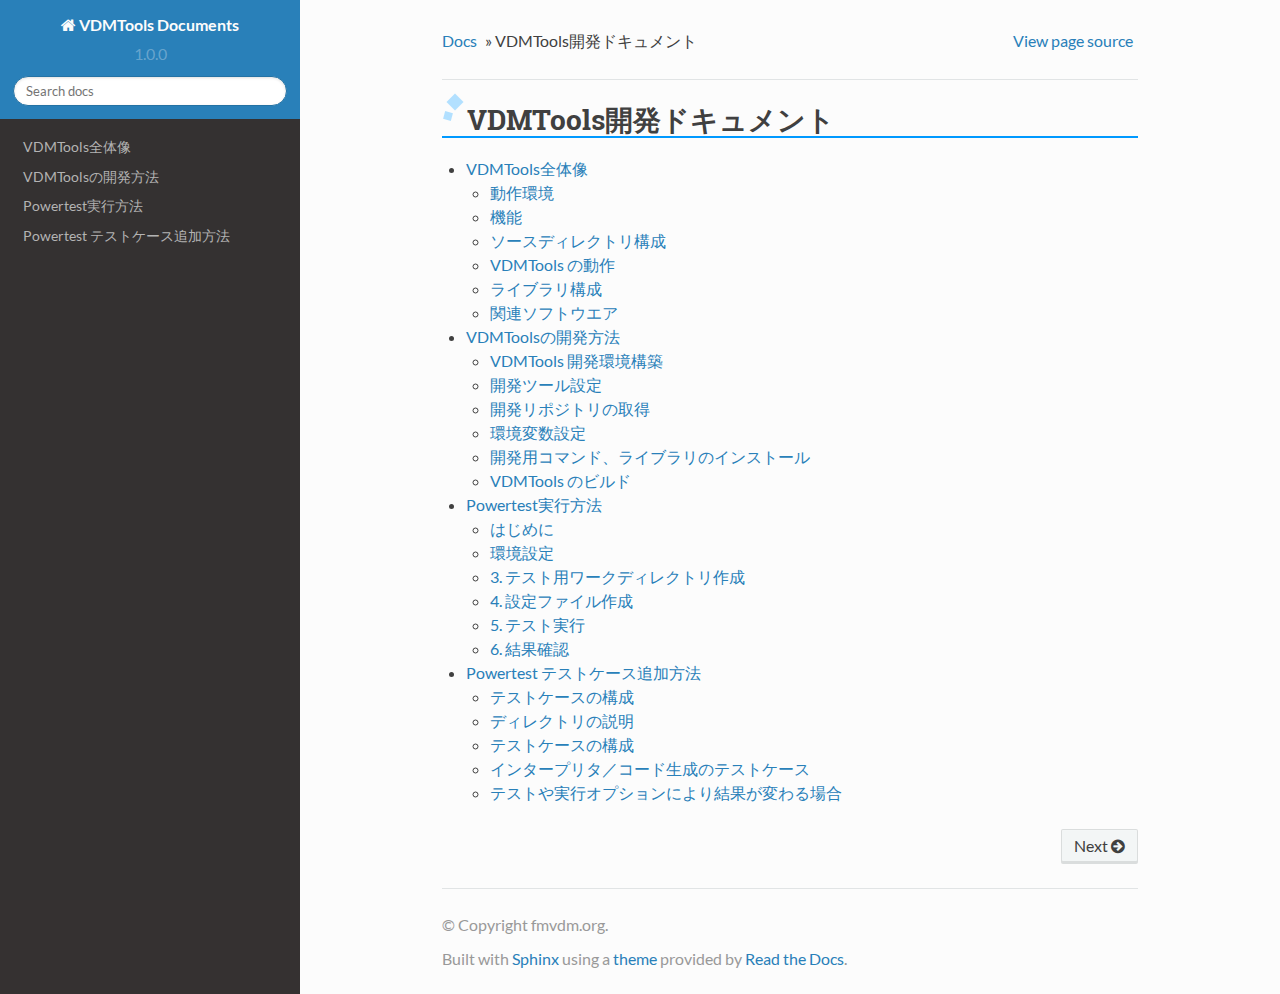
<file: index.html>
<!DOCTYPE html>
<!--[if IE 8]><html class="no-js lt-ie9" lang="en" > <![endif]-->
<!--[if gt IE 8]><!--> <html class="no-js" lang="en" > <!--<![endif]-->
<head>
  <meta charset="utf-8">
  
  <meta name="viewport" content="width=device-width, initial-scale=1.0">
  
  <title>VDMTools開発ドキュメント &mdash; VDMTools Documents 1.0.0 ドキュメント</title>
  

  
  
    <link rel="shortcut icon" href="_static/favicon.ico"/>
  

  

  
  
    

  

  
  
    <link rel="stylesheet" href="_static/css/theme.css" type="text/css" />
  

  
    <link rel="stylesheet" href="_static/custom.css" type="text/css" />
  

  
        <link rel="index" title="索引"
              href="genindex.html"/>
        <link rel="search" title="検索" href="search.html"/>
    <link rel="top" title="VDMTools Documents 1.0.0 ドキュメント" href="#"/>
        <link rel="next" title="VDMTools全体像" href="aboutVDMTools.html"/> 

  
  <script src="_static/js/modernizr.min.js"></script>

</head>

<body class="wy-body-for-nav" role="document">

  <div class="wy-grid-for-nav">

    
    <nav data-toggle="wy-nav-shift" class="wy-nav-side">
      <div class="wy-side-scroll">
        <div class="wy-side-nav-search">
          

          
            <a href="#" class="icon icon-home"> VDMTools Documents
          

          
          </a>

          
            
            
              <div class="version">
                1.0.0
              </div>
            
          

          
<div role="search">
  <form id="rtd-search-form" class="wy-form" action="search.html" method="get">
    <input type="text" name="q" placeholder="Search docs" />
    <input type="hidden" name="check_keywords" value="yes" />
    <input type="hidden" name="area" value="default" />
  </form>
</div>

          
        </div>

        <div class="wy-menu wy-menu-vertical" data-spy="affix" role="navigation" aria-label="main navigation">
          
            
            
                <ul>
<li class="toctree-l1"><a class="reference internal" href="aboutVDMTools.html">VDMTools全体像</a></li>
<li class="toctree-l1"><a class="reference internal" href="VDMToolsDev.html">VDMToolsの開発方法</a></li>
<li class="toctree-l1"><a class="reference internal" href="powertest.html">Powertest実行方法</a></li>
<li class="toctree-l1"><a class="reference internal" href="addPowertestCase.html">Powertest テストケース追加方法</a></li>
</ul>

            
          
        </div>
      </div>
    </nav>

    <section data-toggle="wy-nav-shift" class="wy-nav-content-wrap">

      
      <nav class="wy-nav-top" role="navigation" aria-label="top navigation">
        <i data-toggle="wy-nav-top" class="fa fa-bars"></i>
        <a href="#">VDMTools Documents</a>
      </nav>


      
      <div class="wy-nav-content">
        <div class="rst-content">
          

 



<div role="navigation" aria-label="breadcrumbs navigation">
  <ul class="wy-breadcrumbs">
    <li><a href="#">Docs</a> &raquo;</li>
      
    <li>VDMTools開発ドキュメント</li>
      <li class="wy-breadcrumbs-aside">
        
          
            <a href="_sources/index.txt" rel="nofollow"> View page source</a>
          
        
      </li>
  </ul>
  <hr/>
</div>
          <div role="main" class="document" itemscope="itemscope" itemtype="http://schema.org/Article">
           <div itemprop="articleBody">
            
  <div class="section" id="vdmtools">
<h1>VDMTools開発ドキュメント<a class="headerlink" href="#vdmtools" title="このヘッドラインへのパーマリンク">¶</a></h1>
<div class="toctree-wrapper compound">
<ul>
<li class="toctree-l1"><a class="reference internal" href="aboutVDMTools.html">VDMTools全体像</a><ul>
<li class="toctree-l2"><a class="reference internal" href="aboutVDMTools.html#id1">動作環境</a></li>
<li class="toctree-l2"><a class="reference internal" href="aboutVDMTools.html#id2">機能</a></li>
<li class="toctree-l2"><a class="reference internal" href="aboutVDMTools.html#id3">ソースディレクトリ構成</a></li>
<li class="toctree-l2"><a class="reference internal" href="aboutVDMTools.html#id4">VDMTools の動作</a></li>
<li class="toctree-l2"><a class="reference internal" href="aboutVDMTools.html#id10">ライブラリ構成</a></li>
<li class="toctree-l2"><a class="reference internal" href="aboutVDMTools.html#id11">関連ソフトウエア</a></li>
</ul>
</li>
<li class="toctree-l1"><a class="reference internal" href="VDMToolsDev.html">VDMToolsの開発方法</a><ul>
<li class="toctree-l2"><a class="reference internal" href="VDMToolsDev.html#id2">VDMTools 開発環境構築</a></li>
<li class="toctree-l2"><a class="reference internal" href="VDMToolsDev.html#id3">開発ツール設定</a></li>
<li class="toctree-l2"><a class="reference internal" href="VDMToolsDev.html#id4">開発リポジトリの取得</a></li>
<li class="toctree-l2"><a class="reference internal" href="VDMToolsDev.html#id6">環境変数設定</a></li>
<li class="toctree-l2"><a class="reference internal" href="VDMToolsDev.html#id7">開発用コマンド、ライブラリのインストール</a></li>
<li class="toctree-l2"><a class="reference internal" href="VDMToolsDev.html#id11">VDMTools のビルド</a></li>
</ul>
</li>
<li class="toctree-l1"><a class="reference internal" href="powertest.html">Powertest実行方法</a><ul>
<li class="toctree-l2"><a class="reference internal" href="powertest.html#id1">はじめに</a></li>
<li class="toctree-l2"><a class="reference internal" href="powertest.html#id2">環境設定</a></li>
<li class="toctree-l2"><a class="reference internal" href="powertest.html#id3">3. テスト用ワークディレクトリ作成</a></li>
<li class="toctree-l2"><a class="reference internal" href="powertest.html#id4">4. 設定ファイル作成</a></li>
<li class="toctree-l2"><a class="reference internal" href="powertest.html#id5">5. テスト実行</a></li>
<li class="toctree-l2"><a class="reference internal" href="powertest.html#id6">6. 結果確認</a></li>
</ul>
</li>
<li class="toctree-l1"><a class="reference internal" href="addPowertestCase.html">Powertest テストケース追加方法</a><ul>
<li class="toctree-l2"><a class="reference internal" href="addPowertestCase.html#id1">テストケースの構成</a></li>
<li class="toctree-l2"><a class="reference internal" href="addPowertestCase.html#id2">ディレクトリの説明</a></li>
<li class="toctree-l2"><a class="reference internal" href="addPowertestCase.html#id3">テストケースの構成</a></li>
<li class="toctree-l2"><a class="reference internal" href="addPowertestCase.html#id4">インタープリタ／コード生成のテストケース</a></li>
<li class="toctree-l2"><a class="reference internal" href="addPowertestCase.html#id6">テストや実行オプションにより結果が変わる場合</a></li>
</ul>
</li>
</ul>
</div>
</div>


           </div>
          </div>
          <footer>
  
    <div class="rst-footer-buttons" role="navigation" aria-label="footer navigation">
      
        <a href="aboutVDMTools.html" class="btn btn-neutral float-right" title="VDMTools全体像" accesskey="n">Next <span class="fa fa-arrow-circle-right"></span></a>
      
      
    </div>
  

  <hr/>

  <div role="contentinfo">
    <p>
        &copy; Copyright fmvdm.org.

    </p>
  </div>
  Built with <a href="http://sphinx-doc.org/">Sphinx</a> using a <a href="https://github.com/snide/sphinx_rtd_theme">theme</a> provided by <a href="https://readthedocs.org">Read the Docs</a>. 

</footer>

        </div>
      </div>

    </section>

  </div>
  


  

    <script type="text/javascript">
        var DOCUMENTATION_OPTIONS = {
            URL_ROOT:'./',
            VERSION:'1.0.0',
            COLLAPSE_INDEX:false,
            FILE_SUFFIX:'.html',
            HAS_SOURCE:  true
        };
    </script>
      <script type="text/javascript" src="_static/jquery.js"></script>
      <script type="text/javascript" src="_static/underscore.js"></script>
      <script type="text/javascript" src="_static/doctools.js"></script>
      <script type="text/javascript" src="_static/translations.js"></script>

  

  
  
    <script type="text/javascript" src="_static/js/theme.js"></script>
  

  
  
  <script type="text/javascript">
      jQuery(function () {
          SphinxRtdTheme.StickyNav.enable();
      });
  </script>
   

</body>
</html>
</file>
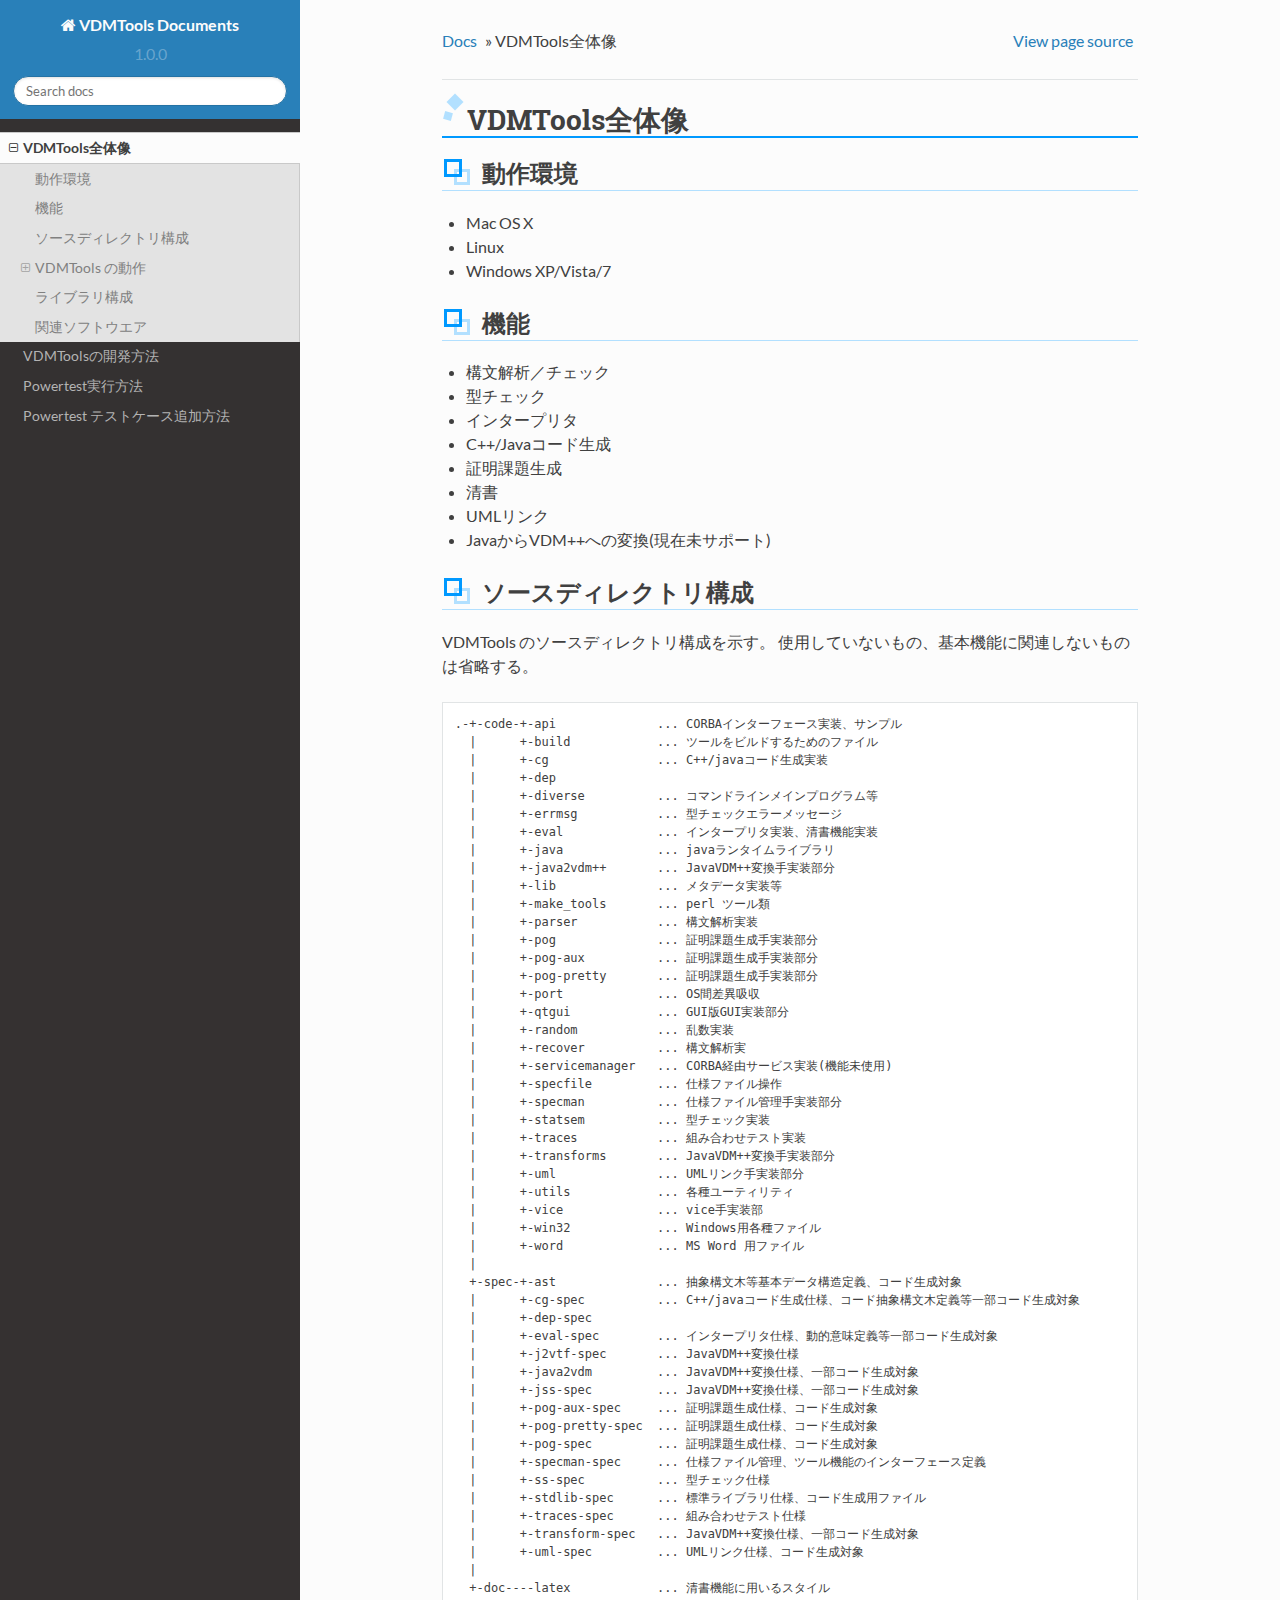
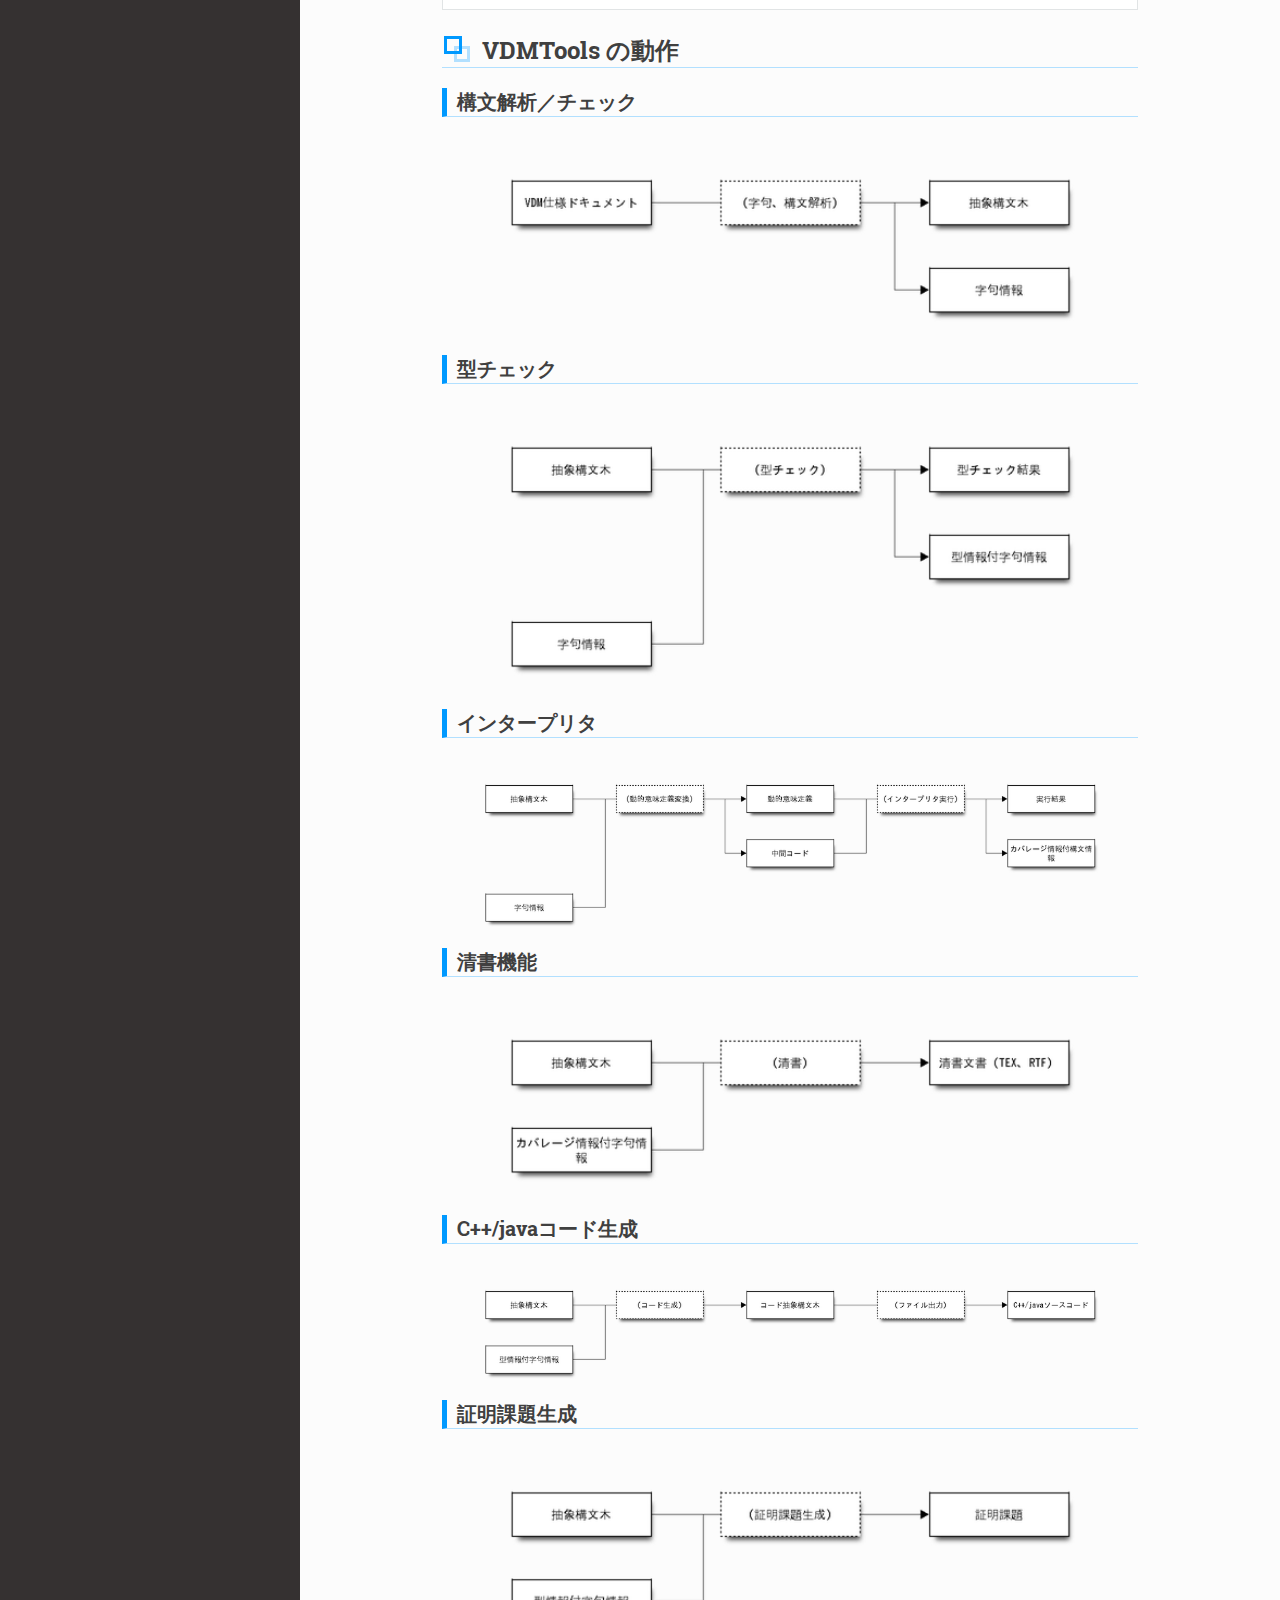
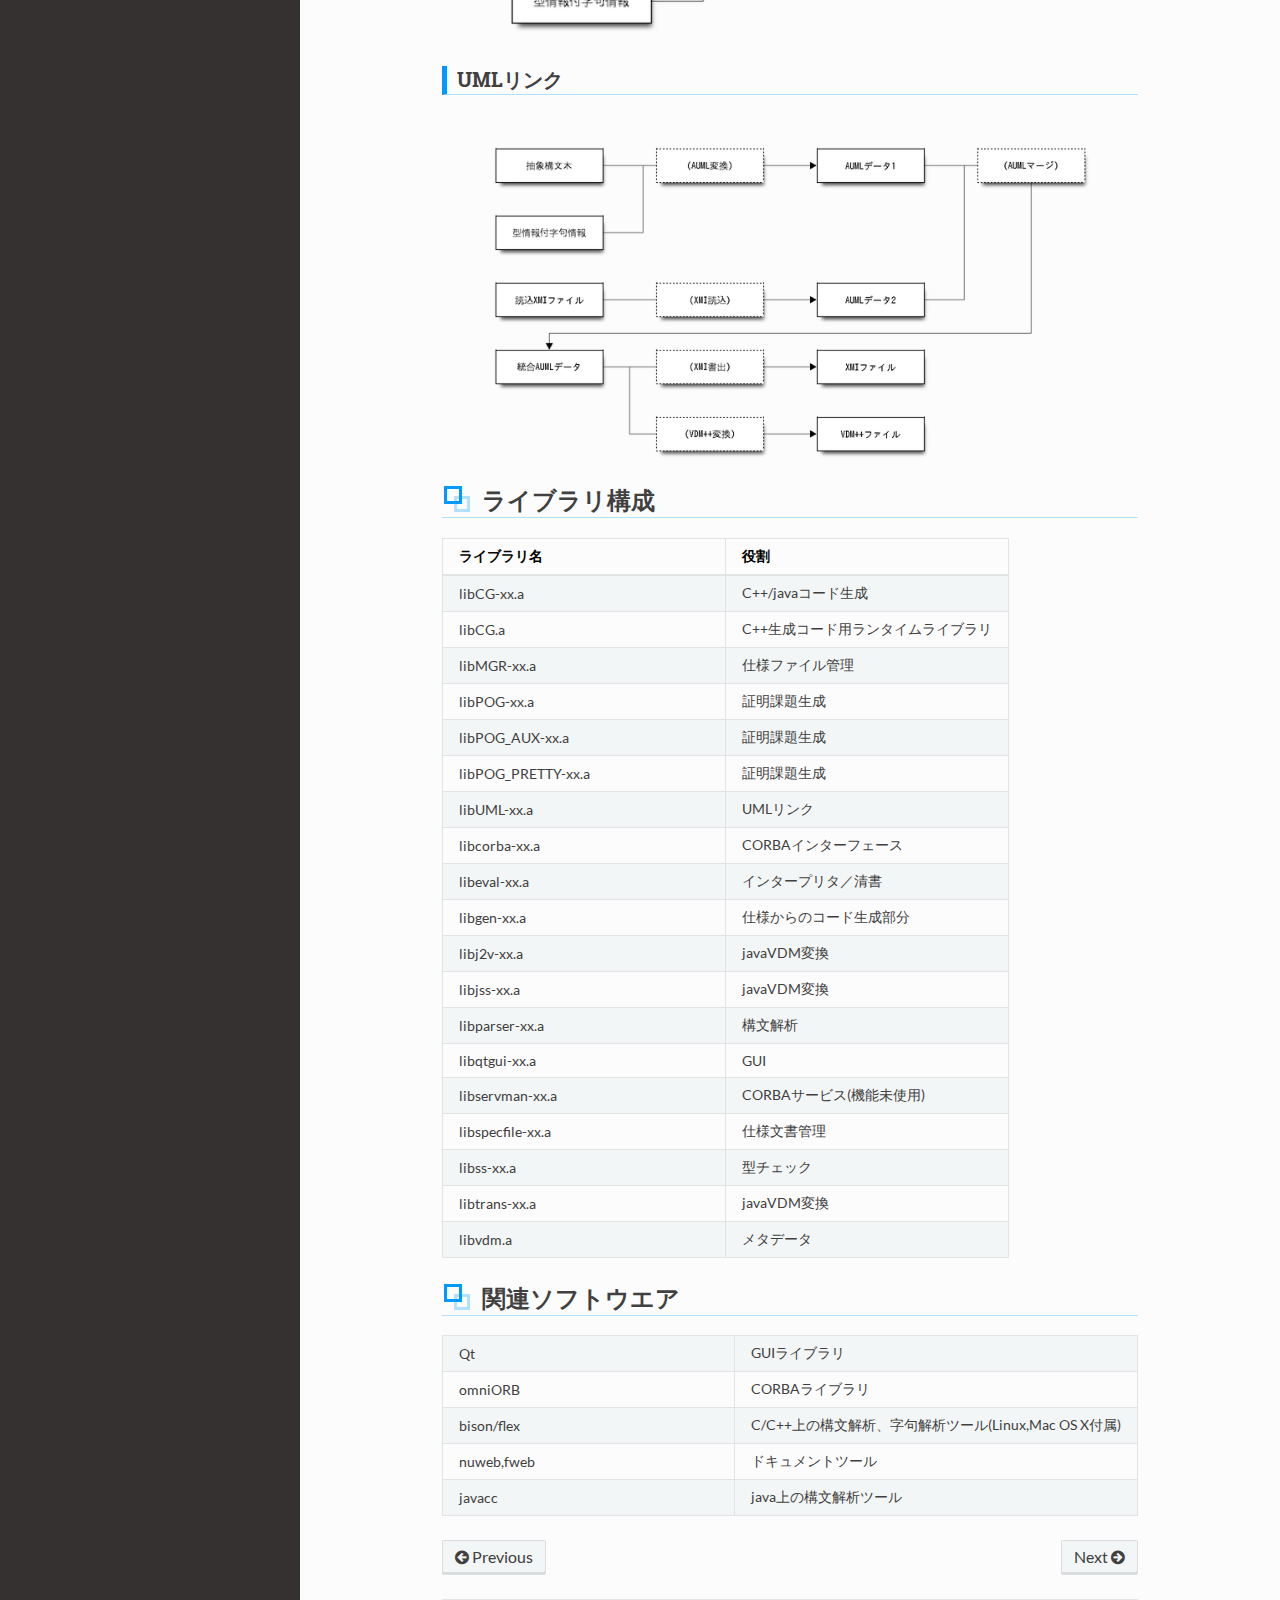
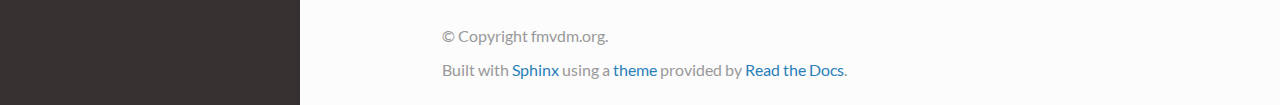
<file: aboutVDMTools.html>
<!DOCTYPE html>
<!--[if IE 8]><html class="no-js lt-ie9" lang="en" > <![endif]-->
<!--[if gt IE 8]><!--> <html class="no-js" lang="en" > <!--<![endif]-->
<head>
  <meta charset="utf-8">
  
  <meta name="viewport" content="width=device-width, initial-scale=1.0">
  
  <title>VDMTools全体像 &mdash; VDMTools Documents 1.0.0 ドキュメント</title>
  

  
  
    <link rel="shortcut icon" href="_static/favicon.ico"/>
  

  

  
  
    

  

  
  
    <link rel="stylesheet" href="_static/css/theme.css" type="text/css" />
  

  
    <link rel="stylesheet" href="_static/custom.css" type="text/css" />
  

  
        <link rel="index" title="索引"
              href="genindex.html"/>
        <link rel="search" title="検索" href="search.html"/>
    <link rel="top" title="VDMTools Documents 1.0.0 ドキュメント" href="index.html"/>
        <link rel="next" title="VDMToolsの開発方法" href="VDMToolsDev.html"/>
        <link rel="prev" title="VDMTools開発ドキュメント" href="index.html"/> 

  
  <script src="_static/js/modernizr.min.js"></script>

</head>

<body class="wy-body-for-nav" role="document">

  <div class="wy-grid-for-nav">

    
    <nav data-toggle="wy-nav-shift" class="wy-nav-side">
      <div class="wy-side-scroll">
        <div class="wy-side-nav-search">
          

          
            <a href="index.html" class="icon icon-home"> VDMTools Documents
          

          
          </a>

          
            
            
              <div class="version">
                1.0.0
              </div>
            
          

          
<div role="search">
  <form id="rtd-search-form" class="wy-form" action="search.html" method="get">
    <input type="text" name="q" placeholder="Search docs" />
    <input type="hidden" name="check_keywords" value="yes" />
    <input type="hidden" name="area" value="default" />
  </form>
</div>

          
        </div>

        <div class="wy-menu wy-menu-vertical" data-spy="affix" role="navigation" aria-label="main navigation">
          
            
            
                <ul class="current">
<li class="toctree-l1 current"><a class="current reference internal" href="#">VDMTools全体像</a><ul>
<li class="toctree-l2"><a class="reference internal" href="#id1">動作環境</a></li>
<li class="toctree-l2"><a class="reference internal" href="#id2">機能</a></li>
<li class="toctree-l2"><a class="reference internal" href="#id3">ソースディレクトリ構成</a></li>
<li class="toctree-l2"><a class="reference internal" href="#id4">VDMTools の動作</a><ul>
<li class="toctree-l3"><a class="reference internal" href="#id5">構文解析／チェック</a></li>
<li class="toctree-l3"><a class="reference internal" href="#id6">型チェック</a></li>
<li class="toctree-l3"><a class="reference internal" href="#id7">インタープリタ</a></li>
<li class="toctree-l3"><a class="reference internal" href="#id8">清書機能</a></li>
<li class="toctree-l3"><a class="reference internal" href="#c-java">C++/javaコード生成</a></li>
<li class="toctree-l3"><a class="reference internal" href="#id9">証明課題生成</a></li>
<li class="toctree-l3"><a class="reference internal" href="#uml">UMLリンク</a></li>
</ul>
</li>
<li class="toctree-l2"><a class="reference internal" href="#id10">ライブラリ構成</a></li>
<li class="toctree-l2"><a class="reference internal" href="#id11">関連ソフトウエア</a></li>
</ul>
</li>
<li class="toctree-l1"><a class="reference internal" href="VDMToolsDev.html">VDMToolsの開発方法</a></li>
<li class="toctree-l1"><a class="reference internal" href="powertest.html">Powertest実行方法</a></li>
<li class="toctree-l1"><a class="reference internal" href="addPowertestCase.html">Powertest テストケース追加方法</a></li>
</ul>

            
          
        </div>
      </div>
    </nav>

    <section data-toggle="wy-nav-shift" class="wy-nav-content-wrap">

      
      <nav class="wy-nav-top" role="navigation" aria-label="top navigation">
        <i data-toggle="wy-nav-top" class="fa fa-bars"></i>
        <a href="index.html">VDMTools Documents</a>
      </nav>


      
      <div class="wy-nav-content">
        <div class="rst-content">
          

 



<div role="navigation" aria-label="breadcrumbs navigation">
  <ul class="wy-breadcrumbs">
    <li><a href="index.html">Docs</a> &raquo;</li>
      
    <li>VDMTools全体像</li>
      <li class="wy-breadcrumbs-aside">
        
          
            <a href="_sources/aboutVDMTools.txt" rel="nofollow"> View page source</a>
          
        
      </li>
  </ul>
  <hr/>
</div>
          <div role="main" class="document" itemscope="itemscope" itemtype="http://schema.org/Article">
           <div itemprop="articleBody">
            
  <div class="section" id="vdmtools">
<h1>VDMTools全体像<a class="headerlink" href="#vdmtools" title="このヘッドラインへのパーマリンク">¶</a></h1>
<div class="section" id="id1">
<h2>動作環境<a class="headerlink" href="#id1" title="このヘッドラインへのパーマリンク">¶</a></h2>
<ul class="simple">
<li>Mac OS X</li>
<li>Linux</li>
<li>Windows XP/Vista/7</li>
</ul>
</div>
<div class="section" id="id2">
<h2>機能<a class="headerlink" href="#id2" title="このヘッドラインへのパーマリンク">¶</a></h2>
<ul class="simple">
<li>構文解析／チェック</li>
<li>型チェック</li>
<li>インタープリタ</li>
<li>C++/Javaコード生成</li>
<li>証明課題生成</li>
<li>清書</li>
<li>UMLリンク</li>
<li>JavaからVDM++への変換(現在未サポート)</li>
</ul>
</div>
<div class="section" id="id3">
<h2>ソースディレクトリ構成<a class="headerlink" href="#id3" title="このヘッドラインへのパーマリンク">¶</a></h2>
<p>VDMTools のソースディレクトリ構成を示す。
使用していないもの、基本機能に関連しないものは省略する。</p>
<div class="highlight-none"><div class="highlight"><pre><span></span>.-+-code-+-api              ... CORBAインターフェース実装、サンプル
  |      +-build            ... ツールをビルドするためのファイル
  |      +-cg               ... C++/javaコード生成実装
  |      +-dep
  |      +-diverse          ... コマンドラインメインプログラム等
  |      +-errmsg           ... 型チェックエラーメッセージ
  |      +-eval             ... インタープリタ実装、清書機能実装
  |      +-java             ... javaランタイムライブラリ
  |      +-java2vdm++       ... JavaVDM++変換手実装部分
  |      +-lib              ... メタデータ実装等
  |      +-make_tools       ... perl ツール類
  |      +-parser           ... 構文解析実装
  |      +-pog              ... 証明課題生成手実装部分
  |      +-pog-aux          ... 証明課題生成手実装部分
  |      +-pog-pretty       ... 証明課題生成手実装部分
  |      +-port             ... OS間差異吸収
  |      +-qtgui            ... GUI版GUI実装部分
  |      +-random           ... 乱数実装
  |      +-recover          ... 構文解析実
  |      +-servicemanager   ... CORBA経由サービス実装(機能未使用)
  |      +-specfile         ... 仕様ファイル操作
  |      +-specman          ... 仕様ファイル管理手実装部分
  |      +-statsem          ... 型チェック実装
  |      +-traces           ... 組み合わせテスト実装
  |      +-transforms       ... JavaVDM++変換手実装部分
  |      +-uml              ... UMLリンク手実装部分
  |      +-utils            ... 各種ユーティリティ
  |      +-vice             ... vice手実装部
  |      +-win32            ... Windows用各種ファイル
  |      +-word             ... MS Word 用ファイル
  |
  +-spec-+-ast              ... 抽象構文木等基本データ構造定義、コード生成対象
  |      +-cg-spec          ... C++/javaコード生成仕様、コード抽象構文木定義等一部コード生成対象
  |      +-dep-spec
  |      +-eval-spec        ... インタープリタ仕様、動的意味定義等一部コード生成対象
  |      +-j2vtf-spec       ... JavaVDM++変換仕様
  |      +-java2vdm         ... JavaVDM++変換仕様、一部コード生成対象
  |      +-jss-spec         ... JavaVDM++変換仕様、一部コード生成対象
  |      +-pog-aux-spec     ... 証明課題生成仕様、コード生成対象
  |      +-pog-pretty-spec  ... 証明課題生成仕様、コード生成対象
  |      +-pog-spec         ... 証明課題生成仕様、コード生成対象
  |      +-specman-spec     ... 仕様ファイル管理、ツール機能のインターフェース定義
  |      +-ss-spec          ... 型チェック仕様
  |      +-stdlib-spec      ... 標準ライブラリ仕様、コード生成用ファイル
  |      +-traces-spec      ... 組み合わせテスト仕様
  |      +-transform-spec   ... JavaVDM++変換仕様、一部コード生成対象
  |      +-uml-spec         ... UMLリンク仕様、コード生成対象
  |
  +-doc----latex            ... 清書機能に用いるスタイル
</pre></div>
</div>
</div>
<div class="section" id="id4">
<h2>VDMTools の動作<a class="headerlink" href="#id4" title="このヘッドラインへのパーマリンク">¶</a></h2>
<div class="section" id="id5">
<h3>構文解析／チェック<a class="headerlink" href="#id5" title="このヘッドラインへのパーマリンク">¶</a></h3>
<div><a class="reference internal image-reference" href="_images/blockdiag-9cd8a687d16c1cf1093a017c91f6846929f09faf.png"><img height="250.0" src="_images/blockdiag-9cd8a687d16c1cf1093a017c91f6846929f09faf.png" width="800.0" /></a></div></div>
<div class="section" id="id6">
<h3>型チェック<a class="headerlink" href="#id6" title="このヘッドラインへのパーマリンク">¶</a></h3>
<div><a class="reference internal image-reference" href="_images/blockdiag-f4cb483293157058f41ccede8ee59910185e0f1a.png"><img height="350.0" src="_images/blockdiag-f4cb483293157058f41ccede8ee59910185e0f1a.png" width="800.0" /></a></div></div>
<div class="section" id="id7">
<h3>インタープリタ<a class="headerlink" href="#id7" title="このヘッドラインへのパーマリンク">¶</a></h3>
<div><a class="reference internal image-reference" href="_images/blockdiag-aa6f3382576976a1347946326d5d059c34110c66.png"><img height="218.75" src="_images/blockdiag-aa6f3382576976a1347946326d5d059c34110c66.png" width="800.0" /></a></div></div>
<div class="section" id="id8">
<h3>清書機能<a class="headerlink" href="#id8" title="このヘッドラインへのパーマリンク">¶</a></h3>
<div><a class="reference internal image-reference" href="_images/blockdiag-d1ce64b08a6a2d936627faf2d74a7a529711d59c.png"><img height="250.0" src="_images/blockdiag-d1ce64b08a6a2d936627faf2d74a7a529711d59c.png" width="800.0" /></a></div></div>
<div class="section" id="c-java">
<h3>C++/javaコード生成<a class="headerlink" href="#c-java" title="このヘッドラインへのパーマリンク">¶</a></h3>
<div><a class="reference internal image-reference" href="_images/blockdiag-6b9a9f177e1b55ae21a9db794b627f8388027059.png"><img height="156.25" src="_images/blockdiag-6b9a9f177e1b55ae21a9db794b627f8388027059.png" width="800.0" /></a></div></div>
<div class="section" id="id9">
<h3>証明課題生成<a class="headerlink" href="#id9" title="このヘッドラインへのパーマリンク">¶</a></h3>
<div><a class="reference internal image-reference" href="_images/blockdiag-2fe26b07254d5a9d02b836b25b0a90fa5d454b86.png"><img height="250.0" src="_images/blockdiag-2fe26b07254d5a9d02b836b25b0a90fa5d454b86.png" width="800.0" /></a></div></div>
<div class="section" id="uml">
<h3>UMLリンク<a class="headerlink" href="#uml" title="このヘッドラインへのパーマリンク">¶</a></h3>
<div><a class="reference internal image-reference" href="_images/blockdiag-a1eeb55a19fd86a439dfcdd80d0c8e93a13be175.png"><img height="423.0769230769231" src="_images/blockdiag-a1eeb55a19fd86a439dfcdd80d0c8e93a13be175.png" width="800.0" /></a></div></div>
</div>
<div class="section" id="id10">
<h2>ライブラリ構成<a class="headerlink" href="#id10" title="このヘッドラインへのパーマリンク">¶</a></h2>
<table border="1" class="docutils">
<colgroup>
<col width="50%" />
<col width="50%" />
</colgroup>
<thead valign="bottom">
<tr class="row-odd"><th class="head">ライブラリ名</th>
<th class="head">役割</th>
</tr>
</thead>
<tbody valign="top">
<tr class="row-even"><td>libCG-xx.a</td>
<td>C++/javaコード生成</td>
</tr>
<tr class="row-odd"><td>libCG.a</td>
<td>C++生成コード用ランタイムライブラリ</td>
</tr>
<tr class="row-even"><td>libMGR-xx.a</td>
<td>仕様ファイル管理</td>
</tr>
<tr class="row-odd"><td>libPOG-xx.a</td>
<td>証明課題生成</td>
</tr>
<tr class="row-even"><td>libPOG_AUX-xx.a</td>
<td>証明課題生成</td>
</tr>
<tr class="row-odd"><td>libPOG_PRETTY-xx.a</td>
<td>証明課題生成</td>
</tr>
<tr class="row-even"><td>libUML-xx.a</td>
<td>UMLリンク</td>
</tr>
<tr class="row-odd"><td>libcorba-xx.a</td>
<td>CORBAインターフェース</td>
</tr>
<tr class="row-even"><td>libeval-xx.a</td>
<td>インタープリタ／清書</td>
</tr>
<tr class="row-odd"><td>libgen-xx.a</td>
<td>仕様からのコード生成部分</td>
</tr>
<tr class="row-even"><td>libj2v-xx.a</td>
<td>javaVDM変換</td>
</tr>
<tr class="row-odd"><td>libjss-xx.a</td>
<td>javaVDM変換</td>
</tr>
<tr class="row-even"><td>libparser-xx.a</td>
<td>構文解析</td>
</tr>
<tr class="row-odd"><td>libqtgui-xx.a</td>
<td>GUI</td>
</tr>
<tr class="row-even"><td>libservman-xx.a</td>
<td>CORBAサービス(機能未使用)</td>
</tr>
<tr class="row-odd"><td>libspecfile-xx.a</td>
<td>仕様文書管理</td>
</tr>
<tr class="row-even"><td>libss-xx.a</td>
<td>型チェック</td>
</tr>
<tr class="row-odd"><td>libtrans-xx.a</td>
<td>javaVDM変換</td>
</tr>
<tr class="row-even"><td>libvdm.a</td>
<td>メタデータ</td>
</tr>
</tbody>
</table>
</div>
<div class="section" id="id11">
<h2>関連ソフトウエア<a class="headerlink" href="#id11" title="このヘッドラインへのパーマリンク">¶</a></h2>
<table border="1" class="docutils">
<colgroup>
<col width="50%" />
<col width="50%" />
</colgroup>
<tbody valign="top">
<tr class="row-odd"><td>Qt</td>
<td>GUIライブラリ</td>
</tr>
<tr class="row-even"><td>omniORB</td>
<td>CORBAライブラリ</td>
</tr>
<tr class="row-odd"><td>bison/flex</td>
<td>C/C++上の構文解析、字句解析ツール(Linux,Mac OS X付属)</td>
</tr>
<tr class="row-even"><td>nuweb,fweb</td>
<td>ドキュメントツール</td>
</tr>
<tr class="row-odd"><td>javacc</td>
<td>java上の構文解析ツール</td>
</tr>
</tbody>
</table>
</div>
</div>


           </div>
          </div>
          <footer>
  
    <div class="rst-footer-buttons" role="navigation" aria-label="footer navigation">
      
        <a href="VDMToolsDev.html" class="btn btn-neutral float-right" title="VDMToolsの開発方法" accesskey="n">Next <span class="fa fa-arrow-circle-right"></span></a>
      
      
        <a href="index.html" class="btn btn-neutral" title="VDMTools開発ドキュメント" accesskey="p"><span class="fa fa-arrow-circle-left"></span> Previous</a>
      
    </div>
  

  <hr/>

  <div role="contentinfo">
    <p>
        &copy; Copyright fmvdm.org.

    </p>
  </div>
  Built with <a href="http://sphinx-doc.org/">Sphinx</a> using a <a href="https://github.com/snide/sphinx_rtd_theme">theme</a> provided by <a href="https://readthedocs.org">Read the Docs</a>. 

</footer>

        </div>
      </div>

    </section>

  </div>
  


  

    <script type="text/javascript">
        var DOCUMENTATION_OPTIONS = {
            URL_ROOT:'./',
            VERSION:'1.0.0',
            COLLAPSE_INDEX:false,
            FILE_SUFFIX:'.html',
            HAS_SOURCE:  true
        };
    </script>
      <script type="text/javascript" src="_static/jquery.js"></script>
      <script type="text/javascript" src="_static/underscore.js"></script>
      <script type="text/javascript" src="_static/doctools.js"></script>
      <script type="text/javascript" src="_static/translations.js"></script>

  

  
  
    <script type="text/javascript" src="_static/js/theme.js"></script>
  

  
  
  <script type="text/javascript">
      jQuery(function () {
          SphinxRtdTheme.StickyNav.enable();
      });
  </script>
   

</body>
</html>
</file>
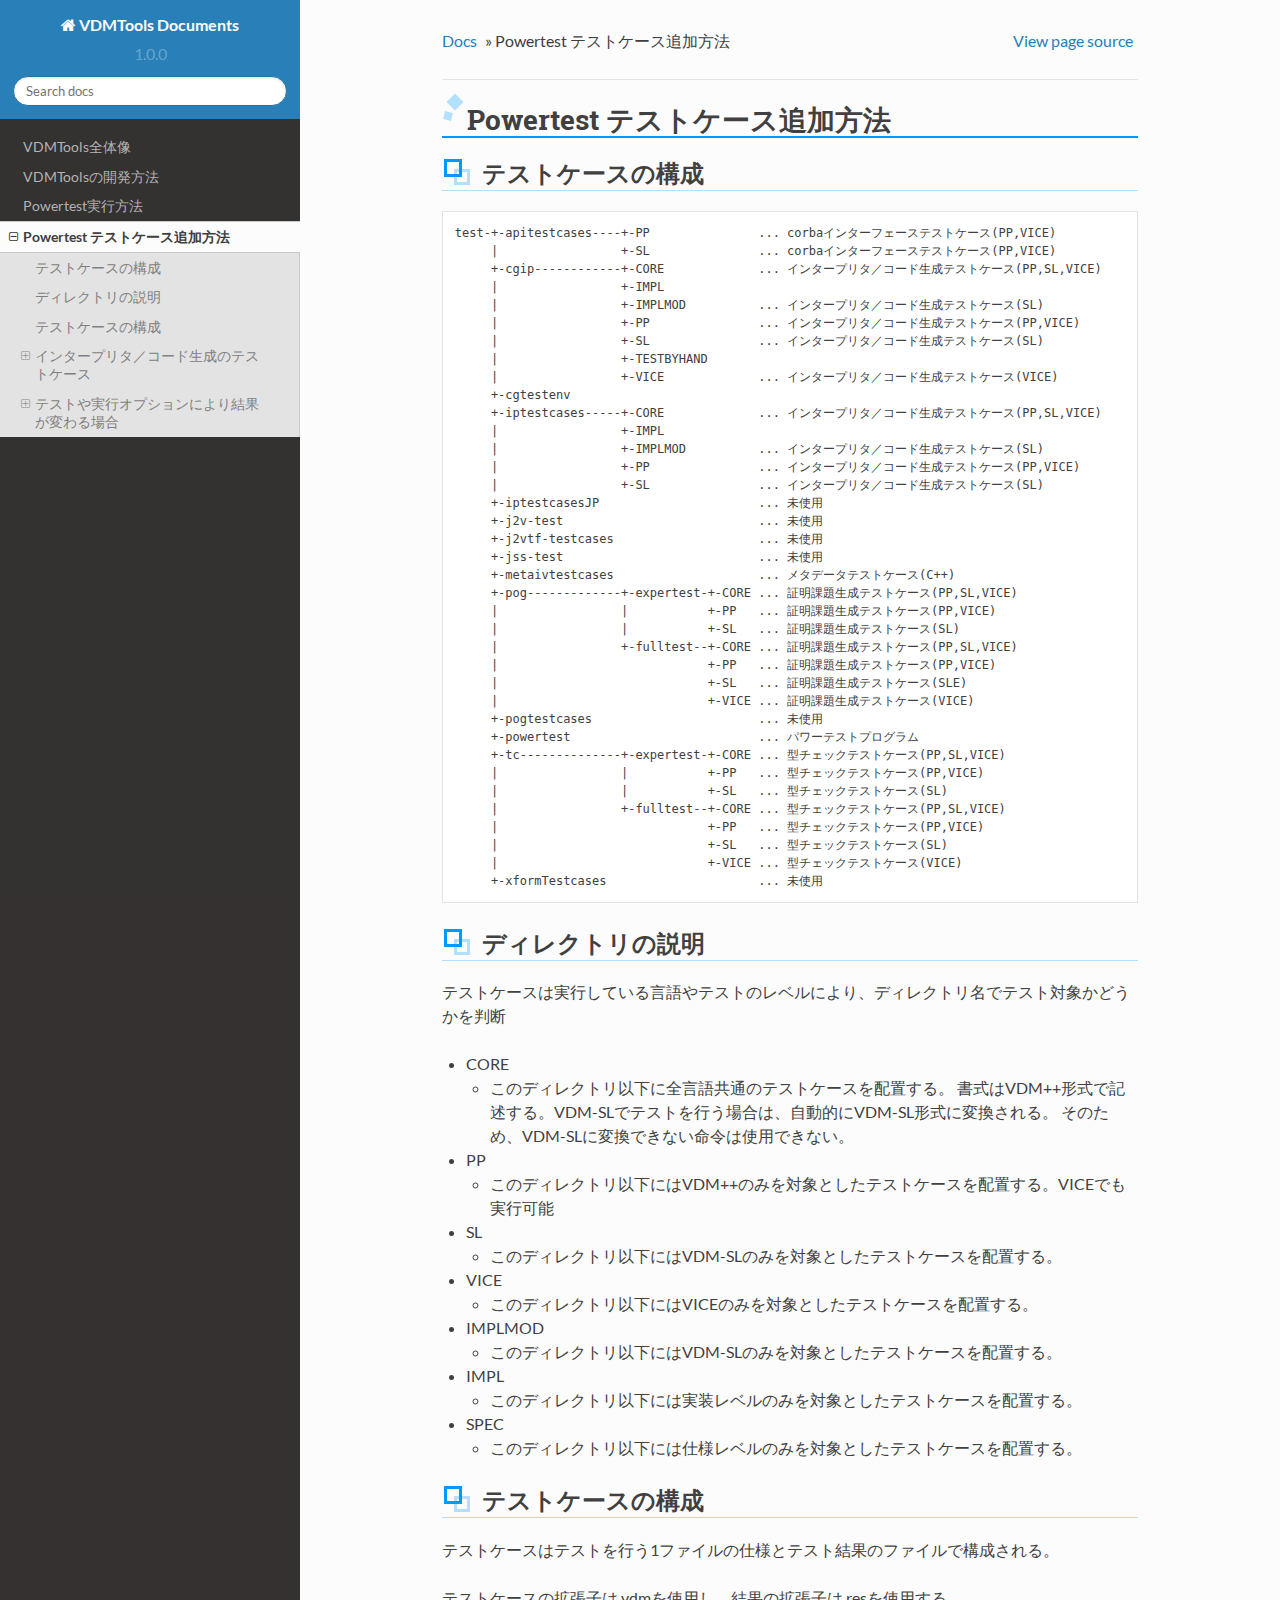
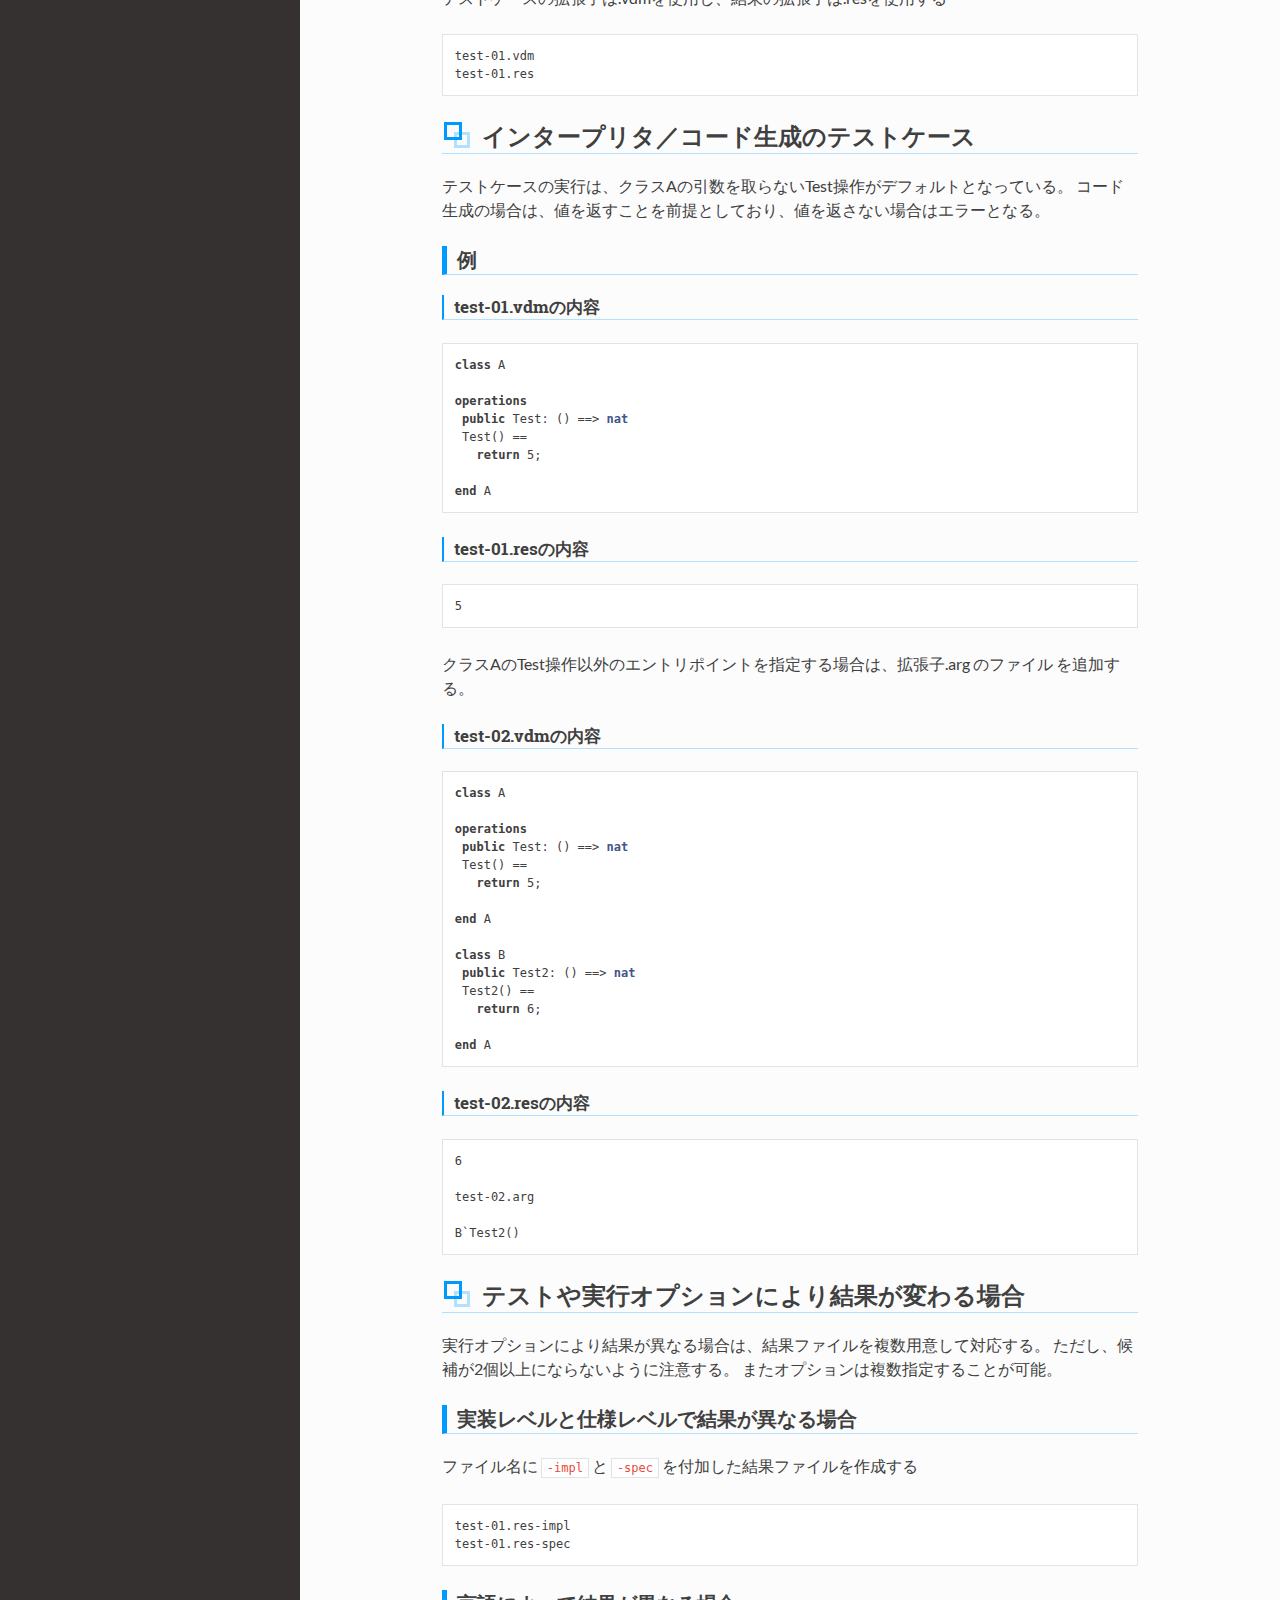
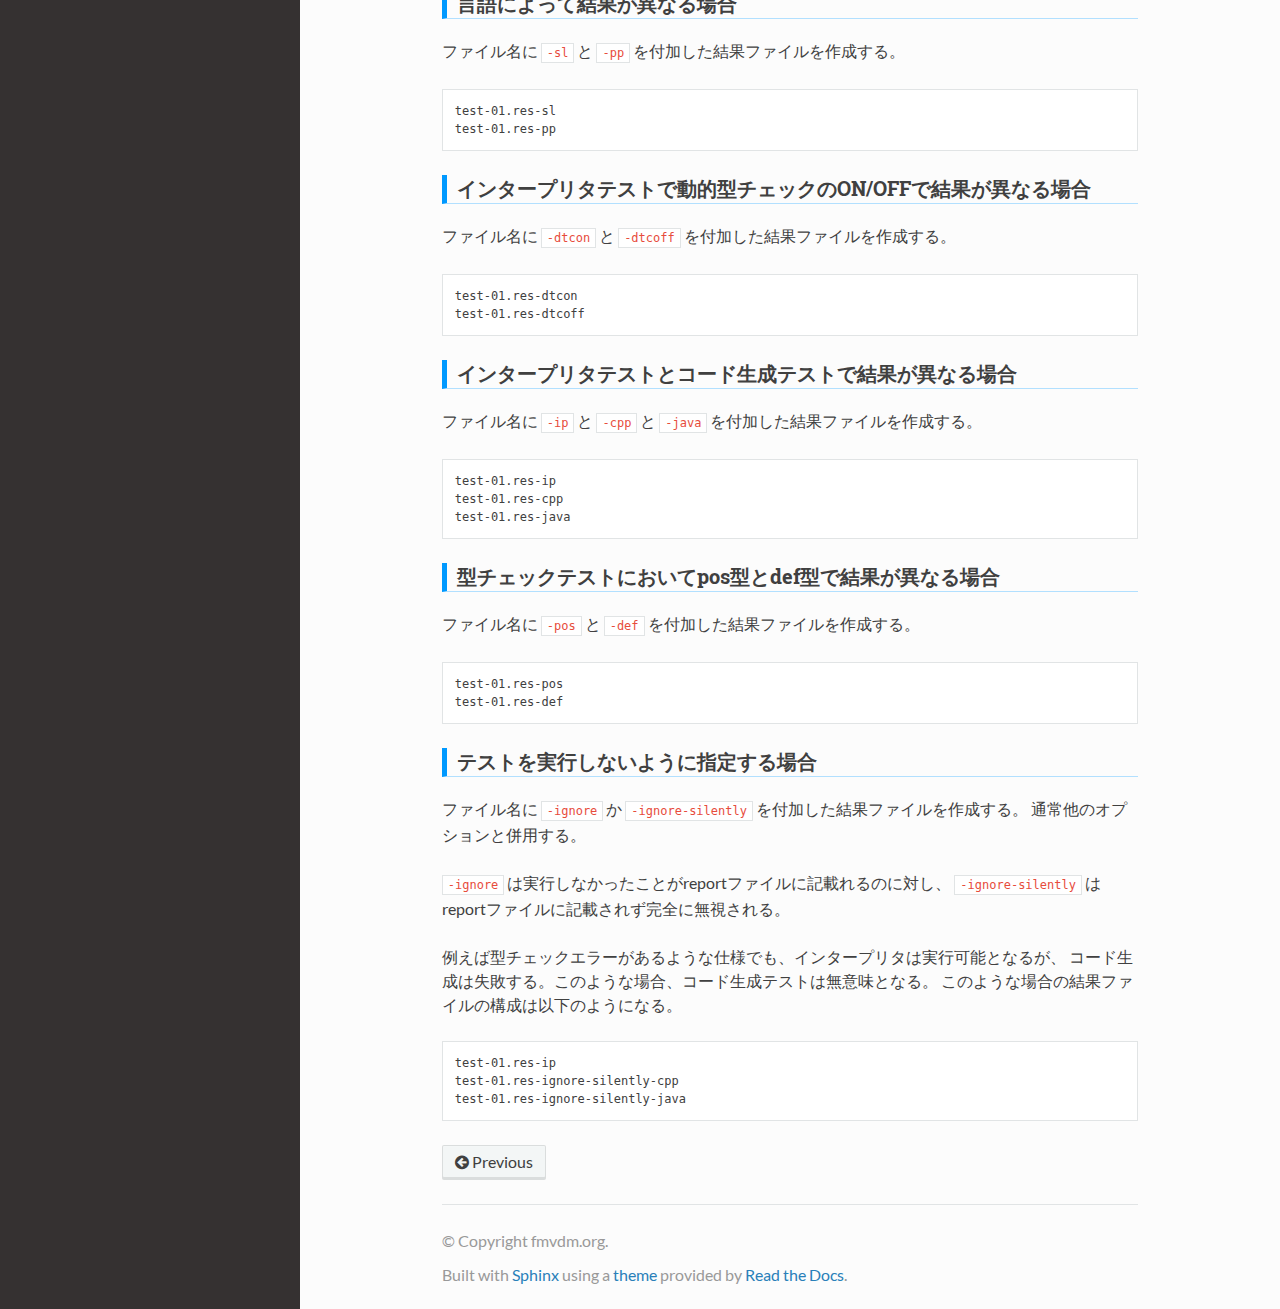
<file: addPowertestCase.html>
<!DOCTYPE html>
<!--[if IE 8]><html class="no-js lt-ie9" lang="en" > <![endif]-->
<!--[if gt IE 8]><!--> <html class="no-js" lang="en" > <!--<![endif]-->
<head>
  <meta charset="utf-8">
  
  <meta name="viewport" content="width=device-width, initial-scale=1.0">
  
  <title>Powertest テストケース追加方法 &mdash; VDMTools Documents 1.0.0 ドキュメント</title>
  

  
  
    <link rel="shortcut icon" href="_static/favicon.ico"/>
  

  

  
  
    

  

  
  
    <link rel="stylesheet" href="_static/css/theme.css" type="text/css" />
  

  
    <link rel="stylesheet" href="_static/custom.css" type="text/css" />
  

  
        <link rel="index" title="索引"
              href="genindex.html"/>
        <link rel="search" title="検索" href="search.html"/>
    <link rel="top" title="VDMTools Documents 1.0.0 ドキュメント" href="index.html"/>
        <link rel="prev" title="Powertest実行方法" href="powertest.html"/> 

  
  <script src="_static/js/modernizr.min.js"></script>

</head>

<body class="wy-body-for-nav" role="document">

  <div class="wy-grid-for-nav">

    
    <nav data-toggle="wy-nav-shift" class="wy-nav-side">
      <div class="wy-side-scroll">
        <div class="wy-side-nav-search">
          

          
            <a href="index.html" class="icon icon-home"> VDMTools Documents
          

          
          </a>

          
            
            
              <div class="version">
                1.0.0
              </div>
            
          

          
<div role="search">
  <form id="rtd-search-form" class="wy-form" action="search.html" method="get">
    <input type="text" name="q" placeholder="Search docs" />
    <input type="hidden" name="check_keywords" value="yes" />
    <input type="hidden" name="area" value="default" />
  </form>
</div>

          
        </div>

        <div class="wy-menu wy-menu-vertical" data-spy="affix" role="navigation" aria-label="main navigation">
          
            
            
                <ul class="current">
<li class="toctree-l1"><a class="reference internal" href="aboutVDMTools.html">VDMTools全体像</a></li>
<li class="toctree-l1"><a class="reference internal" href="VDMToolsDev.html">VDMToolsの開発方法</a></li>
<li class="toctree-l1"><a class="reference internal" href="powertest.html">Powertest実行方法</a></li>
<li class="toctree-l1 current"><a class="current reference internal" href="#">Powertest テストケース追加方法</a><ul>
<li class="toctree-l2"><a class="reference internal" href="#id1">テストケースの構成</a></li>
<li class="toctree-l2"><a class="reference internal" href="#id2">ディレクトリの説明</a></li>
<li class="toctree-l2"><a class="reference internal" href="#id3">テストケースの構成</a></li>
<li class="toctree-l2"><a class="reference internal" href="#id4">インタープリタ／コード生成のテストケース</a><ul>
<li class="toctree-l3"><a class="reference internal" href="#id5">例</a><ul>
<li class="toctree-l4"><a class="reference internal" href="#test-01-vdm">test-01.vdmの内容</a></li>
<li class="toctree-l4"><a class="reference internal" href="#test-01-res">test-01.resの内容</a></li>
<li class="toctree-l4"><a class="reference internal" href="#test-02-vdm">test-02.vdmの内容</a></li>
<li class="toctree-l4"><a class="reference internal" href="#test-02-res">test-02.resの内容</a></li>
</ul>
</li>
</ul>
</li>
<li class="toctree-l2"><a class="reference internal" href="#id6">テストや実行オプションにより結果が変わる場合</a><ul>
<li class="toctree-l3"><a class="reference internal" href="#id7">実装レベルと仕様レベルで結果が異なる場合</a></li>
<li class="toctree-l3"><a class="reference internal" href="#id8">言語によって結果が異なる場合</a></li>
<li class="toctree-l3"><a class="reference internal" href="#on-off">インタープリタテストで動的型チェックのON/OFFで結果が異なる場合</a></li>
<li class="toctree-l3"><a class="reference internal" href="#id9">インタープリタテストとコード生成テストで結果が異なる場合</a></li>
<li class="toctree-l3"><a class="reference internal" href="#posdef">型チェックテストにおいてpos型とdef型で結果が異なる場合</a></li>
<li class="toctree-l3"><a class="reference internal" href="#id10">テストを実行しないように指定する場合</a></li>
</ul>
</li>
</ul>
</li>
</ul>

            
          
        </div>
      </div>
    </nav>

    <section data-toggle="wy-nav-shift" class="wy-nav-content-wrap">

      
      <nav class="wy-nav-top" role="navigation" aria-label="top navigation">
        <i data-toggle="wy-nav-top" class="fa fa-bars"></i>
        <a href="index.html">VDMTools Documents</a>
      </nav>


      
      <div class="wy-nav-content">
        <div class="rst-content">
          

 



<div role="navigation" aria-label="breadcrumbs navigation">
  <ul class="wy-breadcrumbs">
    <li><a href="index.html">Docs</a> &raquo;</li>
      
    <li>Powertest テストケース追加方法</li>
      <li class="wy-breadcrumbs-aside">
        
          
            <a href="_sources/addPowertestCase.txt" rel="nofollow"> View page source</a>
          
        
      </li>
  </ul>
  <hr/>
</div>
          <div role="main" class="document" itemscope="itemscope" itemtype="http://schema.org/Article">
           <div itemprop="articleBody">
            
  <div class="section" id="powertest">
<h1>Powertest テストケース追加方法<a class="headerlink" href="#powertest" title="このヘッドラインへのパーマリンク">¶</a></h1>
<div class="section" id="id1">
<h2>テストケースの構成<a class="headerlink" href="#id1" title="このヘッドラインへのパーマリンク">¶</a></h2>
<div class="highlight-none"><div class="highlight"><pre><span></span>test-+-apitestcases----+-PP               ... corbaインターフェーステストケース(PP,VICE)
     |                 +-SL               ... corbaインターフェーステストケース(PP,VICE)
     +-cgip------------+-CORE             ... インタープリタ／コード生成テストケース(PP,SL,VICE)
     |                 +-IMPL
     |                 +-IMPLMOD          ... インタープリタ／コード生成テストケース(SL)
     |                 +-PP               ... インタープリタ／コード生成テストケース(PP,VICE)
     |                 +-SL               ... インタープリタ／コード生成テストケース(SL)
     |                 +-TESTBYHAND
     |                 +-VICE             ... インタープリタ／コード生成テストケース(VICE)
     +-cgtestenv
     +-iptestcases-----+-CORE             ... インタープリタ／コード生成テストケース(PP,SL,VICE)
     |                 +-IMPL
     |                 +-IMPLMOD          ... インタープリタ／コード生成テストケース(SL)
     |                 +-PP               ... インタープリタ／コード生成テストケース(PP,VICE)
     |                 +-SL               ... インタープリタ／コード生成テストケース(SL)
     +-iptestcasesJP                      ... 未使用
     +-j2v-test                           ... 未使用
     +-j2vtf-testcases                    ... 未使用
     +-jss-test                           ... 未使用
     +-metaivtestcases                    ... メタデータテストケース(C++)
     +-pog-------------+-expertest-+-CORE ... 証明課題生成テストケース(PP,SL,VICE)
     |                 |           +-PP   ... 証明課題生成テストケース(PP,VICE)
     |                 |           +-SL   ... 証明課題生成テストケース(SL)
     |                 +-fulltest--+-CORE ... 証明課題生成テストケース(PP,SL,VICE)
     |                             +-PP   ... 証明課題生成テストケース(PP,VICE)
     |                             +-SL   ... 証明課題生成テストケース(SLE)
     |                             +-VICE ... 証明課題生成テストケース(VICE)
     +-pogtestcases                       ... 未使用
     +-powertest                          ... パワーテストプログラム
     +-tc--------------+-expertest-+-CORE ... 型チェックテストケース(PP,SL,VICE)
     |                 |           +-PP   ... 型チェックテストケース(PP,VICE)
     |                 |           +-SL   ... 型チェックテストケース(SL)
     |                 +-fulltest--+-CORE ... 型チェックテストケース(PP,SL,VICE)
     |                             +-PP   ... 型チェックテストケース(PP,VICE)
     |                             +-SL   ... 型チェックテストケース(SL)
     |                             +-VICE ... 型チェックテストケース(VICE)
     +-xformTestcases                     ... 未使用
</pre></div>
</div>
</div>
<div class="section" id="id2">
<h2>ディレクトリの説明<a class="headerlink" href="#id2" title="このヘッドラインへのパーマリンク">¶</a></h2>
<p>テストケースは実行している言語やテストのレベルにより、ディレクトリ名でテスト対象かどうかを判断</p>
<ul class="simple">
<li>CORE<ul>
<li>このディレクトリ以下に全言語共通のテストケースを配置する。
書式はVDM++形式で記述する。VDM-SLでテストを行う場合は、自動的にVDM-SL形式に変換される。
そのため、VDM-SLに変換できない命令は使用できない。</li>
</ul>
</li>
<li>PP<ul>
<li>このディレクトリ以下にはVDM++のみを対象としたテストケースを配置する。VICEでも実行可能</li>
</ul>
</li>
<li>SL<ul>
<li>このディレクトリ以下にはVDM-SLのみを対象としたテストケースを配置する。</li>
</ul>
</li>
<li>VICE<ul>
<li>このディレクトリ以下にはVICEのみを対象としたテストケースを配置する。</li>
</ul>
</li>
<li>IMPLMOD<ul>
<li>このディレクトリ以下にはVDM-SLのみを対象としたテストケースを配置する。</li>
</ul>
</li>
<li>IMPL<ul>
<li>このディレクトリ以下には実装レベルのみを対象としたテストケースを配置する。</li>
</ul>
</li>
<li>SPEC<ul>
<li>このディレクトリ以下には仕様レベルのみを対象としたテストケースを配置する。</li>
</ul>
</li>
</ul>
</div>
<div class="section" id="id3">
<h2>テストケースの構成<a class="headerlink" href="#id3" title="このヘッドラインへのパーマリンク">¶</a></h2>
<p>テストケースはテストを行う1ファイルの仕様とテスト結果のファイルで構成される。</p>
<p>テストケースの拡張子は.vdmを使用し、結果の拡張子は.resを使用する</p>
<div class="highlight-none"><div class="highlight"><pre><span></span>test-01.vdm
test-01.res
</pre></div>
</div>
</div>
<div class="section" id="id4">
<h2>インタープリタ／コード生成のテストケース<a class="headerlink" href="#id4" title="このヘッドラインへのパーマリンク">¶</a></h2>
<p>テストケースの実行は、クラスAの引数を取らないTest操作がデフォルトとなっている。
コード生成の場合は、値を返すことを前提としており、値を返さない場合はエラーとなる。</p>
<div class="section" id="id5">
<h3>例<a class="headerlink" href="#id5" title="このヘッドラインへのパーマリンク">¶</a></h3>
<div class="section" id="test-01-vdm">
<h4>test-01.vdmの内容<a class="headerlink" href="#test-01-vdm" title="このヘッドラインへのパーマリンク">¶</a></h4>
<div class="highlight-vdm"><div class="highlight"><pre><span></span><span class="k">class</span> A

<span class="k">operations</span>
 <span class="kd">public</span> Test: () ==&gt; <span class="kt">nat</span>
 Test() ==
   <span class="k">return</span> 5;

<span class="k">end</span> A
</pre></div>
</div>
</div>
<div class="section" id="test-01-res">
<h4>test-01.resの内容<a class="headerlink" href="#test-01-res" title="このヘッドラインへのパーマリンク">¶</a></h4>
<div class="highlight-none"><div class="highlight"><pre><span></span>5
</pre></div>
</div>
<p>クラスAのTest操作以外のエントリポイントを指定する場合は、拡張子.arg のファイル
を追加する。</p>
</div>
<div class="section" id="test-02-vdm">
<h4>test-02.vdmの内容<a class="headerlink" href="#test-02-vdm" title="このヘッドラインへのパーマリンク">¶</a></h4>
<div class="highlight-vdm"><div class="highlight"><pre><span></span><span class="k">class</span> A

<span class="k">operations</span>
 <span class="kd">public</span> Test: () ==&gt; <span class="kt">nat</span>
 Test() ==
   <span class="k">return</span> 5;

<span class="k">end</span> A

<span class="k">class</span> B
 <span class="kd">public</span> Test2: () ==&gt; <span class="kt">nat</span>
 Test2() ==
   <span class="k">return</span> 6;

<span class="k">end</span> A
</pre></div>
</div>
</div>
<div class="section" id="test-02-res">
<h4>test-02.resの内容<a class="headerlink" href="#test-02-res" title="このヘッドラインへのパーマリンク">¶</a></h4>
<div class="highlight-none"><div class="highlight"><pre><span></span>6

test-02.arg

B`Test2()
</pre></div>
</div>
</div>
</div>
</div>
<div class="section" id="id6">
<h2>テストや実行オプションにより結果が変わる場合<a class="headerlink" href="#id6" title="このヘッドラインへのパーマリンク">¶</a></h2>
<p>実行オプションにより結果が異なる場合は、結果ファイルを複数用意して対応する。
ただし、候補が2個以上にならないように注意する。
またオプションは複数指定することが可能。</p>
<div class="section" id="id7">
<h3>実装レベルと仕様レベルで結果が異なる場合<a class="headerlink" href="#id7" title="このヘッドラインへのパーマリンク">¶</a></h3>
<p>ファイル名に <code class="docutils literal"><span class="pre">-impl</span></code> と <code class="docutils literal"><span class="pre">-spec</span></code> を付加した結果ファイルを作成する</p>
<div class="highlight-none"><div class="highlight"><pre><span></span>test-01.res-impl
test-01.res-spec
</pre></div>
</div>
</div>
<div class="section" id="id8">
<h3>言語によって結果が異なる場合<a class="headerlink" href="#id8" title="このヘッドラインへのパーマリンク">¶</a></h3>
<p>ファイル名に <code class="docutils literal"><span class="pre">-sl</span></code> と <code class="docutils literal"><span class="pre">-pp</span></code> を付加した結果ファイルを作成する。</p>
<div class="highlight-none"><div class="highlight"><pre><span></span>test-01.res-sl
test-01.res-pp
</pre></div>
</div>
</div>
<div class="section" id="on-off">
<h3>インタープリタテストで動的型チェックのON/OFFで結果が異なる場合<a class="headerlink" href="#on-off" title="このヘッドラインへのパーマリンク">¶</a></h3>
<p>ファイル名に <code class="docutils literal"><span class="pre">-dtcon</span></code> と <code class="docutils literal"><span class="pre">-dtcoff</span></code> を付加した結果ファイルを作成する。</p>
<div class="highlight-none"><div class="highlight"><pre><span></span>test-01.res-dtcon
test-01.res-dtcoff
</pre></div>
</div>
</div>
<div class="section" id="id9">
<h3>インタープリタテストとコード生成テストで結果が異なる場合<a class="headerlink" href="#id9" title="このヘッドラインへのパーマリンク">¶</a></h3>
<p>ファイル名に <code class="docutils literal"><span class="pre">-ip</span></code> と <code class="docutils literal"><span class="pre">-cpp</span></code> と <code class="docutils literal"><span class="pre">-java</span></code> を付加した結果ファイルを作成する。</p>
<div class="highlight-none"><div class="highlight"><pre><span></span>test-01.res-ip
test-01.res-cpp
test-01.res-java
</pre></div>
</div>
</div>
<div class="section" id="posdef">
<h3>型チェックテストにおいてpos型とdef型で結果が異なる場合<a class="headerlink" href="#posdef" title="このヘッドラインへのパーマリンク">¶</a></h3>
<p>ファイル名に <code class="docutils literal"><span class="pre">-pos</span></code> と <code class="docutils literal"><span class="pre">-def</span></code> を付加した結果ファイルを作成する。</p>
<div class="highlight-none"><div class="highlight"><pre><span></span>test-01.res-pos
test-01.res-def
</pre></div>
</div>
</div>
<div class="section" id="id10">
<h3>テストを実行しないように指定する場合<a class="headerlink" href="#id10" title="このヘッドラインへのパーマリンク">¶</a></h3>
<p>ファイル名に <code class="docutils literal"><span class="pre">-ignore</span></code> か <code class="docutils literal"><span class="pre">-ignore-silently</span></code> を付加した結果ファイルを作成する。
通常他のオプションと併用する。</p>
<p><code class="docutils literal"><span class="pre">-ignore</span></code> は実行しなかったことがreportファイルに記載れるのに対し、
<code class="docutils literal"><span class="pre">-ignore-silently</span></code> はreportファイルに記載されず完全に無視される。</p>
<p>例えば型チェックエラーがあるような仕様でも、インタープリタは実行可能となるが、
コード生成は失敗する。このような場合、コード生成テストは無意味となる。
このような場合の結果ファイルの構成は以下のようになる。</p>
<div class="highlight-none"><div class="highlight"><pre><span></span>test-01.res-ip
test-01.res-ignore-silently-cpp
test-01.res-ignore-silently-java
</pre></div>
</div>
</div>
</div>
</div>


           </div>
          </div>
          <footer>
  
    <div class="rst-footer-buttons" role="navigation" aria-label="footer navigation">
      
      
        <a href="powertest.html" class="btn btn-neutral" title="Powertest実行方法" accesskey="p"><span class="fa fa-arrow-circle-left"></span> Previous</a>
      
    </div>
  

  <hr/>

  <div role="contentinfo">
    <p>
        &copy; Copyright fmvdm.org.

    </p>
  </div>
  Built with <a href="http://sphinx-doc.org/">Sphinx</a> using a <a href="https://github.com/snide/sphinx_rtd_theme">theme</a> provided by <a href="https://readthedocs.org">Read the Docs</a>. 

</footer>

        </div>
      </div>

    </section>

  </div>
  


  

    <script type="text/javascript">
        var DOCUMENTATION_OPTIONS = {
            URL_ROOT:'./',
            VERSION:'1.0.0',
            COLLAPSE_INDEX:false,
            FILE_SUFFIX:'.html',
            HAS_SOURCE:  true
        };
    </script>
      <script type="text/javascript" src="_static/jquery.js"></script>
      <script type="text/javascript" src="_static/underscore.js"></script>
      <script type="text/javascript" src="_static/doctools.js"></script>
      <script type="text/javascript" src="_static/translations.js"></script>

  

  
  
    <script type="text/javascript" src="_static/js/theme.js"></script>
  

  
  
  <script type="text/javascript">
      jQuery(function () {
          SphinxRtdTheme.StickyNav.enable();
      });
  </script>
   

</body>
</html>
</file>
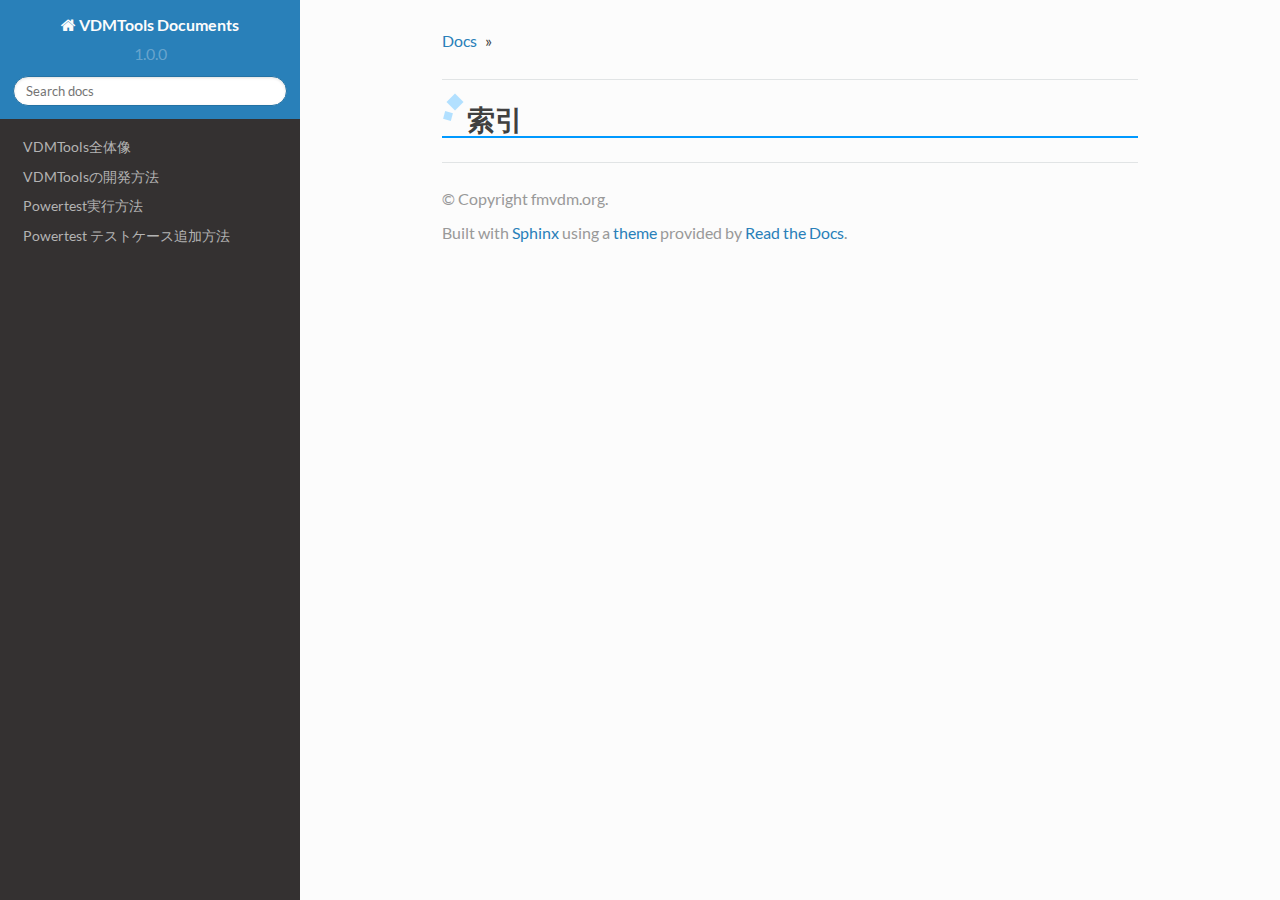
<file: genindex.html>
<!DOCTYPE html>
<!--[if IE 8]><html class="no-js lt-ie9" lang="en" > <![endif]-->
<!--[if gt IE 8]><!--> <html class="no-js" lang="en" > <!--<![endif]-->
<head>
  <meta charset="utf-8">
  
  <meta name="viewport" content="width=device-width, initial-scale=1.0">
  
  <title>索引 &mdash; VDMTools Documents 1.0.0 ドキュメント</title>
  

  
  
    <link rel="shortcut icon" href="_static/favicon.ico"/>
  

  

  
  
    

  

  
  
    <link rel="stylesheet" href="_static/css/theme.css" type="text/css" />
  

  
    <link rel="stylesheet" href="_static/custom.css" type="text/css" />
  

  
        <link rel="index" title="索引"
              href="#"/>
        <link rel="search" title="検索" href="search.html"/>
    <link rel="top" title="VDMTools Documents 1.0.0 ドキュメント" href="index.html"/> 

  
  <script src="_static/js/modernizr.min.js"></script>

</head>

<body class="wy-body-for-nav" role="document">

  <div class="wy-grid-for-nav">

    
    <nav data-toggle="wy-nav-shift" class="wy-nav-side">
      <div class="wy-side-scroll">
        <div class="wy-side-nav-search">
          

          
            <a href="index.html" class="icon icon-home"> VDMTools Documents
          

          
          </a>

          
            
            
              <div class="version">
                1.0.0
              </div>
            
          

          
<div role="search">
  <form id="rtd-search-form" class="wy-form" action="search.html" method="get">
    <input type="text" name="q" placeholder="Search docs" />
    <input type="hidden" name="check_keywords" value="yes" />
    <input type="hidden" name="area" value="default" />
  </form>
</div>

          
        </div>

        <div class="wy-menu wy-menu-vertical" data-spy="affix" role="navigation" aria-label="main navigation">
          
            
            
                <ul>
<li class="toctree-l1"><a class="reference internal" href="aboutVDMTools.html">VDMTools全体像</a></li>
<li class="toctree-l1"><a class="reference internal" href="VDMToolsDev.html">VDMToolsの開発方法</a></li>
<li class="toctree-l1"><a class="reference internal" href="powertest.html">Powertest実行方法</a></li>
<li class="toctree-l1"><a class="reference internal" href="addPowertestCase.html">Powertest テストケース追加方法</a></li>
</ul>

            
          
        </div>
      </div>
    </nav>

    <section data-toggle="wy-nav-shift" class="wy-nav-content-wrap">

      
      <nav class="wy-nav-top" role="navigation" aria-label="top navigation">
        <i data-toggle="wy-nav-top" class="fa fa-bars"></i>
        <a href="index.html">VDMTools Documents</a>
      </nav>


      
      <div class="wy-nav-content">
        <div class="rst-content">
          





<div role="navigation" aria-label="breadcrumbs navigation">
  <ul class="wy-breadcrumbs">
    <li><a href="index.html">Docs</a> &raquo;</li>
      
    <li></li>
      <li class="wy-breadcrumbs-aside">
        
          
        
      </li>
  </ul>
  <hr/>
</div>
          <div role="main" class="document" itemscope="itemscope" itemtype="http://schema.org/Article">
           <div itemprop="articleBody">
            

<h1 id="index">索引</h1>

<div class="genindex-jumpbox">
 
</div>


           </div>
          </div>
          <footer>
  

  <hr/>

  <div role="contentinfo">
    <p>
        &copy; Copyright fmvdm.org.

    </p>
  </div>
  Built with <a href="http://sphinx-doc.org/">Sphinx</a> using a <a href="https://github.com/snide/sphinx_rtd_theme">theme</a> provided by <a href="https://readthedocs.org">Read the Docs</a>. 

</footer>

        </div>
      </div>

    </section>

  </div>
  


  

    <script type="text/javascript">
        var DOCUMENTATION_OPTIONS = {
            URL_ROOT:'./',
            VERSION:'1.0.0',
            COLLAPSE_INDEX:false,
            FILE_SUFFIX:'.html',
            HAS_SOURCE:  true
        };
    </script>
      <script type="text/javascript" src="_static/jquery.js"></script>
      <script type="text/javascript" src="_static/underscore.js"></script>
      <script type="text/javascript" src="_static/doctools.js"></script>
      <script type="text/javascript" src="_static/translations.js"></script>

  

  
  
    <script type="text/javascript" src="_static/js/theme.js"></script>
  

  
  
  <script type="text/javascript">
      jQuery(function () {
          SphinxRtdTheme.StickyNav.enable();
      });
  </script>
   

</body>
</html>
</file>
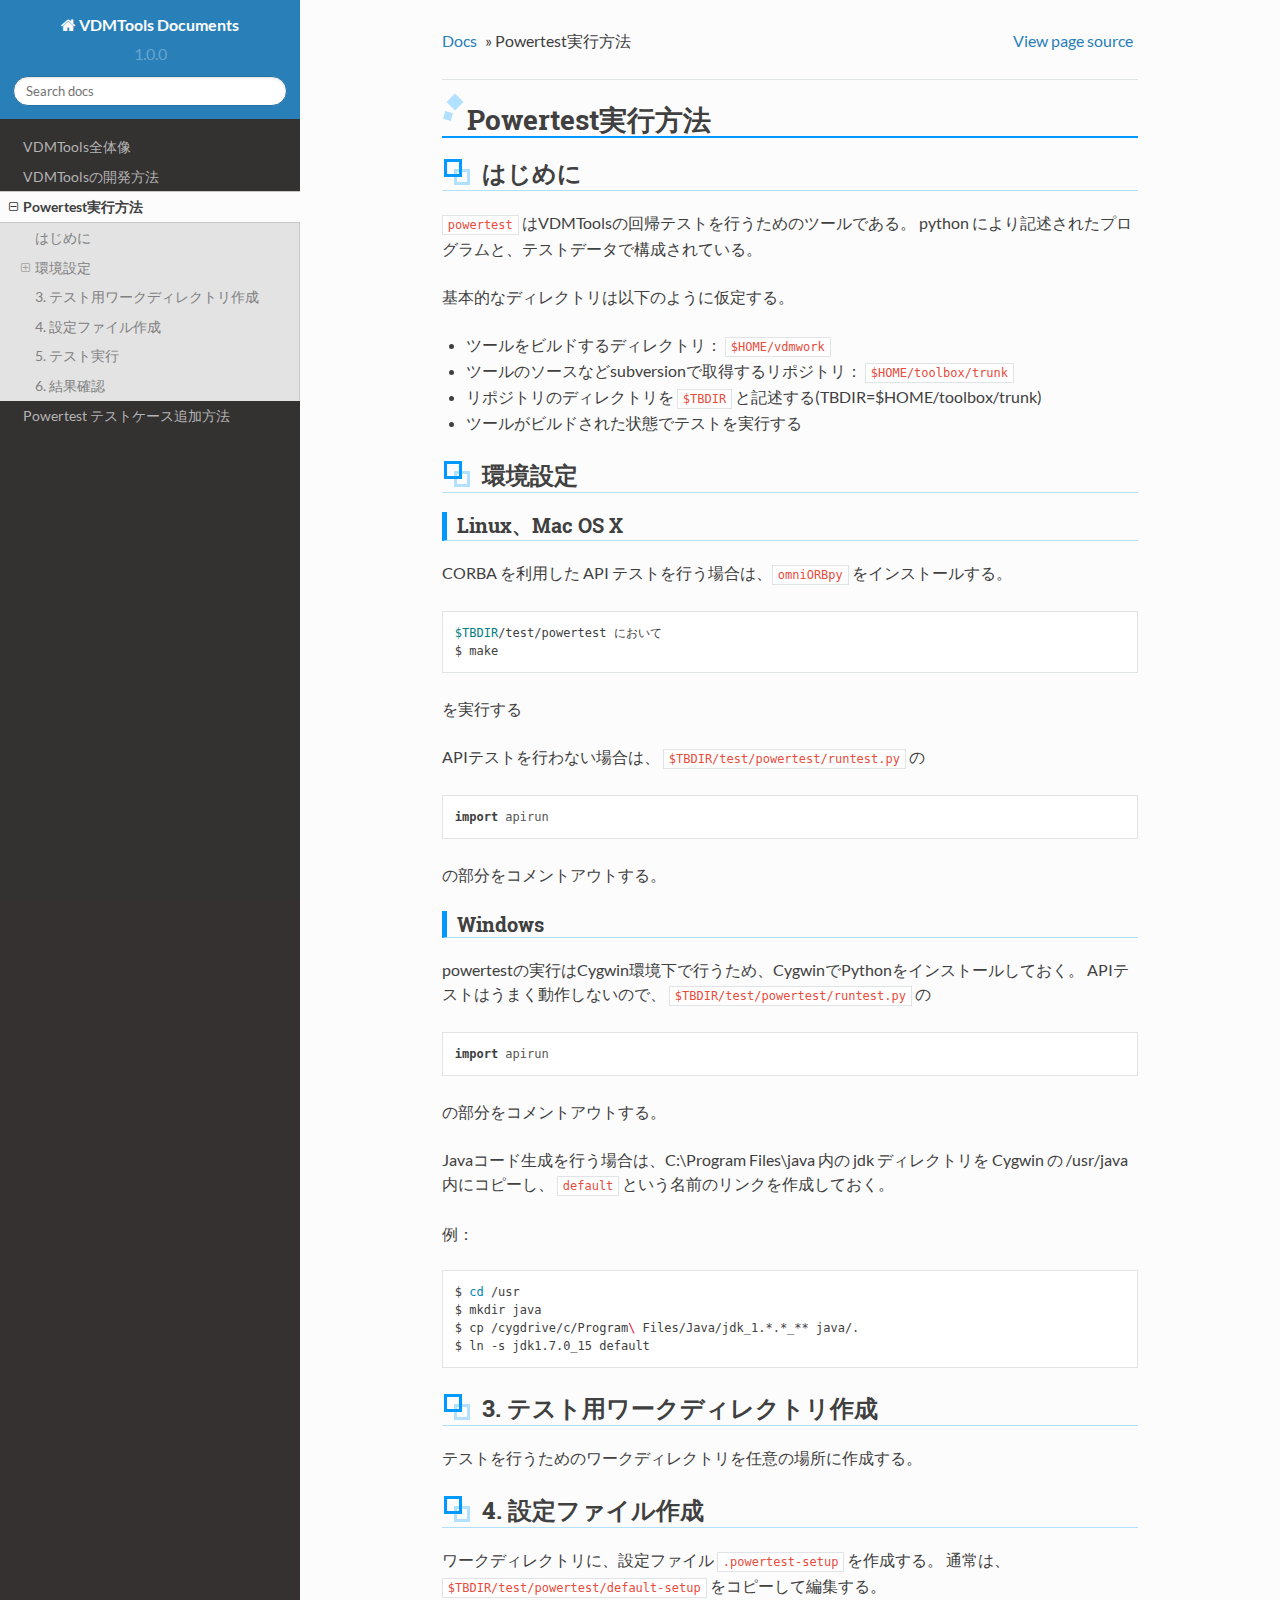
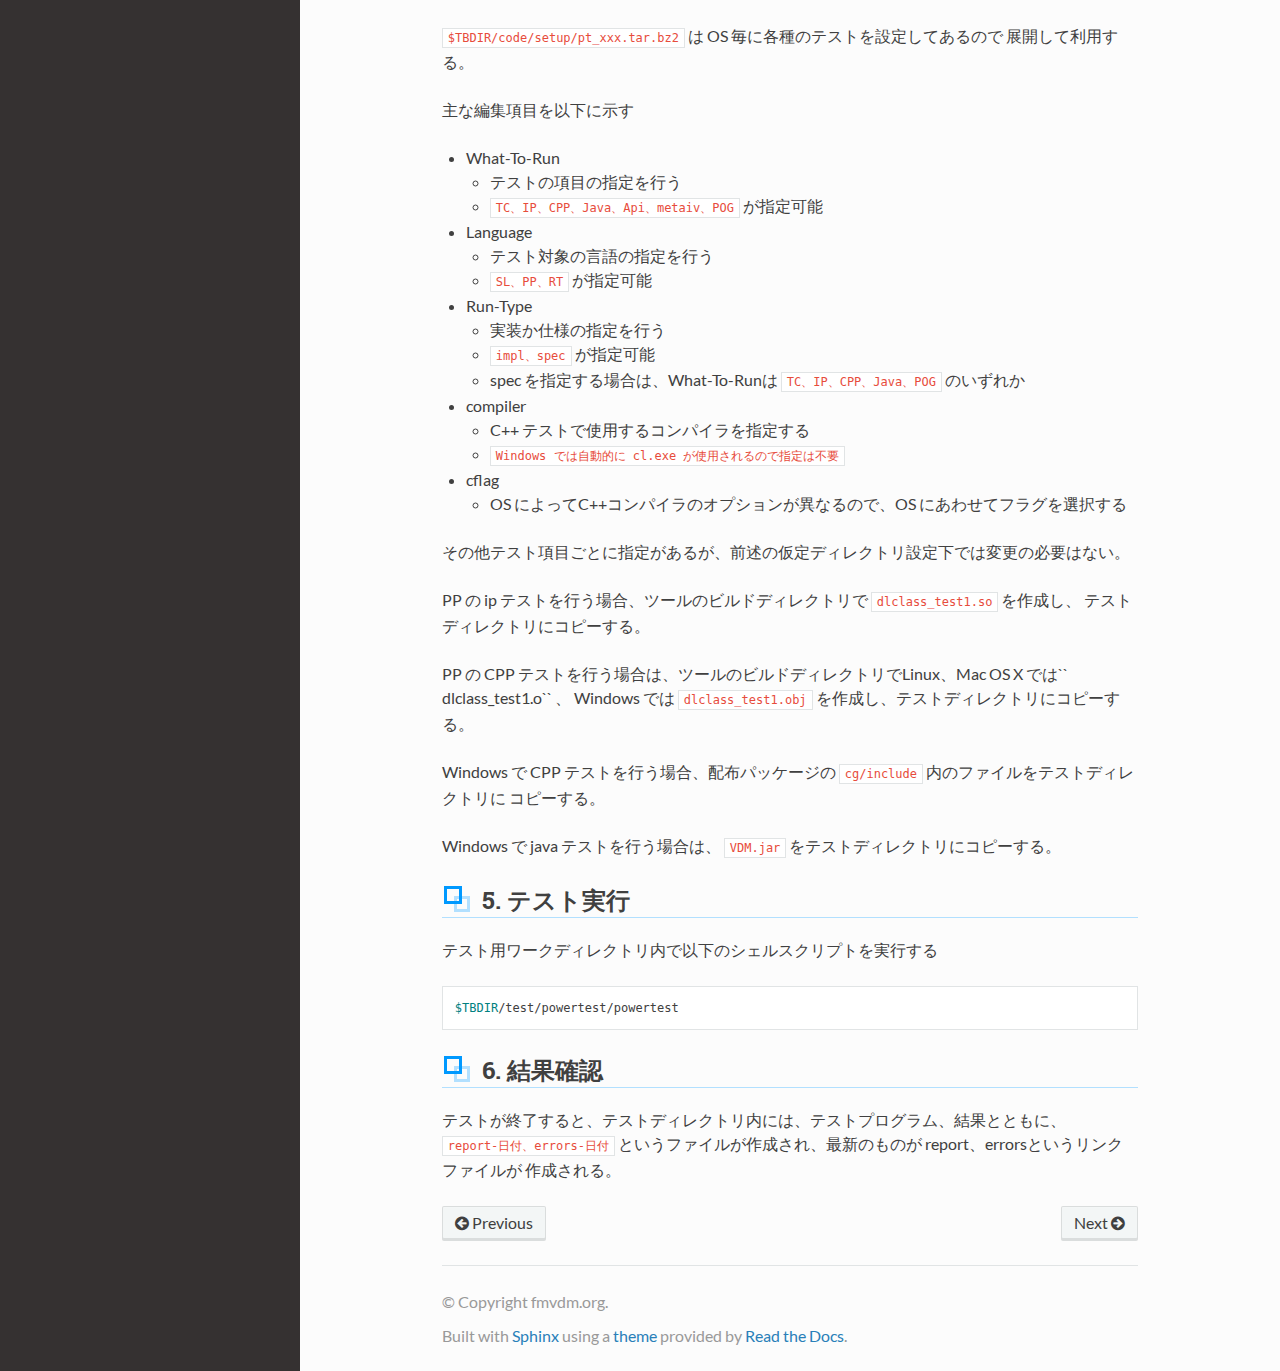
<file: powertest.html>
<!DOCTYPE html>
<!--[if IE 8]><html class="no-js lt-ie9" lang="en" > <![endif]-->
<!--[if gt IE 8]><!--> <html class="no-js" lang="en" > <!--<![endif]-->
<head>
  <meta charset="utf-8">
  
  <meta name="viewport" content="width=device-width, initial-scale=1.0">
  
  <title>Powertest実行方法 &mdash; VDMTools Documents 1.0.0 ドキュメント</title>
  

  
  
    <link rel="shortcut icon" href="_static/favicon.ico"/>
  

  

  
  
    

  

  
  
    <link rel="stylesheet" href="_static/css/theme.css" type="text/css" />
  

  
    <link rel="stylesheet" href="_static/custom.css" type="text/css" />
  

  
        <link rel="index" title="索引"
              href="genindex.html"/>
        <link rel="search" title="検索" href="search.html"/>
    <link rel="top" title="VDMTools Documents 1.0.0 ドキュメント" href="index.html"/>
        <link rel="next" title="Powertest テストケース追加方法" href="addPowertestCase.html"/>
        <link rel="prev" title="VDMToolsの開発方法" href="VDMToolsDev.html"/> 

  
  <script src="_static/js/modernizr.min.js"></script>

</head>

<body class="wy-body-for-nav" role="document">

  <div class="wy-grid-for-nav">

    
    <nav data-toggle="wy-nav-shift" class="wy-nav-side">
      <div class="wy-side-scroll">
        <div class="wy-side-nav-search">
          

          
            <a href="index.html" class="icon icon-home"> VDMTools Documents
          

          
          </a>

          
            
            
              <div class="version">
                1.0.0
              </div>
            
          

          
<div role="search">
  <form id="rtd-search-form" class="wy-form" action="search.html" method="get">
    <input type="text" name="q" placeholder="Search docs" />
    <input type="hidden" name="check_keywords" value="yes" />
    <input type="hidden" name="area" value="default" />
  </form>
</div>

          
        </div>

        <div class="wy-menu wy-menu-vertical" data-spy="affix" role="navigation" aria-label="main navigation">
          
            
            
                <ul class="current">
<li class="toctree-l1"><a class="reference internal" href="aboutVDMTools.html">VDMTools全体像</a></li>
<li class="toctree-l1"><a class="reference internal" href="VDMToolsDev.html">VDMToolsの開発方法</a></li>
<li class="toctree-l1 current"><a class="current reference internal" href="#">Powertest実行方法</a><ul>
<li class="toctree-l2"><a class="reference internal" href="#id1">はじめに</a></li>
<li class="toctree-l2"><a class="reference internal" href="#id2">環境設定</a><ul>
<li class="toctree-l3"><a class="reference internal" href="#linuxmac-os-x">Linux、Mac OS X</a></li>
<li class="toctree-l3"><a class="reference internal" href="#windows">Windows</a></li>
</ul>
</li>
<li class="toctree-l2"><a class="reference internal" href="#id3">3. テスト用ワークディレクトリ作成</a></li>
<li class="toctree-l2"><a class="reference internal" href="#id4">4. 設定ファイル作成</a></li>
<li class="toctree-l2"><a class="reference internal" href="#id5">5. テスト実行</a></li>
<li class="toctree-l2"><a class="reference internal" href="#id6">6. 結果確認</a></li>
</ul>
</li>
<li class="toctree-l1"><a class="reference internal" href="addPowertestCase.html">Powertest テストケース追加方法</a></li>
</ul>

            
          
        </div>
      </div>
    </nav>

    <section data-toggle="wy-nav-shift" class="wy-nav-content-wrap">

      
      <nav class="wy-nav-top" role="navigation" aria-label="top navigation">
        <i data-toggle="wy-nav-top" class="fa fa-bars"></i>
        <a href="index.html">VDMTools Documents</a>
      </nav>


      
      <div class="wy-nav-content">
        <div class="rst-content">
          

 



<div role="navigation" aria-label="breadcrumbs navigation">
  <ul class="wy-breadcrumbs">
    <li><a href="index.html">Docs</a> &raquo;</li>
      
    <li>Powertest実行方法</li>
      <li class="wy-breadcrumbs-aside">
        
          
            <a href="_sources/powertest.txt" rel="nofollow"> View page source</a>
          
        
      </li>
  </ul>
  <hr/>
</div>
          <div role="main" class="document" itemscope="itemscope" itemtype="http://schema.org/Article">
           <div itemprop="articleBody">
            
  <div class="section" id="powertest">
<h1>Powertest実行方法<a class="headerlink" href="#powertest" title="このヘッドラインへのパーマリンク">¶</a></h1>
<div class="section" id="id1">
<h2>はじめに<a class="headerlink" href="#id1" title="このヘッドラインへのパーマリンク">¶</a></h2>
<p><code class="docutils literal"><span class="pre">powertest</span></code> はVDMToolsの回帰テストを行うためのツールである。
python により記述されたプログラムと、テストデータで構成されている。</p>
<p>基本的なディレクトリは以下のように仮定する。</p>
<ul class="simple">
<li>ツールをビルドするディレクトリ： <code class="docutils literal"><span class="pre">$HOME/vdmwork</span></code></li>
<li>ツールのソースなどsubversionで取得するリポジトリ： <code class="docutils literal"><span class="pre">$HOME/toolbox/trunk</span></code></li>
<li>リポジトリのディレクトリを <code class="docutils literal"><span class="pre">$TBDIR</span></code> と記述する(TBDIR=$HOME/toolbox/trunk)</li>
<li>ツールがビルドされた状態でテストを実行する</li>
</ul>
</div>
<div class="section" id="id2">
<h2>環境設定<a class="headerlink" href="#id2" title="このヘッドラインへのパーマリンク">¶</a></h2>
<div class="section" id="linuxmac-os-x">
<h3>Linux、Mac OS X<a class="headerlink" href="#linuxmac-os-x" title="このヘッドラインへのパーマリンク">¶</a></h3>
<p>CORBA を利用した API テストを行う場合は、<code class="docutils literal"><span class="pre">omniORBpy</span></code> をインストールする。</p>
<div class="highlight-bash"><div class="highlight"><pre><span></span><span class="nv">$TBDIR</span>/test/powertest において
$ make
</pre></div>
</div>
<p>を実行する</p>
<p>APIテストを行わない場合は、 <code class="docutils literal"><span class="pre">$TBDIR/test/powertest/runtest.py</span></code> の</p>
<div class="highlight-python"><div class="highlight"><pre><span></span><span class="kn">import</span> <span class="nn">apirun</span>
</pre></div>
</div>
<p>の部分をコメントアウトする。</p>
</div>
<div class="section" id="windows">
<h3>Windows<a class="headerlink" href="#windows" title="このヘッドラインへのパーマリンク">¶</a></h3>
<p>powertestの実行はCygwin環境下で行うため、CygwinでPythonをインストールしておく。
APIテストはうまく動作しないので、 <code class="docutils literal"><span class="pre">$TBDIR/test/powertest/runtest.py</span></code> の</p>
<div class="highlight-python"><div class="highlight"><pre><span></span><span class="kn">import</span> <span class="nn">apirun</span>
</pre></div>
</div>
<p>の部分をコメントアウトする。</p>
<p>Javaコード生成を行う場合は、C:\Program Files\java 内の jdk ディレクトリを Cygwin の /usr/java 内にコピーし、
<code class="docutils literal"><span class="pre">default</span></code> という名前のリンクを作成しておく。</p>
<p>例：</p>
<div class="highlight-bash"><div class="highlight"><pre><span></span>$ <span class="nb">cd</span> /usr
$ mkdir java
$ cp /cygdrive/c/Program<span class="se">\ </span>Files/Java/jdk_1.*.*_** java/.
$ ln -s jdk1.7.0_15 default
</pre></div>
</div>
</div>
</div>
<div class="section" id="id3">
<h2>3. テスト用ワークディレクトリ作成<a class="headerlink" href="#id3" title="このヘッドラインへのパーマリンク">¶</a></h2>
<p>テストを行うためのワークディレクトリを任意の場所に作成する。</p>
</div>
<div class="section" id="id4">
<h2>4. 設定ファイル作成<a class="headerlink" href="#id4" title="このヘッドラインへのパーマリンク">¶</a></h2>
<p>ワークディレクトリに、設定ファイル <code class="docutils literal"><span class="pre">.powertest-setup</span></code> を作成する。
通常は、 <code class="docutils literal"><span class="pre">$TBDIR/test/powertest/default-setup</span></code> をコピーして編集する。</p>
<p><code class="docutils literal"><span class="pre">$TBDIR/code/setup/pt_xxx.tar.bz2</span></code> は OS 毎に各種のテストを設定してあるので
展開して利用する。</p>
<p>主な編集項目を以下に示す</p>
<ul class="simple">
<li>What-To-Run<ul>
<li>テストの項目の指定を行う</li>
<li><code class="docutils literal"><span class="pre">TC、IP、CPP、Java、Api、metaiv、POG</span></code> が指定可能</li>
</ul>
</li>
<li>Language<ul>
<li>テスト対象の言語の指定を行う</li>
<li><code class="docutils literal"><span class="pre">SL、PP、RT</span></code> が指定可能</li>
</ul>
</li>
<li>Run-Type<ul>
<li>実装か仕様の指定を行う</li>
<li><code class="docutils literal"><span class="pre">impl、spec</span></code> が指定可能</li>
<li>spec を指定する場合は、What-To-Runは <code class="docutils literal"><span class="pre">TC、IP、CPP、Java、POG</span></code> のいずれか</li>
</ul>
</li>
<li>compiler<ul>
<li>C++ テストで使用するコンパイラを指定する</li>
<li><code class="docutils literal"><span class="pre">Windows</span> <span class="pre">では自動的に</span> <span class="pre">cl.exe</span> <span class="pre">が使用されるので指定は不要</span></code></li>
</ul>
</li>
<li>cflag<ul>
<li>OS によってC++コンパイラのオプションが異なるので、OS にあわせてフラグを選択する</li>
</ul>
</li>
</ul>
<p>その他テスト項目ごとに指定があるが、前述の仮定ディレクトリ設定下では変更の必要はない。</p>
<p>PP の ip テストを行う場合、ツールのビルドディレクトリで <code class="docutils literal"><span class="pre">dlclass_test1.so</span></code> を作成し、
テストディレクトリにコピーする。</p>
<p>PP の CPP テストを行う場合は、ツールのビルドディレクトリでLinux、Mac OS X では`` dlclass_test1.o`` 、
Windows では <code class="docutils literal"><span class="pre">dlclass_test1.obj</span></code> を作成し、テストディレクトリにコピーする。</p>
<p>Windows で CPP テストを行う場合、配布パッケージの <code class="docutils literal"><span class="pre">cg/include</span></code> 内のファイルをテストディレクトリに
コピーする。</p>
<p>Windows で java テストを行う場合は、 <code class="docutils literal"><span class="pre">VDM.jar</span></code> をテストディレクトリにコピーする。</p>
</div>
<div class="section" id="id5">
<h2>5. テスト実行<a class="headerlink" href="#id5" title="このヘッドラインへのパーマリンク">¶</a></h2>
<p>テスト用ワークディレクトリ内で以下のシェルスクリプトを実行する</p>
<div class="highlight-bash"><div class="highlight"><pre><span></span><span class="nv">$TBDIR</span>/test/powertest/powertest
</pre></div>
</div>
</div>
<div class="section" id="id6">
<h2>6. 結果確認<a class="headerlink" href="#id6" title="このヘッドラインへのパーマリンク">¶</a></h2>
<p>テストが終了すると、テストディレクトリ内には、テストプログラム、結果とともに、
<code class="docutils literal"><span class="pre">report-日付、errors-日付</span></code> というファイルが作成され、最新のものが report、errorsというリンクファイルが
作成される。</p>
</div>
</div>


           </div>
          </div>
          <footer>
  
    <div class="rst-footer-buttons" role="navigation" aria-label="footer navigation">
      
        <a href="addPowertestCase.html" class="btn btn-neutral float-right" title="Powertest テストケース追加方法" accesskey="n">Next <span class="fa fa-arrow-circle-right"></span></a>
      
      
        <a href="VDMToolsDev.html" class="btn btn-neutral" title="VDMToolsの開発方法" accesskey="p"><span class="fa fa-arrow-circle-left"></span> Previous</a>
      
    </div>
  

  <hr/>

  <div role="contentinfo">
    <p>
        &copy; Copyright fmvdm.org.

    </p>
  </div>
  Built with <a href="http://sphinx-doc.org/">Sphinx</a> using a <a href="https://github.com/snide/sphinx_rtd_theme">theme</a> provided by <a href="https://readthedocs.org">Read the Docs</a>. 

</footer>

        </div>
      </div>

    </section>

  </div>
  


  

    <script type="text/javascript">
        var DOCUMENTATION_OPTIONS = {
            URL_ROOT:'./',
            VERSION:'1.0.0',
            COLLAPSE_INDEX:false,
            FILE_SUFFIX:'.html',
            HAS_SOURCE:  true
        };
    </script>
      <script type="text/javascript" src="_static/jquery.js"></script>
      <script type="text/javascript" src="_static/underscore.js"></script>
      <script type="text/javascript" src="_static/doctools.js"></script>
      <script type="text/javascript" src="_static/translations.js"></script>

  

  
  
    <script type="text/javascript" src="_static/js/theme.js"></script>
  

  
  
  <script type="text/javascript">
      jQuery(function () {
          SphinxRtdTheme.StickyNav.enable();
      });
  </script>
   

</body>
</html>
</file>
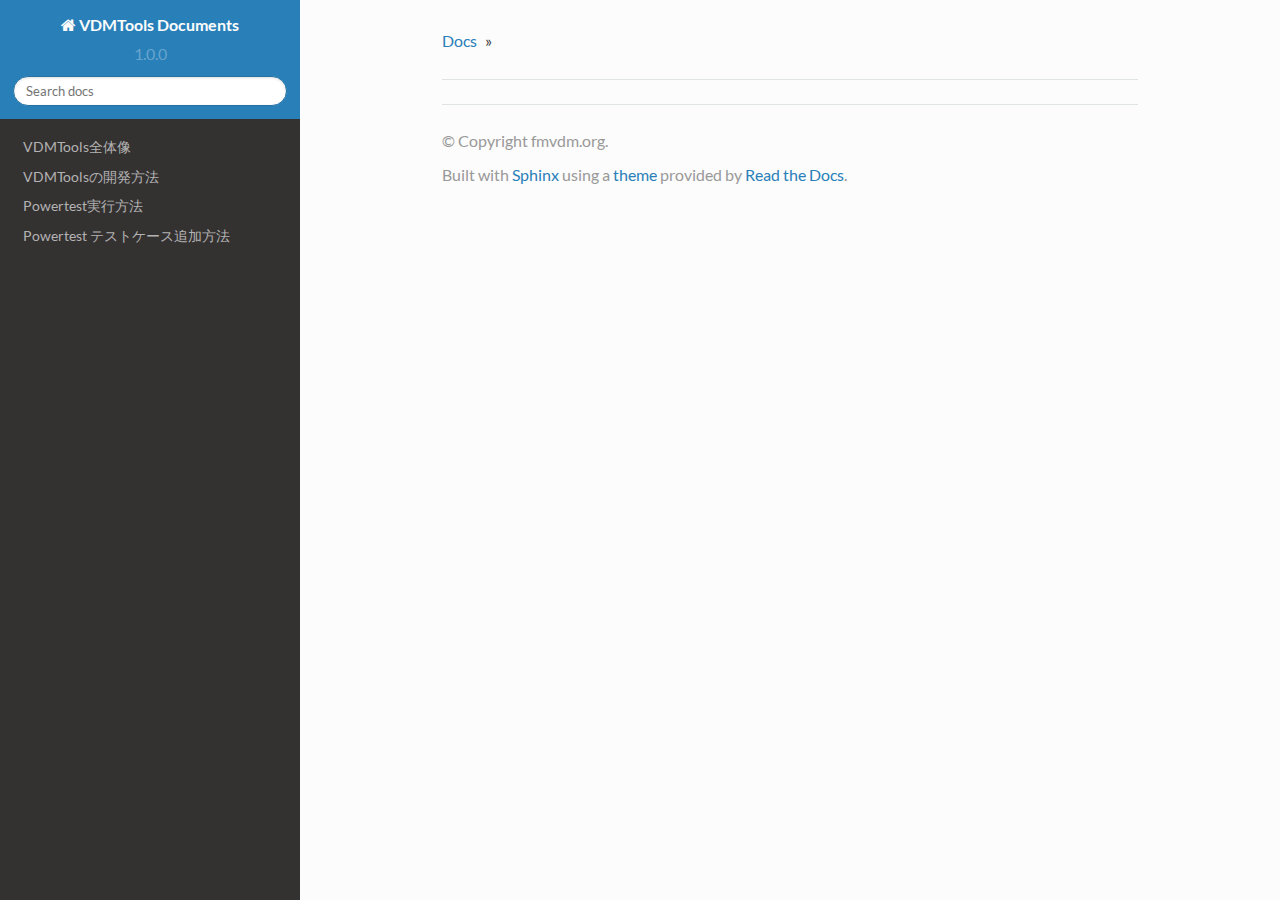
<file: search.html>
<!DOCTYPE html>
<!--[if IE 8]><html class="no-js lt-ie9" lang="en" > <![endif]-->
<!--[if gt IE 8]><!--> <html class="no-js" lang="en" > <!--<![endif]-->
<head>
  <meta charset="utf-8">
  
  <meta name="viewport" content="width=device-width, initial-scale=1.0">
  
  <title>検索 &mdash; VDMTools Documents 1.0.0 ドキュメント</title>
  

  
  
    <link rel="shortcut icon" href="_static/favicon.ico"/>
  

  

  
  
    

  

  
  
    <link rel="stylesheet" href="_static/css/theme.css" type="text/css" />
  

  
    <link rel="stylesheet" href="_static/custom.css" type="text/css" />
  

  
        <link rel="index" title="索引"
              href="genindex.html"/>
        <link rel="search" title="検索" href="#"/>
    <link rel="top" title="VDMTools Documents 1.0.0 ドキュメント" href="index.html"/> 

  
  <script src="_static/js/modernizr.min.js"></script>

</head>

<body class="wy-body-for-nav" role="document">

  <div class="wy-grid-for-nav">

    
    <nav data-toggle="wy-nav-shift" class="wy-nav-side">
      <div class="wy-side-scroll">
        <div class="wy-side-nav-search">
          

          
            <a href="index.html" class="icon icon-home"> VDMTools Documents
          

          
          </a>

          
            
            
              <div class="version">
                1.0.0
              </div>
            
          

          
<div role="search">
  <form id="rtd-search-form" class="wy-form" action="#" method="get">
    <input type="text" name="q" placeholder="Search docs" />
    <input type="hidden" name="check_keywords" value="yes" />
    <input type="hidden" name="area" value="default" />
  </form>
</div>

          
        </div>

        <div class="wy-menu wy-menu-vertical" data-spy="affix" role="navigation" aria-label="main navigation">
          
            
            
                <ul>
<li class="toctree-l1"><a class="reference internal" href="aboutVDMTools.html">VDMTools全体像</a></li>
<li class="toctree-l1"><a class="reference internal" href="VDMToolsDev.html">VDMToolsの開発方法</a></li>
<li class="toctree-l1"><a class="reference internal" href="powertest.html">Powertest実行方法</a></li>
<li class="toctree-l1"><a class="reference internal" href="addPowertestCase.html">Powertest テストケース追加方法</a></li>
</ul>

            
          
        </div>
      </div>
    </nav>

    <section data-toggle="wy-nav-shift" class="wy-nav-content-wrap">

      
      <nav class="wy-nav-top" role="navigation" aria-label="top navigation">
        <i data-toggle="wy-nav-top" class="fa fa-bars"></i>
        <a href="index.html">VDMTools Documents</a>
      </nav>


      
      <div class="wy-nav-content">
        <div class="rst-content">
          





<div role="navigation" aria-label="breadcrumbs navigation">
  <ul class="wy-breadcrumbs">
    <li><a href="index.html">Docs</a> &raquo;</li>
      
    <li></li>
      <li class="wy-breadcrumbs-aside">
        
      </li>
  </ul>
  <hr/>
</div>
          <div role="main" class="document" itemscope="itemscope" itemtype="http://schema.org/Article">
           <div itemprop="articleBody">
            
  <noscript>
  <div id="fallback" class="admonition warning">
    <p class="last">
      Please activate JavaScript to enable the search
      functionality.
    </p>
  </div>
  </noscript>

  
  <div id="search-results">
  
  </div>

           </div>
          </div>
          <footer>
  

  <hr/>

  <div role="contentinfo">
    <p>
        &copy; Copyright fmvdm.org.

    </p>
  </div>
  Built with <a href="http://sphinx-doc.org/">Sphinx</a> using a <a href="https://github.com/snide/sphinx_rtd_theme">theme</a> provided by <a href="https://readthedocs.org">Read the Docs</a>. 

</footer>

        </div>
      </div>

    </section>

  </div>
  


  

    <script type="text/javascript">
        var DOCUMENTATION_OPTIONS = {
            URL_ROOT:'./',
            VERSION:'1.0.0',
            COLLAPSE_INDEX:false,
            FILE_SUFFIX:'.html',
            HAS_SOURCE:  true
        };
    </script>
      <script type="text/javascript" src="_static/jquery.js"></script>
      <script type="text/javascript" src="_static/underscore.js"></script>
      <script type="text/javascript" src="_static/doctools.js"></script>
      <script type="text/javascript" src="_static/translations.js"></script>
      <script type="text/javascript" src="_static/searchtools.js"></script>

  

  
  
    <script type="text/javascript" src="_static/js/theme.js"></script>
  

  
  
  <script type="text/javascript">
      jQuery(function () {
          SphinxRtdTheme.StickyNav.enable();
      });
  </script>
  
  <script type="text/javascript">
    jQuery(function() { Search.loadIndex("searchindex.js"); });
  </script>
  
  <script type="text/javascript" id="searchindexloader"></script>
   


</body>
</html>
</file>
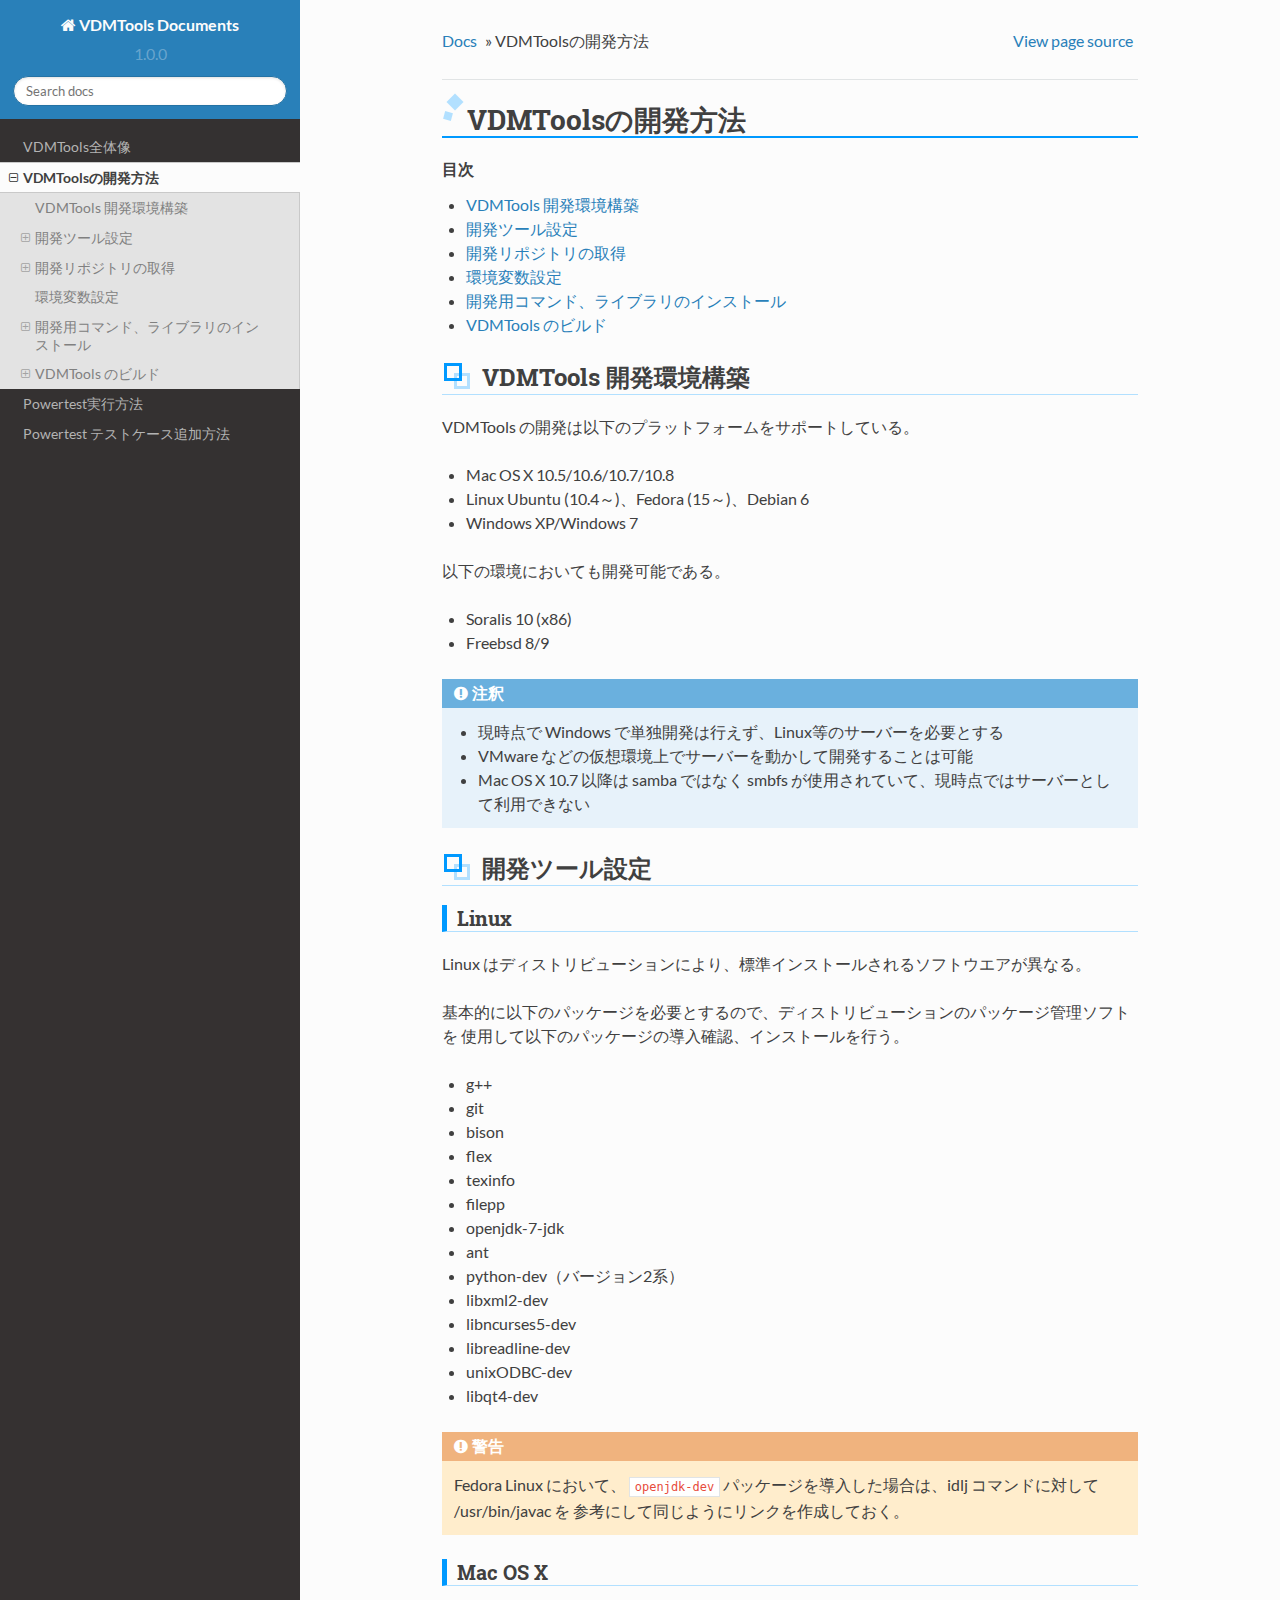
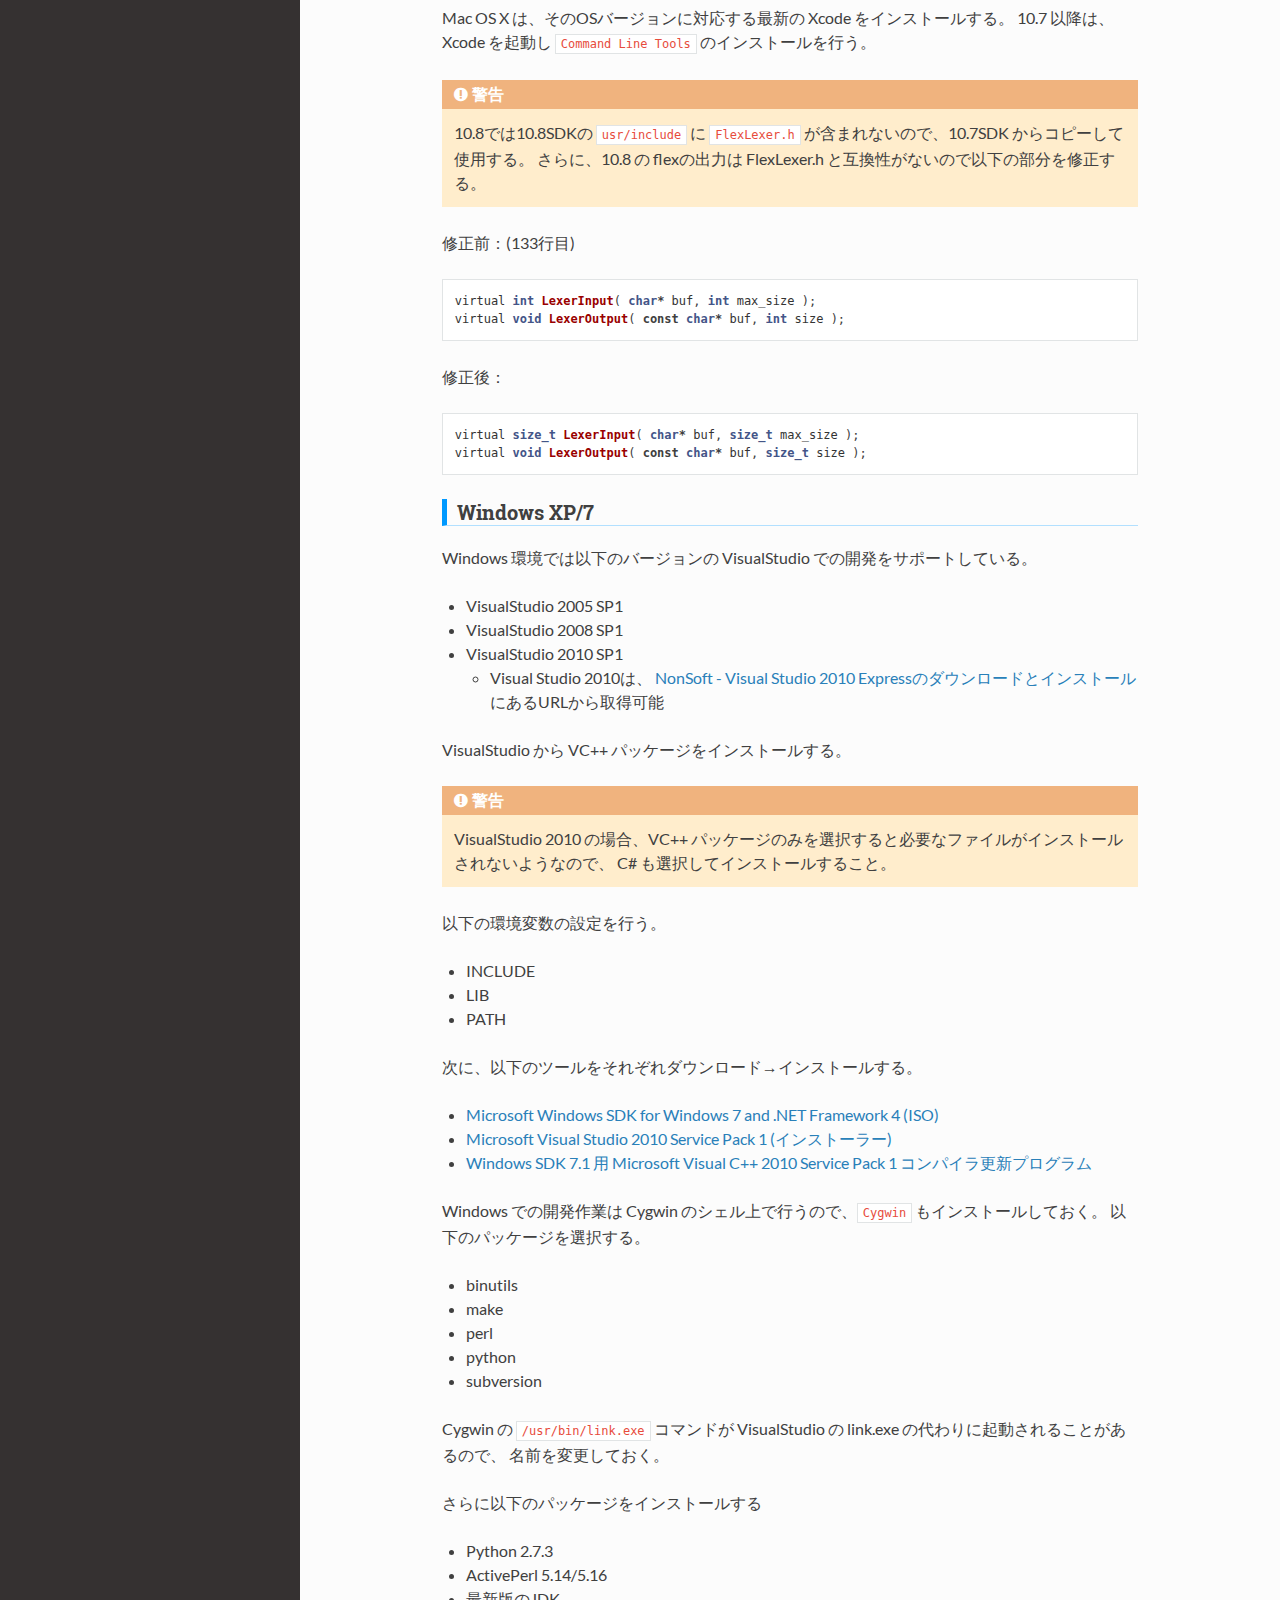
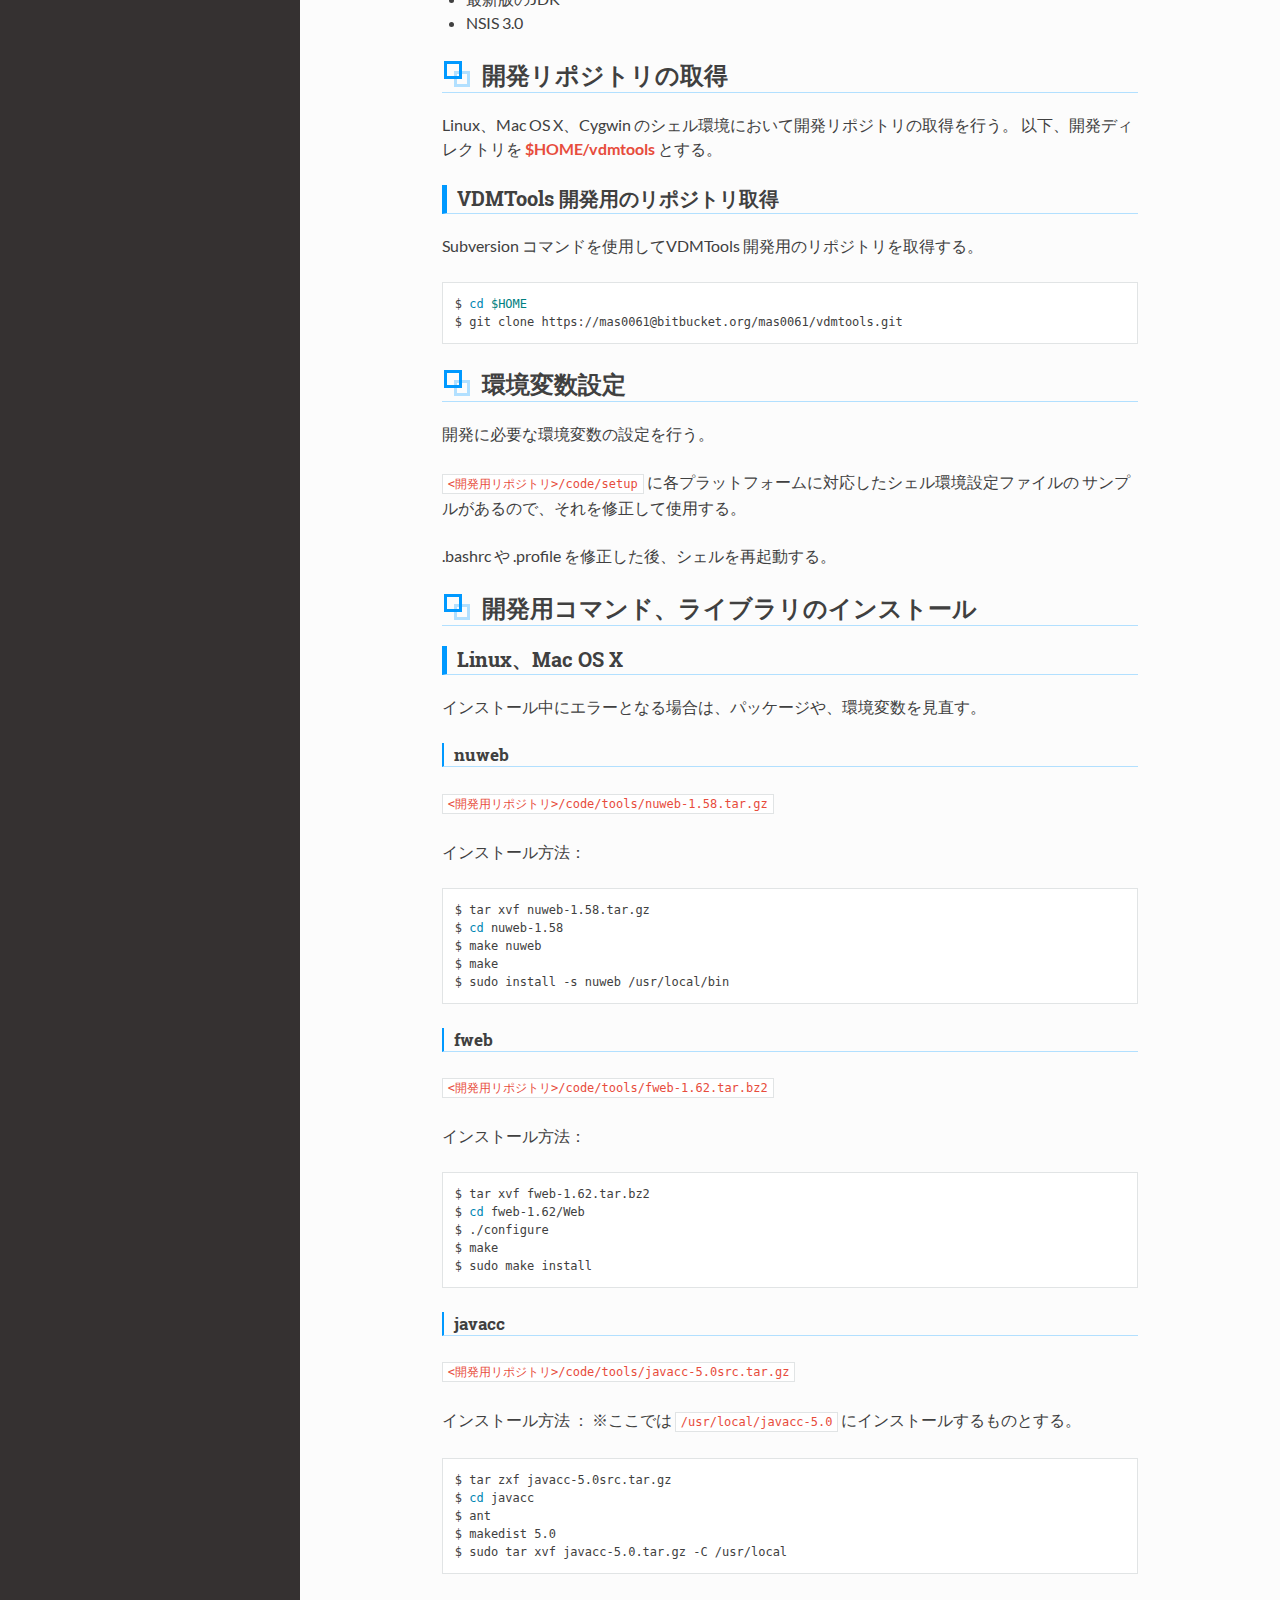
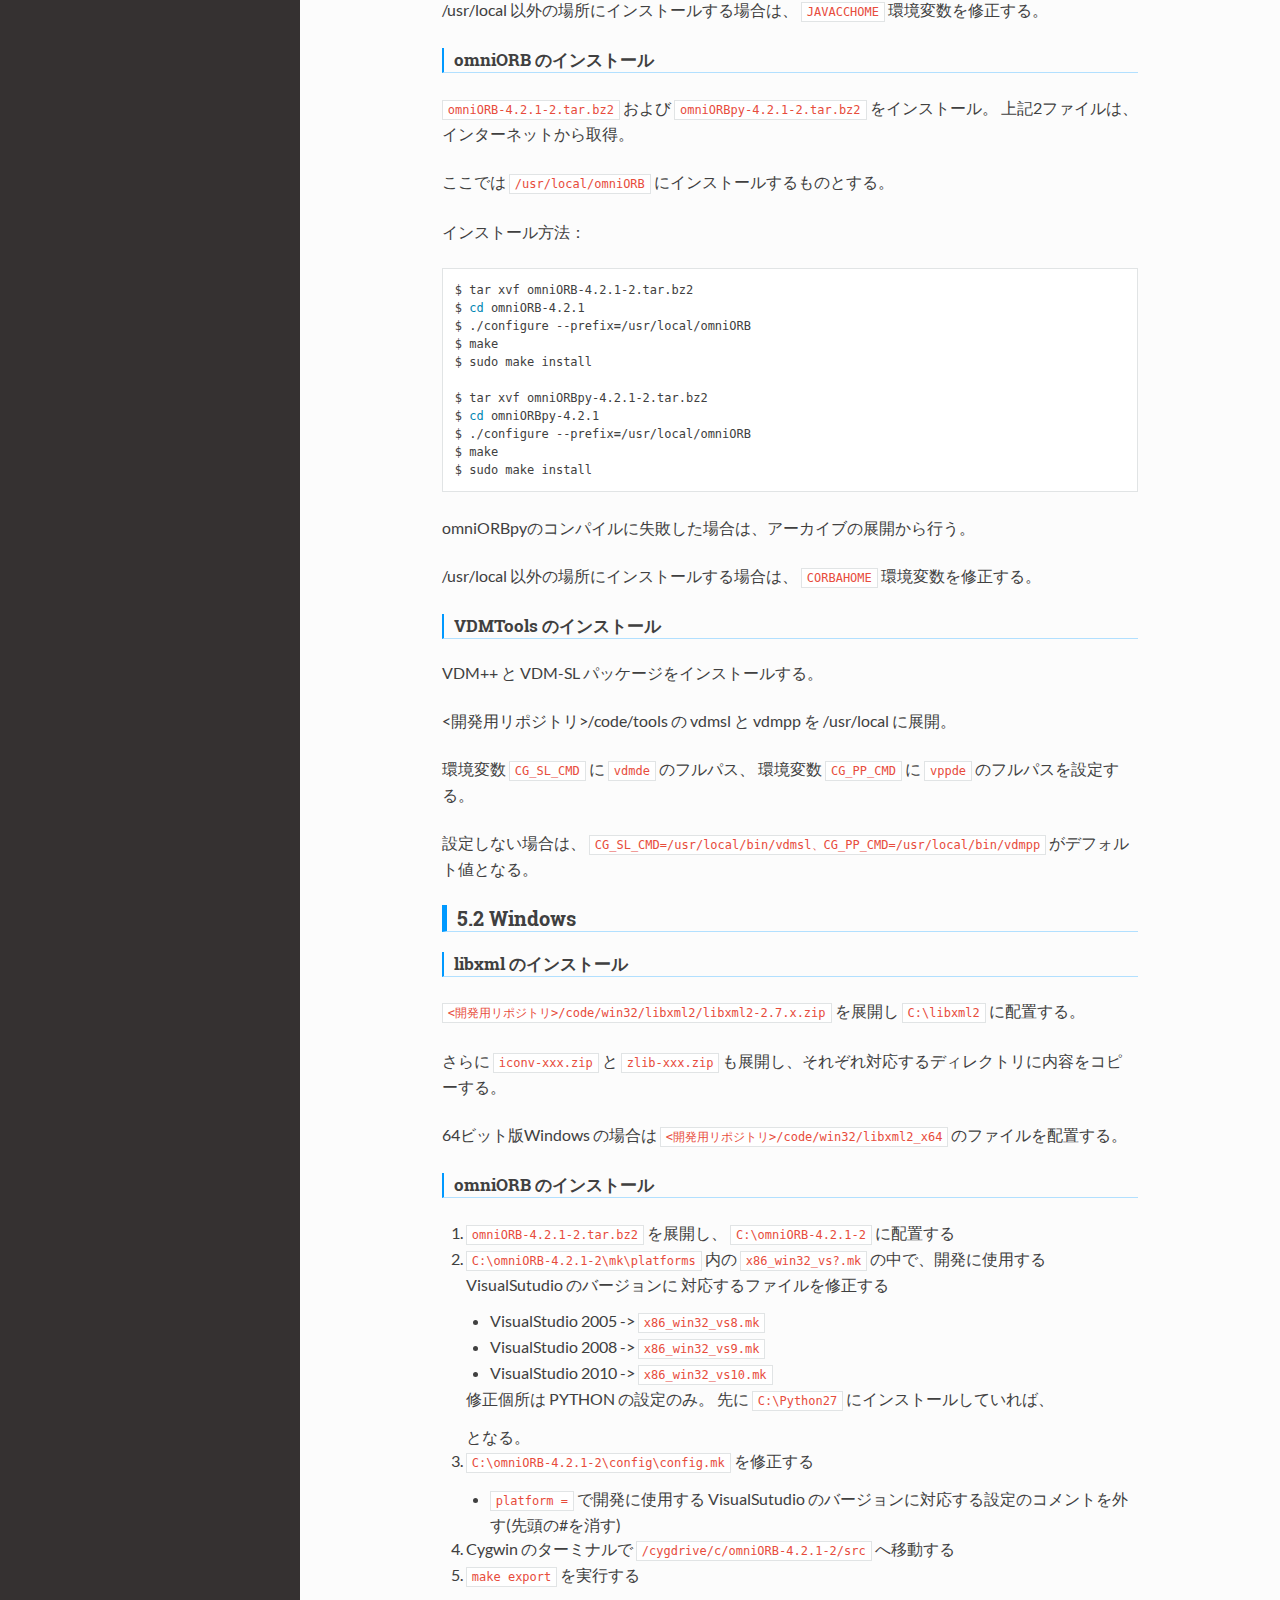
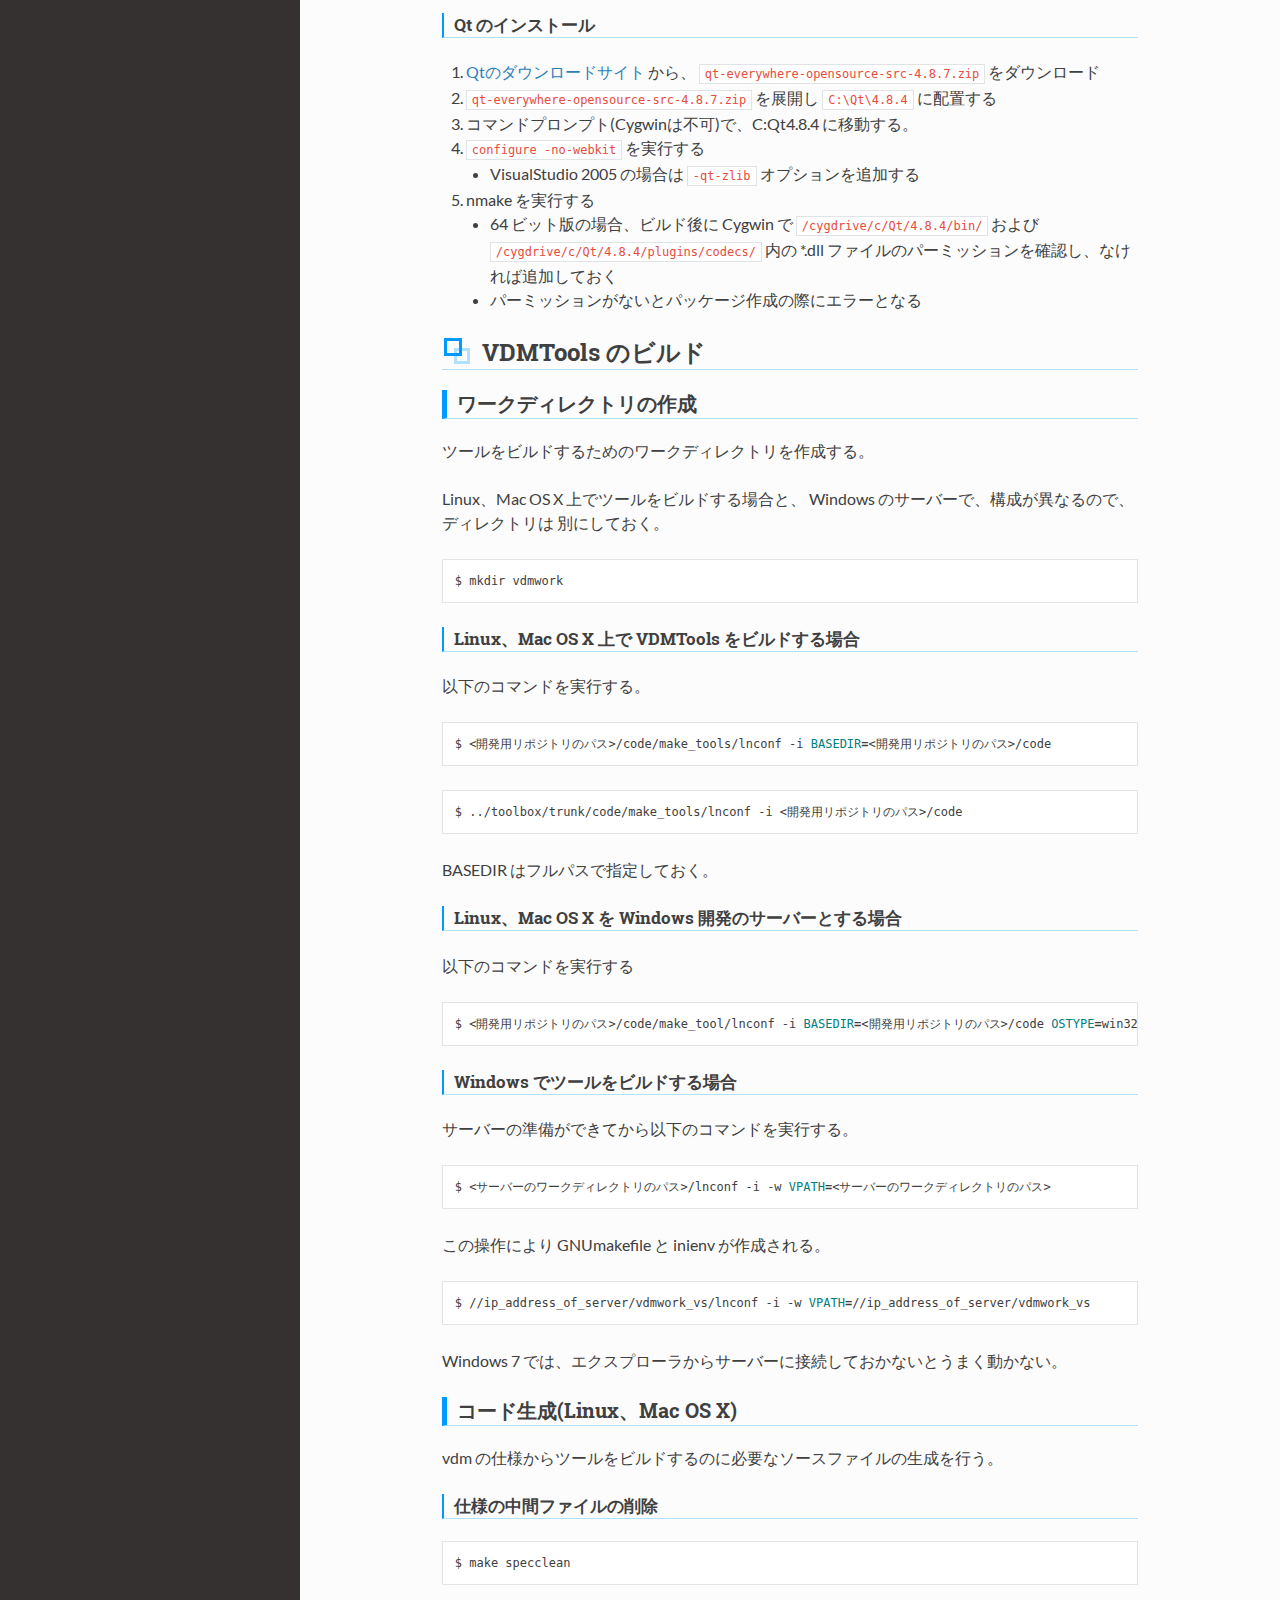
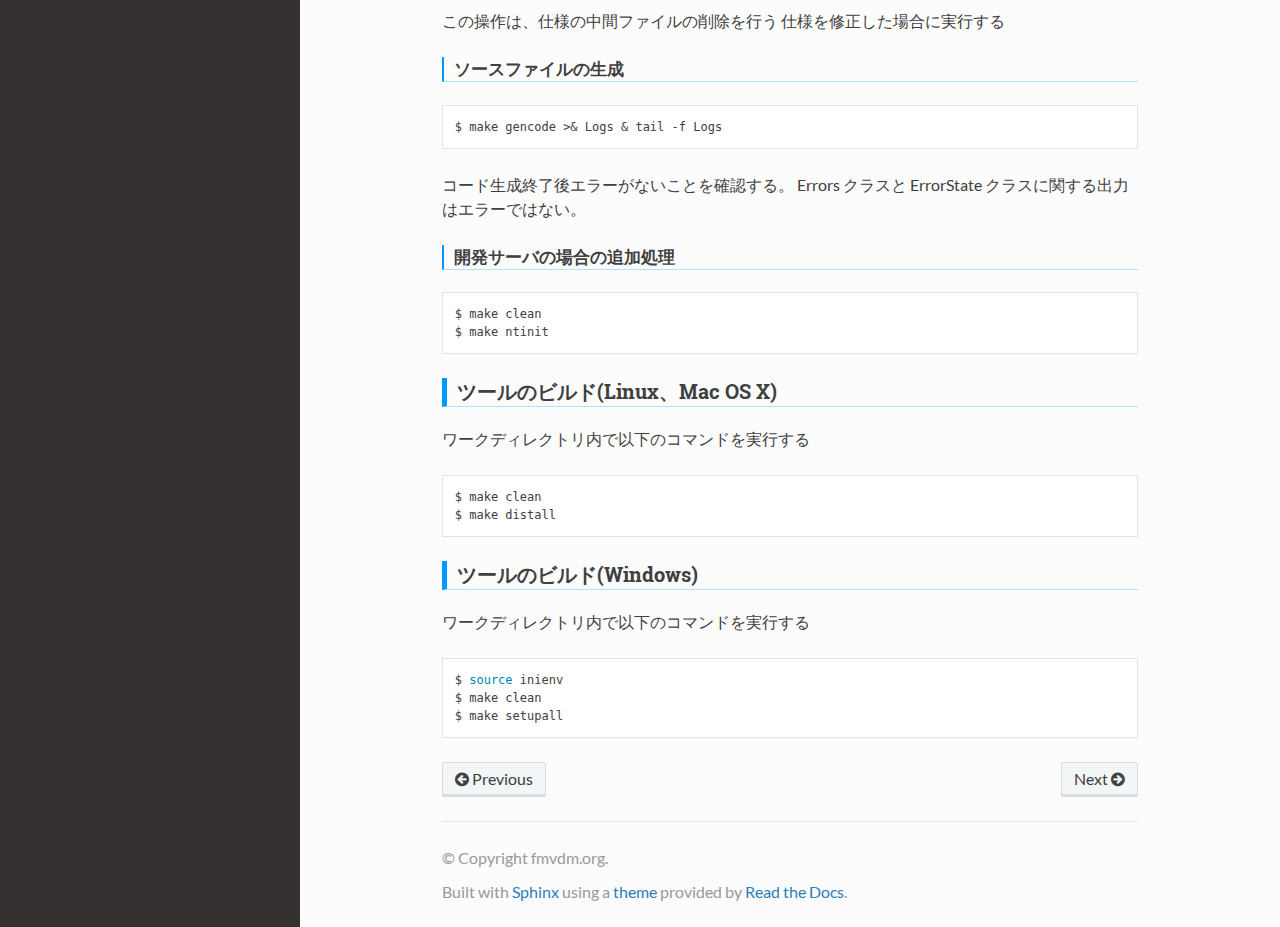
<file: VDMToolsDev.html>
<!DOCTYPE html>
<!--[if IE 8]><html class="no-js lt-ie9" lang="en" > <![endif]-->
<!--[if gt IE 8]><!--> <html class="no-js" lang="en" > <!--<![endif]-->
<head>
  <meta charset="utf-8">
  
  <meta name="viewport" content="width=device-width, initial-scale=1.0">
  
  <title>VDMToolsの開発方法 &mdash; VDMTools Documents 1.0.0 ドキュメント</title>
  

  
  
    <link rel="shortcut icon" href="_static/favicon.ico"/>
  

  

  
  
    

  

  
  
    <link rel="stylesheet" href="_static/css/theme.css" type="text/css" />
  

  
    <link rel="stylesheet" href="_static/custom.css" type="text/css" />
  

  
        <link rel="index" title="索引"
              href="genindex.html"/>
        <link rel="search" title="検索" href="search.html"/>
    <link rel="top" title="VDMTools Documents 1.0.0 ドキュメント" href="index.html"/>
        <link rel="next" title="Powertest実行方法" href="powertest.html"/>
        <link rel="prev" title="VDMTools全体像" href="aboutVDMTools.html"/> 

  
  <script src="_static/js/modernizr.min.js"></script>

</head>

<body class="wy-body-for-nav" role="document">

  <div class="wy-grid-for-nav">

    
    <nav data-toggle="wy-nav-shift" class="wy-nav-side">
      <div class="wy-side-scroll">
        <div class="wy-side-nav-search">
          

          
            <a href="index.html" class="icon icon-home"> VDMTools Documents
          

          
          </a>

          
            
            
              <div class="version">
                1.0.0
              </div>
            
          

          
<div role="search">
  <form id="rtd-search-form" class="wy-form" action="search.html" method="get">
    <input type="text" name="q" placeholder="Search docs" />
    <input type="hidden" name="check_keywords" value="yes" />
    <input type="hidden" name="area" value="default" />
  </form>
</div>

          
        </div>

        <div class="wy-menu wy-menu-vertical" data-spy="affix" role="navigation" aria-label="main navigation">
          
            
            
                <ul class="current">
<li class="toctree-l1"><a class="reference internal" href="aboutVDMTools.html">VDMTools全体像</a></li>
<li class="toctree-l1 current"><a class="current reference internal" href="#">VDMToolsの開発方法</a><ul>
<li class="toctree-l2"><a class="reference internal" href="#id2">VDMTools 開発環境構築</a></li>
<li class="toctree-l2"><a class="reference internal" href="#id3">開発ツール設定</a><ul>
<li class="toctree-l3"><a class="reference internal" href="#linux">Linux</a></li>
<li class="toctree-l3"><a class="reference internal" href="#mac-os-x">Mac OS X</a></li>
<li class="toctree-l3"><a class="reference internal" href="#windows-xp-7">Windows XP/7</a></li>
</ul>
</li>
<li class="toctree-l2"><a class="reference internal" href="#id4">開発リポジトリの取得</a><ul>
<li class="toctree-l3"><a class="reference internal" href="#id5">VDMTools 開発用のリポジトリ取得</a></li>
</ul>
</li>
<li class="toctree-l2"><a class="reference internal" href="#id6">環境変数設定</a></li>
<li class="toctree-l2"><a class="reference internal" href="#id7">開発用コマンド、ライブラリのインストール</a><ul>
<li class="toctree-l3"><a class="reference internal" href="#linuxmac-os-x">Linux、Mac OS X</a><ul>
<li class="toctree-l4"><a class="reference internal" href="#nuweb">nuweb</a></li>
<li class="toctree-l4"><a class="reference internal" href="#fweb">fweb</a></li>
<li class="toctree-l4"><a class="reference internal" href="#javacc">javacc</a></li>
<li class="toctree-l4"><a class="reference internal" href="#omniorb">omniORB のインストール</a></li>
<li class="toctree-l4"><a class="reference internal" href="#id8">VDMTools のインストール</a></li>
</ul>
</li>
<li class="toctree-l3"><a class="reference internal" href="#windows">5.2 Windows</a><ul>
<li class="toctree-l4"><a class="reference internal" href="#libxml">libxml のインストール</a></li>
<li class="toctree-l4"><a class="reference internal" href="#id9">omniORB のインストール</a></li>
<li class="toctree-l4"><a class="reference internal" href="#qt">Qt のインストール</a></li>
</ul>
</li>
</ul>
</li>
<li class="toctree-l2"><a class="reference internal" href="#id11">VDMTools のビルド</a><ul>
<li class="toctree-l3"><a class="reference internal" href="#id12">ワークディレクトリの作成</a><ul>
<li class="toctree-l4"><a class="reference internal" href="#linuxmac-os-x-vdmtools">Linux、Mac OS X 上で VDMTools をビルドする場合</a></li>
<li class="toctree-l4"><a class="reference internal" href="#linuxmac-os-x-windows">Linux、Mac OS X を Windows 開発のサーバーとする場合</a></li>
<li class="toctree-l4"><a class="reference internal" href="#id13">Windows でツールをビルドする場合</a></li>
</ul>
</li>
<li class="toctree-l3"><a class="reference internal" href="#id14">コード生成(Linux、Mac OS X)</a><ul>
<li class="toctree-l4"><a class="reference internal" href="#id15">仕様の中間ファイルの削除</a></li>
<li class="toctree-l4"><a class="reference internal" href="#id16">ソースファイルの生成</a></li>
<li class="toctree-l4"><a class="reference internal" href="#id17">開発サーバの場合の追加処理</a></li>
</ul>
</li>
<li class="toctree-l3"><a class="reference internal" href="#id18">ツールのビルド(Linux、Mac OS X)</a></li>
<li class="toctree-l3"><a class="reference internal" href="#id19">ツールのビルド(Windows)</a></li>
</ul>
</li>
</ul>
</li>
<li class="toctree-l1"><a class="reference internal" href="powertest.html">Powertest実行方法</a></li>
<li class="toctree-l1"><a class="reference internal" href="addPowertestCase.html">Powertest テストケース追加方法</a></li>
</ul>

            
          
        </div>
      </div>
    </nav>

    <section data-toggle="wy-nav-shift" class="wy-nav-content-wrap">

      
      <nav class="wy-nav-top" role="navigation" aria-label="top navigation">
        <i data-toggle="wy-nav-top" class="fa fa-bars"></i>
        <a href="index.html">VDMTools Documents</a>
      </nav>


      
      <div class="wy-nav-content">
        <div class="rst-content">
          

 



<div role="navigation" aria-label="breadcrumbs navigation">
  <ul class="wy-breadcrumbs">
    <li><a href="index.html">Docs</a> &raquo;</li>
      
    <li>VDMToolsの開発方法</li>
      <li class="wy-breadcrumbs-aside">
        
          
            <a href="_sources/VDMToolsDev.txt" rel="nofollow"> View page source</a>
          
        
      </li>
  </ul>
  <hr/>
</div>
          <div role="main" class="document" itemscope="itemscope" itemtype="http://schema.org/Article">
           <div itemprop="articleBody">
            
  <div class="section" id="vdmtools">
<h1>VDMToolsの開発方法<a class="headerlink" href="#vdmtools" title="このヘッドラインへのパーマリンク">¶</a></h1>
<div class="contents local topic" id="id1">
<p class="topic-title first">目次</p>
<ul class="simple">
<li><a class="reference internal" href="#id2" id="id20">VDMTools 開発環境構築</a></li>
<li><a class="reference internal" href="#id3" id="id21">開発ツール設定</a></li>
<li><a class="reference internal" href="#id4" id="id22">開発リポジトリの取得</a></li>
<li><a class="reference internal" href="#id6" id="id23">環境変数設定</a></li>
<li><a class="reference internal" href="#id7" id="id24">開発用コマンド、ライブラリのインストール</a></li>
<li><a class="reference internal" href="#id11" id="id25">VDMTools のビルド</a></li>
</ul>
</div>
<div class="section" id="id2">
<h2><a class="toc-backref" href="#id20">VDMTools 開発環境構築</a><a class="headerlink" href="#id2" title="このヘッドラインへのパーマリンク">¶</a></h2>
<p>VDMTools の開発は以下のプラットフォームをサポートしている。</p>
<ul class="simple">
<li>Mac OS X 10.5/10.6/10.7/10.8</li>
<li>Linux Ubuntu (10.4～)、Fedora (15～)、Debian 6</li>
<li>Windows XP/Windows 7</li>
</ul>
<p>以下の環境においても開発可能である。</p>
<ul class="simple">
<li>Soralis 10 (x86)</li>
<li>Freebsd 8/9</li>
</ul>
<div class="admonition note">
<p class="first admonition-title">注釈</p>
<ul class="last simple">
<li>現時点で Windows で単独開発は行えず、Linux等のサーバーを必要とする</li>
<li>VMware などの仮想環境上でサーバーを動かして開発することは可能</li>
<li>Mac OS X 10.7 以降は samba ではなく smbfs が使用されていて、現時点ではサーバーとして利用できない</li>
</ul>
</div>
</div>
<div class="section" id="id3">
<h2><a class="toc-backref" href="#id21">開発ツール設定</a><a class="headerlink" href="#id3" title="このヘッドラインへのパーマリンク">¶</a></h2>
<div class="section" id="linux">
<h3>Linux<a class="headerlink" href="#linux" title="このヘッドラインへのパーマリンク">¶</a></h3>
<p>Linux はディストリビューションにより、標準インストールされるソフトウエアが異なる。</p>
<p>基本的に以下のパッケージを必要とするので、ディストリビューションのパッケージ管理ソフトを
使用して以下のパッケージの導入確認、インストールを行う。</p>
<ul class="simple">
<li>g++</li>
<li>git</li>
<li>bison</li>
<li>flex</li>
<li>texinfo</li>
<li>filepp</li>
<li>openjdk-7-jdk</li>
<li>ant</li>
<li>python-dev（バージョン2系）</li>
<li>libxml2-dev</li>
<li>libncurses5-dev</li>
<li>libreadline-dev</li>
<li>unixODBC-dev</li>
<li>libqt4-dev</li>
</ul>
<div class="admonition warning">
<p class="first admonition-title">警告</p>
<p class="last">Fedora Linux において、 <code class="docutils literal"><span class="pre">openjdk-dev</span></code> パッケージを導入した場合は、idlj コマンドに対して /usr/bin/javac を
参考にして同じようにリンクを作成しておく。</p>
</div>
</div>
<div class="section" id="mac-os-x">
<h3>Mac OS X<a class="headerlink" href="#mac-os-x" title="このヘッドラインへのパーマリンク">¶</a></h3>
<p>Mac OS X は、そのOSバージョンに対応する最新の Xcode をインストールする。
10.7 以降は、Xcode を起動し <code class="docutils literal"><span class="pre">Command</span> <span class="pre">Line</span> <span class="pre">Tools</span></code> のインストールを行う。</p>
<div class="admonition warning">
<p class="first admonition-title">警告</p>
<p class="last">10.8では10.8SDKの <code class="docutils literal"><span class="pre">usr/include</span></code> に <code class="docutils literal"><span class="pre">FlexLexer.h</span></code> が含まれないので、10.7SDK からコピーして使用する。
さらに、10.8 の flexの出力は FlexLexer.h と互換性がないので以下の部分を修正する。</p>
</div>
<p>修正前：(133行目)</p>
<div class="highlight-c"><div class="highlight"><pre><span></span><span class="n">virtual</span> <span class="kt">int</span> <span class="nf">LexerInput</span><span class="p">(</span> <span class="kt">char</span><span class="o">*</span> <span class="n">buf</span><span class="p">,</span> <span class="kt">int</span> <span class="n">max_size</span> <span class="p">);</span>
<span class="n">virtual</span> <span class="kt">void</span> <span class="nf">LexerOutput</span><span class="p">(</span> <span class="k">const</span> <span class="kt">char</span><span class="o">*</span> <span class="n">buf</span><span class="p">,</span> <span class="kt">int</span> <span class="n">size</span> <span class="p">);</span>
</pre></div>
</div>
<p>修正後：</p>
<div class="highlight-c"><div class="highlight"><pre><span></span><span class="n">virtual</span> <span class="kt">size_t</span> <span class="nf">LexerInput</span><span class="p">(</span> <span class="kt">char</span><span class="o">*</span> <span class="n">buf</span><span class="p">,</span> <span class="kt">size_t</span> <span class="n">max_size</span> <span class="p">);</span>
<span class="n">virtual</span> <span class="kt">void</span> <span class="nf">LexerOutput</span><span class="p">(</span> <span class="k">const</span> <span class="kt">char</span><span class="o">*</span> <span class="n">buf</span><span class="p">,</span> <span class="kt">size_t</span> <span class="n">size</span> <span class="p">);</span>
</pre></div>
</div>
</div>
<div class="section" id="windows-xp-7">
<h3>Windows XP/7<a class="headerlink" href="#windows-xp-7" title="このヘッドラインへのパーマリンク">¶</a></h3>
<p>Windows 環境では以下のバージョンの VisualStudio での開発をサポートしている。</p>
<ul class="simple">
<li>VisualStudio 2005 SP1</li>
<li>VisualStudio 2008 SP1</li>
<li>VisualStudio 2010 SP1<ul>
<li>Visual Studio 2010は、 <a class="reference external" href="http://nonsoft.la.coocan.jp/Chinamini/20110001/20110308.html">NonSoft - Visual Studio 2010 Expressのダウンロードとインストール</a> にあるURLから取得可能</li>
</ul>
</li>
</ul>
<p>VisualStudio から VC++ パッケージをインストールする。</p>
<div class="admonition warning">
<p class="first admonition-title">警告</p>
<p class="last">VisualStudio 2010 の場合、VC++ パッケージのみを選択すると必要なファイルがインストールされないようなので、
C# も選択してインストールすること。</p>
</div>
<p>以下の環境変数の設定を行う。</p>
<ul class="simple">
<li>INCLUDE</li>
<li>LIB</li>
<li>PATH</li>
</ul>
<p>次に、以下のツールをそれぞれダウンロード→インストールする。</p>
<ul class="simple">
<li><a class="reference external" href="https://www.microsoft.com/en-us/download/details.aspx?id=8442">Microsoft Windows SDK for Windows 7 and .NET Framework 4 (ISO)</a></li>
<li><a class="reference external" href="https://www.microsoft.com/ja-jp/download/details.aspx?id=23691">Microsoft Visual Studio 2010 Service Pack 1 (インストーラー)</a></li>
<li><a class="reference external" href="https://www.microsoft.com/ja-jp/download/details.aspx?id=4422">Windows SDK 7.1 用 Microsoft Visual C++ 2010 Service Pack 1 コンパイラ更新プログラム</a></li>
</ul>
<p>Windows での開発作業は Cygwin のシェル上で行うので、<code class="docutils literal"><span class="pre">Cygwin</span></code> もインストールしておく。
以下のパッケージを選択する。</p>
<ul class="simple">
<li>binutils</li>
<li>make</li>
<li>perl</li>
<li>python</li>
<li>subversion</li>
</ul>
<p>Cygwin の <code class="docutils literal"><span class="pre">/usr/bin/link.exe</span></code> コマンドが VisualStudio の link.exe の代わりに起動されることがあるので、
名前を変更しておく。</p>
<p>さらに以下のパッケージをインストールする</p>
<ul class="simple">
<li>Python 2.7.3</li>
<li>ActivePerl 5.14/5.16</li>
<li>最新版のJDK</li>
<li>NSIS 3.0</li>
</ul>
</div>
</div>
<div class="section" id="id4">
<h2><a class="toc-backref" href="#id22">開発リポジトリの取得</a><a class="headerlink" href="#id4" title="このヘッドラインへのパーマリンク">¶</a></h2>
<p>Linux、Mac OS X、Cygwin のシェル環境において開発リポジトリの取得を行う。
以下、開発ディレクトリを <strong>$HOME/vdmtools</strong> とする。</p>
<div class="section" id="id5">
<h3>VDMTools 開発用のリポジトリ取得<a class="headerlink" href="#id5" title="このヘッドラインへのパーマリンク">¶</a></h3>
<p>Subversion コマンドを使用してVDMTools 開発用のリポジトリを取得する。</p>
<div class="highlight-bash"><div class="highlight"><pre><span></span>$ <span class="nb">cd</span> <span class="nv">$HOME</span>
$ git clone https://mas0061@bitbucket.org/mas0061/vdmtools.git
</pre></div>
</div>
</div>
</div>
<div class="section" id="id6">
<h2><a class="toc-backref" href="#id23">環境変数設定</a><a class="headerlink" href="#id6" title="このヘッドラインへのパーマリンク">¶</a></h2>
<p>開発に必要な環境変数の設定を行う。</p>
<p><code class="docutils literal"><span class="pre">&lt;開発用リポジトリ&gt;/code/setup</span></code> に各プラットフォームに対応したシェル環境設定ファイルの
サンプルがあるので、それを修正して使用する。</p>
<p>.bashrc や .profile を修正した後、シェルを再起動する。</p>
</div>
<div class="section" id="id7">
<h2><a class="toc-backref" href="#id24">開発用コマンド、ライブラリのインストール</a><a class="headerlink" href="#id7" title="このヘッドラインへのパーマリンク">¶</a></h2>
<div class="section" id="linuxmac-os-x">
<h3>Linux、Mac OS X<a class="headerlink" href="#linuxmac-os-x" title="このヘッドラインへのパーマリンク">¶</a></h3>
<p>インストール中にエラーとなる場合は、パッケージや、環境変数を見直す。</p>
<div class="section" id="nuweb">
<h4>nuweb<a class="headerlink" href="#nuweb" title="このヘッドラインへのパーマリンク">¶</a></h4>
<p><code class="docutils literal"><span class="pre">&lt;開発用リポジトリ&gt;/code/tools/nuweb-1.58.tar.gz</span></code></p>
<p>インストール方法：</p>
<div class="highlight-bash"><div class="highlight"><pre><span></span>$ tar xvf nuweb-1.58.tar.gz
$ <span class="nb">cd</span> nuweb-1.58
$ make nuweb
$ make
$ sudo install -s nuweb /usr/local/bin
</pre></div>
</div>
</div>
<div class="section" id="fweb">
<h4>fweb<a class="headerlink" href="#fweb" title="このヘッドラインへのパーマリンク">¶</a></h4>
<p><code class="docutils literal"><span class="pre">&lt;開発用リポジトリ&gt;/code/tools/fweb-1.62.tar.bz2</span></code></p>
<p>インストール方法：</p>
<div class="highlight-bash"><div class="highlight"><pre><span></span>$ tar xvf fweb-1.62.tar.bz2
$ <span class="nb">cd</span> fweb-1.62/Web
$ ./configure
$ make
$ sudo make install
</pre></div>
</div>
</div>
<div class="section" id="javacc">
<h4>javacc<a class="headerlink" href="#javacc" title="このヘッドラインへのパーマリンク">¶</a></h4>
<p><code class="docutils literal"><span class="pre">&lt;開発用リポジトリ&gt;/code/tools/javacc-5.0src.tar.gz</span></code></p>
<p>インストール方法 ： ※ここでは <code class="docutils literal"><span class="pre">/usr/local/javacc-5.0</span></code> にインストールするものとする。</p>
<div class="highlight-bash"><div class="highlight"><pre><span></span>$ tar zxf javacc-5.0src.tar.gz
$ <span class="nb">cd</span> javacc
$ ant
$ makedist 5.0
$ sudo tar xvf javacc-5.0.tar.gz -C /usr/local
</pre></div>
</div>
<p>/usr/local 以外の場所にインストールする場合は、 <code class="docutils literal"><span class="pre">JAVACCHOME</span></code> 環境変数を修正する。</p>
</div>
<div class="section" id="omniorb">
<h4>omniORB のインストール<a class="headerlink" href="#omniorb" title="このヘッドラインへのパーマリンク">¶</a></h4>
<p><code class="docutils literal"><span class="pre">omniORB-4.2.1-2.tar.bz2</span></code> および <code class="docutils literal"><span class="pre">omniORBpy-4.2.1-2.tar.bz2</span></code> をインストール。
上記2ファイルは、インターネットから取得。</p>
<p>ここでは <code class="docutils literal"><span class="pre">/usr/local/omniORB</span></code> にインストールするものとする。</p>
<p>インストール方法：</p>
<div class="highlight-bash"><div class="highlight"><pre><span></span>$ tar xvf omniORB-4.2.1-2.tar.bz2
$ <span class="nb">cd</span> omniORB-4.2.1
$ ./configure --prefix<span class="o">=</span>/usr/local/omniORB
$ make
$ sudo make install

$ tar xvf omniORBpy-4.2.1-2.tar.bz2
$ <span class="nb">cd</span> omniORBpy-4.2.1
$ ./configure --prefix<span class="o">=</span>/usr/local/omniORB
$ make
$ sudo make install
</pre></div>
</div>
<p>omniORBpyのコンパイルに失敗した場合は、アーカイブの展開から行う。</p>
<p>/usr/local 以外の場所にインストールする場合は、 <code class="docutils literal"><span class="pre">CORBAHOME</span></code> 環境変数を修正する。</p>
</div>
<div class="section" id="id8">
<h4>VDMTools のインストール<a class="headerlink" href="#id8" title="このヘッドラインへのパーマリンク">¶</a></h4>
<p>VDM++ と VDM-SL パッケージをインストールする。</p>
<p>&lt;開発用リポジトリ&gt;/code/tools の vdmsl と vdmpp を /usr/local に展開。</p>
<p>環境変数 <code class="docutils literal"><span class="pre">CG_SL_CMD</span></code> に <code class="docutils literal"><span class="pre">vdmde</span></code> のフルパス、
環境変数 <code class="docutils literal"><span class="pre">CG_PP_CMD</span></code> に <code class="docutils literal"><span class="pre">vppde</span></code> のフルパスを設定する。</p>
<p>設定しない場合は、
<code class="docutils literal"><span class="pre">CG_SL_CMD=/usr/local/bin/vdmsl、CG_PP_CMD=/usr/local/bin/vdmpp</span></code>
がデフォルト値となる。</p>
</div>
</div>
<div class="section" id="windows">
<h3>5.2 Windows<a class="headerlink" href="#windows" title="このヘッドラインへのパーマリンク">¶</a></h3>
<div class="section" id="libxml">
<h4>libxml のインストール<a class="headerlink" href="#libxml" title="このヘッドラインへのパーマリンク">¶</a></h4>
<p><code class="docutils literal"><span class="pre">&lt;開発用リポジトリ&gt;/code/win32/libxml2/libxml2-2.7.x.zip</span></code> を展開し <code class="docutils literal"><span class="pre">C:\libxml2</span></code> に配置する。</p>
<p>さらに <code class="docutils literal"><span class="pre">iconv-xxx.zip</span></code> と <code class="docutils literal"><span class="pre">zlib-xxx.zip</span></code> も展開し、それぞれ対応するディレクトリに内容をコピーする。</p>
<p>64ビット版Windows の場合は <code class="docutils literal"><span class="pre">&lt;開発用リポジトリ&gt;/code/win32/libxml2_x64</span></code> のファイルを配置する。</p>
</div>
<div class="section" id="id9">
<h4>omniORB のインストール<a class="headerlink" href="#id9" title="このヘッドラインへのパーマリンク">¶</a></h4>
<ol class="arabic">
<li><p class="first"><code class="docutils literal"><span class="pre">omniORB-4.2.1-2.tar.bz2</span></code> を展開し、 <code class="docutils literal"><span class="pre">C:\omniORB-4.2.1-2</span></code> に配置する</p>
</li>
<li><p class="first"><code class="docutils literal"><span class="pre">C:\omniORB-4.2.1-2\mk\platforms</span></code> 内の <code class="docutils literal"><span class="pre">x86_win32_vs?.mk</span></code> の中で、開発に使用する VisualSutudio のバージョンに
対応するファイルを修正する</p>
<ul class="simple">
<li>VisualStudio 2005 -&gt; <code class="docutils literal"><span class="pre">x86_win32_vs8.mk</span></code></li>
<li>VisualStudio 2008 -&gt; <code class="docutils literal"><span class="pre">x86_win32_vs9.mk</span></code></li>
<li>VisualStudio 2010 -&gt; <code class="docutils literal"><span class="pre">x86_win32_vs10.mk</span></code></li>
</ul>
<p>修正個所は PYTHON の設定のみ。
先に <code class="docutils literal"><span class="pre">C:\Python27</span></code> にインストールしていれば、</p>
<p>となる。</p>
</li>
<li><p class="first"><code class="docutils literal"><span class="pre">C:\omniORB-4.2.1-2\config\config.mk</span></code> を修正する</p>
<ul class="simple">
<li><code class="docutils literal"><span class="pre">platform</span> <span class="pre">=</span></code> で開発に使用する VisualSutudio のバージョンに対応する設定のコメントを外す(先頭の#を消す)</li>
</ul>
</li>
<li><p class="first">Cygwin のターミナルで <code class="docutils literal"><span class="pre">/cygdrive/c/omniORB-4.2.1-2/src</span></code> へ移動する</p>
</li>
<li><p class="first"><code class="docutils literal"><span class="pre">make</span> <span class="pre">export</span></code> を実行する</p>
</li>
</ol>
</div>
<div class="section" id="qt">
<h4>Qt のインストール<a class="headerlink" href="#qt" title="このヘッドラインへのパーマリンク">¶</a></h4>
<ol class="arabic simple">
<li><a class="reference external" href="http://download.qt.io/official_releases/qt/4.8/4.8.7/">Qtのダウンロードサイト</a> から、 <code class="docutils literal"><span class="pre">qt-everywhere-opensource-src-4.8.7.zip</span></code> をダウンロード</li>
<li><code class="docutils literal"><span class="pre">qt-everywhere-opensource-src-4.8.7.zip</span></code> を展開し <code class="docutils literal"><span class="pre">C:\Qt\4.8.4</span></code> に配置する</li>
<li>コマンドプロンプト(Cygwinは不可)で、C:Qt4.8.4 に移動する。</li>
<li><code class="docutils literal"><span class="pre">configure</span> <span class="pre">-no-webkit</span></code> を実行する<ul>
<li>VisualStudio 2005 の場合は <code class="docutils literal"><span class="pre">-qt-zlib</span></code> オプションを追加する</li>
</ul>
</li>
<li>nmake を実行する<ul>
<li>64 ビット版の場合、ビルド後に Cygwin で <code class="docutils literal"><span class="pre">/cygdrive/c/Qt/4.8.4/bin/</span></code> および <code class="docutils literal"><span class="pre">/cygdrive/c/Qt/4.8.4/plugins/codecs/</span></code>
内の *.dll ファイルのパーミッションを確認し、なければ追加しておく</li>
<li>パーミッションがないとパッケージ作成の際にエラーとなる</li>
</ul>
</li>
</ol>
</div>
</div>
</div>
<div class="section" id="id11">
<h2><a class="toc-backref" href="#id25">VDMTools のビルド</a><a class="headerlink" href="#id11" title="このヘッドラインへのパーマリンク">¶</a></h2>
<div class="section" id="id12">
<h3>ワークディレクトリの作成<a class="headerlink" href="#id12" title="このヘッドラインへのパーマリンク">¶</a></h3>
<p>ツールをビルドするためのワークディレクトリを作成する。</p>
<p>Linux、Mac OS X 上でツールをビルドする場合と、 Windows のサーバーで、構成が異なるので、ディレクトリは
別にしておく。</p>
<div class="highlight-bash"><div class="highlight"><pre><span></span>$ mkdir vdmwork
</pre></div>
</div>
<div class="section" id="linuxmac-os-x-vdmtools">
<h4>Linux、Mac OS X 上で VDMTools をビルドする場合<a class="headerlink" href="#linuxmac-os-x-vdmtools" title="このヘッドラインへのパーマリンク">¶</a></h4>
<p>以下のコマンドを実行する。</p>
<div class="highlight-bash"><div class="highlight"><pre><span></span>$ &lt;開発用リポジトリのパス&gt;/code/make_tools/lnconf -i <span class="nv">BASEDIR</span><span class="o">=</span>&lt;開発用リポジトリのパス&gt;/code
</pre></div>
</div>
<div class="highlight-bash"><div class="highlight"><pre><span></span>$ ../toolbox/trunk/code/make_tools/lnconf -i &lt;開発用リポジトリのパス&gt;/code
</pre></div>
</div>
<p>BASEDIR はフルパスで指定しておく。</p>
</div>
<div class="section" id="linuxmac-os-x-windows">
<h4>Linux、Mac OS X を Windows 開発のサーバーとする場合<a class="headerlink" href="#linuxmac-os-x-windows" title="このヘッドラインへのパーマリンク">¶</a></h4>
<p>以下のコマンドを実行する</p>
<div class="highlight-bash"><div class="highlight"><pre><span></span>$ &lt;開発用リポジトリのパス&gt;/code/make_tool/lnconf -i <span class="nv">BASEDIR</span><span class="o">=</span>&lt;開発用リポジトリのパス&gt;/code <span class="nv">OSTYPE</span><span class="o">=</span>win32
</pre></div>
</div>
</div>
<div class="section" id="id13">
<h4>Windows でツールをビルドする場合<a class="headerlink" href="#id13" title="このヘッドラインへのパーマリンク">¶</a></h4>
<p>サーバーの準備ができてから以下のコマンドを実行する。</p>
<div class="highlight-bash"><div class="highlight"><pre><span></span>$ &lt;サーバーのワークディレクトリのパス&gt;/lnconf -i -w <span class="nv">VPATH</span><span class="o">=</span>&lt;サーバーのワークディレクトリのパス&gt;
</pre></div>
</div>
<p>この操作により GNUmakefile と inienv が作成される。</p>
<div class="highlight-bash"><div class="highlight"><pre><span></span>$ //ip_address_of_server/vdmwork_vs/lnconf -i -w <span class="nv">VPATH</span><span class="o">=</span>//ip_address_of_server/vdmwork_vs
</pre></div>
</div>
<p>Windows 7 では、エクスプローラからサーバーに接続しておかないとうまく動かない。</p>
</div>
</div>
<div class="section" id="id14">
<h3>コード生成(Linux、Mac OS X)<a class="headerlink" href="#id14" title="このヘッドラインへのパーマリンク">¶</a></h3>
<p>vdm の仕様からツールをビルドするのに必要なソースファイルの生成を行う。</p>
<div class="section" id="id15">
<h4>仕様の中間ファイルの削除<a class="headerlink" href="#id15" title="このヘッドラインへのパーマリンク">¶</a></h4>
<div class="highlight-bash"><div class="highlight"><pre><span></span>$ make specclean
</pre></div>
</div>
<p>この操作は、仕様の中間ファイルの削除を行う
仕様を修正した場合に実行する</p>
</div>
<div class="section" id="id16">
<h4>ソースファイルの生成<a class="headerlink" href="#id16" title="このヘッドラインへのパーマリンク">¶</a></h4>
<div class="highlight-bash"><div class="highlight"><pre><span></span>$ make gencode &gt;<span class="p">&amp;</span> Logs <span class="p">&amp;</span> tail -f Logs
</pre></div>
</div>
<p>コード生成終了後エラーがないことを確認する。
Errors クラスと ErrorState クラスに関する出力はエラーではない。</p>
</div>
<div class="section" id="id17">
<h4>開発サーバの場合の追加処理<a class="headerlink" href="#id17" title="このヘッドラインへのパーマリンク">¶</a></h4>
<div class="highlight-bash"><div class="highlight"><pre><span></span>$ make clean
$ make ntinit
</pre></div>
</div>
</div>
</div>
<div class="section" id="id18">
<h3>ツールのビルド(Linux、Mac OS X)<a class="headerlink" href="#id18" title="このヘッドラインへのパーマリンク">¶</a></h3>
<p>ワークディレクトリ内で以下のコマンドを実行する</p>
<div class="highlight-bash"><div class="highlight"><pre><span></span>$ make clean
$ make distall
</pre></div>
</div>
</div>
<div class="section" id="id19">
<h3>ツールのビルド(Windows)<a class="headerlink" href="#id19" title="このヘッドラインへのパーマリンク">¶</a></h3>
<p>ワークディレクトリ内で以下のコマンドを実行する</p>
<div class="highlight-bash"><div class="highlight"><pre><span></span>$ <span class="nb">source</span> inienv
$ make clean
$ make setupall
</pre></div>
</div>
</div>
</div>
</div>


           </div>
          </div>
          <footer>
  
    <div class="rst-footer-buttons" role="navigation" aria-label="footer navigation">
      
        <a href="powertest.html" class="btn btn-neutral float-right" title="Powertest実行方法" accesskey="n">Next <span class="fa fa-arrow-circle-right"></span></a>
      
      
        <a href="aboutVDMTools.html" class="btn btn-neutral" title="VDMTools全体像" accesskey="p"><span class="fa fa-arrow-circle-left"></span> Previous</a>
      
    </div>
  

  <hr/>

  <div role="contentinfo">
    <p>
        &copy; Copyright fmvdm.org.

    </p>
  </div>
  Built with <a href="http://sphinx-doc.org/">Sphinx</a> using a <a href="https://github.com/snide/sphinx_rtd_theme">theme</a> provided by <a href="https://readthedocs.org">Read the Docs</a>. 

</footer>

        </div>
      </div>

    </section>

  </div>
  


  

    <script type="text/javascript">
        var DOCUMENTATION_OPTIONS = {
            URL_ROOT:'./',
            VERSION:'1.0.0',
            COLLAPSE_INDEX:false,
            FILE_SUFFIX:'.html',
            HAS_SOURCE:  true
        };
    </script>
      <script type="text/javascript" src="_static/jquery.js"></script>
      <script type="text/javascript" src="_static/underscore.js"></script>
      <script type="text/javascript" src="_static/doctools.js"></script>
      <script type="text/javascript" src="_static/translations.js"></script>

  

  
  
    <script type="text/javascript" src="_static/js/theme.js"></script>
  

  
  
  <script type="text/javascript">
      jQuery(function () {
          SphinxRtdTheme.StickyNav.enable();
      });
  </script>
   

</body>
</html>
</file>
<file: _static/css/theme.css>
﻿*{-webkit-box-sizing:border-box;-moz-box-sizing:border-box;box-sizing:border-box}article,aside,details,figcaption,figure,footer,header,hgroup,nav,section{display:block}audio,canvas,video{display:inline-block;*display:inline;*zoom:1}audio:not([controls]){display:none}[hidden]{display:none}*{-webkit-box-sizing:border-box;-moz-box-sizing:border-box;box-sizing:border-box}html{font-size:100%;-webkit-text-size-adjust:100%;-ms-text-size-adjust:100%}body{margin:0}a:hover,a:active{outline:0}abbr[title]{border-bottom:1px dotted}b,strong{font-weight:bold}blockquote{margin:0}dfn{font-style:italic}ins{background:#ff9;color:#000;text-decoration:none}mark{background:#ff0;color:#000;font-style:italic;font-weight:bold}pre,code,.rst-content tt,.rst-content code,kbd,samp{font-family:monospace,serif;_font-family:"courier new",monospace;font-size:1em}pre{white-space:pre}q{quotes:none}q:before,q:after{content:"";content:none}small{font-size:85%}sub,sup{font-size:75%;line-height:0;position:relative;vertical-align:baseline}sup{top:-0.5em}sub{bottom:-0.25em}ul,ol,dl{margin:0;padding:0;list-style:none;list-style-image:none}li{list-style:none}dd{margin:0}img{border:0;-ms-interpolation-mode:bicubic;vertical-align:middle;max-width:100%}svg:not(:root){overflow:hidden}figure{margin:0}form{margin:0}fieldset{border:0;margin:0;padding:0}label{cursor:pointer}legend{border:0;*margin-left:-7px;padding:0;white-space:normal}button,input,select,textarea{font-size:100%;margin:0;vertical-align:baseline;*vertical-align:middle}button,input{line-height:normal}button,input[type="button"],input[type="reset"],input[type="submit"]{cursor:pointer;-webkit-appearance:button;*overflow:visible}button[disabled],input[disabled]{cursor:default}input[type="checkbox"],input[type="radio"]{box-sizing:border-box;padding:0;*width:13px;*height:13px}input[type="search"]{-webkit-appearance:textfield;-moz-box-sizing:content-box;-webkit-box-sizing:content-box;box-sizing:content-box}input[type="search"]::-webkit-search-decoration,input[type="search"]::-webkit-search-cancel-button{-webkit-appearance:none}button::-moz-focus-inner,input::-moz-focus-inner{border:0;padding:0}textarea{overflow:auto;vertical-align:top;resize:vertical}table{border-collapse:collapse;border-spacing:0}td{vertical-align:top}.chromeframe{margin:0.2em 0;background:#ccc;color:#000;padding:0.2em 0}.ir{display:block;border:0;text-indent:-999em;overflow:hidden;background-color:transparent;background-repeat:no-repeat;text-align:left;direction:ltr;*line-height:0}.ir br{display:none}.hidden{display:none !important;visibility:hidden}.visuallyhidden{border:0;clip:rect(0 0 0 0);height:1px;margin:-1px;overflow:hidden;padding:0;position:absolute;width:1px}.visuallyhidden.focusable:active,.visuallyhidden.focusable:focus{clip:auto;height:auto;margin:0;overflow:visible;position:static;width:auto}.invisible{visibility:hidden}.relative{position:relative}big,small{font-size:100%}@media print{html,body,section{background:none !important}*{box-shadow:none !important;text-shadow:none !important;filter:none !important;-ms-filter:none !important}a,a:visited{text-decoration:underline}.ir a:after,a[href^="javascript:"]:after,a[href^="#"]:after{content:""}pre,blockquote{page-break-inside:avoid}thead{display:table-header-group}tr,img{page-break-inside:avoid}img{max-width:100% !important}@page{margin:0.5cm}p,h2,.rst-content .toctree-wrapper p.caption,h3{orphans:3;widows:3}h2,.rst-content .toctree-wrapper p.caption,h3{page-break-after:avoid}}.fa:before,.wy-menu-vertical li span.toctree-expand:before,.wy-menu-vertical li.on a span.toctree-expand:before,.wy-menu-vertical li.current>a span.toctree-expand:before,.rst-content .admonition-title:before,.rst-content h1 .headerlink:before,.rst-content h2 .headerlink:before,.rst-content h3 .headerlink:before,.rst-content h4 .headerlink:before,.rst-content h5 .headerlink:before,.rst-content h6 .headerlink:before,.rst-content dl dt .headerlink:before,.rst-content p.caption .headerlink:before,.rst-content tt.download span:first-child:before,.rst-content code.download span:first-child:before,.icon:before,.wy-dropdown .caret:before,.wy-inline-validate.wy-inline-validate-success .wy-input-context:before,.wy-inline-validate.wy-inline-validate-danger .wy-input-context:before,.wy-inline-validate.wy-inline-validate-warning .wy-input-context:before,.wy-inline-validate.wy-inline-validate-info .wy-input-context:before,.wy-alert,.rst-content .note,.rst-content .attention,.rst-content .caution,.rst-content .danger,.rst-content .error,.rst-content .hint,.rst-content .important,.rst-content .tip,.rst-content .warning,.rst-content .seealso,.rst-content .admonition-todo,.btn,input[type="text"],input[type="password"],input[type="email"],input[type="url"],input[type="date"],input[type="month"],input[type="time"],input[type="datetime"],input[type="datetime-local"],input[type="week"],input[type="number"],input[type="search"],input[type="tel"],input[type="color"],select,textarea,.wy-menu-vertical li.on a,.wy-menu-vertical li.current>a,.wy-side-nav-search>a,.wy-side-nav-search .wy-dropdown>a,.wy-nav-top a{-webkit-font-smoothing:antialiased}.clearfix{*zoom:1}.clearfix:before,.clearfix:after{display:table;content:""}.clearfix:after{clear:both}/*!
 *  Font Awesome 4.2.0 by @davegandy - http://fontawesome.io - @fontawesome
 *  License - http://fontawesome.io/license (Font: SIL OFL 1.1, CSS: MIT License)
 */@font-face{font-family:'FontAwesome';src:url("../fonts/fontawesome-webfont.eot?v=4.2.0");src:url("../fonts/fontawesome-webfont.eot?#iefix&v=4.2.0") format("embedded-opentype"),url("../fonts/fontawesome-webfont.woff?v=4.2.0") format("woff"),url("../fonts/fontawesome-webfont.ttf?v=4.2.0") format("truetype"),url("../fonts/fontawesome-webfont.svg?v=4.2.0#fontawesomeregular") format("svg");font-weight:normal;font-style:normal}.fa,.wy-menu-vertical li span.toctree-expand,.wy-menu-vertical li.on a span.toctree-expand,.wy-menu-vertical li.current>a span.toctree-expand,.rst-content .admonition-title,.rst-content h1 .headerlink,.rst-content h2 .headerlink,.rst-content h3 .headerlink,.rst-content h4 .headerlink,.rst-content h5 .headerlink,.rst-content h6 .headerlink,.rst-content dl dt .headerlink,.rst-content p.caption .headerlink,.rst-content tt.download span:first-child,.rst-content code.download span:first-child,.icon{display:inline-block;font:normal normal normal 14px/1 FontAwesome;font-size:inherit;text-rendering:auto;-webkit-font-smoothing:antialiased;-moz-osx-font-smoothing:grayscale}.fa-lg{font-size:1.33333em;line-height:0.75em;vertical-align:-15%}.fa-2x{font-size:2em}.fa-3x{font-size:3em}.fa-4x{font-size:4em}.fa-5x{font-size:5em}.fa-fw{width:1.28571em;text-align:center}.fa-ul{padding-left:0;margin-left:2.14286em;list-style-type:none}.fa-ul>li{position:relative}.fa-li{position:absolute;left:-2.14286em;width:2.14286em;top:0.14286em;text-align:center}.fa-li.fa-lg{left:-1.85714em}.fa-border{padding:.2em .25em .15em;border:solid 0.08em #eee;border-radius:.1em}.pull-right{float:right}.pull-left{float:left}.fa.pull-left,.wy-menu-vertical li span.pull-left.toctree-expand,.wy-menu-vertical li.on a span.pull-left.toctree-expand,.wy-menu-vertical li.current>a span.pull-left.toctree-expand,.rst-content .pull-left.admonition-title,.rst-content h1 .pull-left.headerlink,.rst-content h2 .pull-left.headerlink,.rst-content h3 .pull-left.headerlink,.rst-content h4 .pull-left.headerlink,.rst-content h5 .pull-left.headerlink,.rst-content h6 .pull-left.headerlink,.rst-content dl dt .pull-left.headerlink,.rst-content p.caption .pull-left.headerlink,.rst-content tt.download span.pull-left:first-child,.rst-content code.download span.pull-left:first-child,.pull-left.icon{margin-right:.3em}.fa.pull-right,.wy-menu-vertical li span.pull-right.toctree-expand,.wy-menu-vertical li.on a span.pull-right.toctree-expand,.wy-menu-vertical li.current>a span.pull-right.toctree-expand,.rst-content .pull-right.admonition-title,.rst-content h1 .pull-right.headerlink,.rst-content h2 .pull-right.headerlink,.rst-content h3 .pull-right.headerlink,.rst-content h4 .pull-right.headerlink,.rst-content h5 .pull-right.headerlink,.rst-content h6 .pull-right.headerlink,.rst-content dl dt .pull-right.headerlink,.rst-content p.caption .pull-right.headerlink,.rst-content tt.download span.pull-right:first-child,.rst-content code.download span.pull-right:first-child,.pull-right.icon{margin-left:.3em}.fa-spin{-webkit-animation:fa-spin 2s infinite linear;animation:fa-spin 2s infinite linear}@-webkit-keyframes fa-spin{0%{-webkit-transform:rotate(0deg);transform:rotate(0deg)}100%{-webkit-transform:rotate(359deg);transform:rotate(359deg)}}@keyframes fa-spin{0%{-webkit-transform:rotate(0deg);transform:rotate(0deg)}100%{-webkit-transform:rotate(359deg);transform:rotate(359deg)}}.fa-rotate-90{filter:progid:DXImageTransform.Microsoft.BasicImage(rotation=1);-webkit-transform:rotate(90deg);-ms-transform:rotate(90deg);transform:rotate(90deg)}.fa-rotate-180{filter:progid:DXImageTransform.Microsoft.BasicImage(rotation=2);-webkit-transform:rotate(180deg);-ms-transform:rotate(180deg);transform:rotate(180deg)}.fa-rotate-270{filter:progid:DXImageTransform.Microsoft.BasicImage(rotation=3);-webkit-transform:rotate(270deg);-ms-transform:rotate(270deg);transform:rotate(270deg)}.fa-flip-horizontal{filter:progid:DXImageTransform.Microsoft.BasicImage(rotation=0);-webkit-transform:scale(-1, 1);-ms-transform:scale(-1, 1);transform:scale(-1, 1)}.fa-flip-vertical{filter:progid:DXImageTransform.Microsoft.BasicImage(rotation=2);-webkit-transform:scale(1, -1);-ms-transform:scale(1, -1);transform:scale(1, -1)}:root .fa-rotate-90,:root .fa-rotate-180,:root .fa-rotate-270,:root .fa-flip-horizontal,:root .fa-flip-vertical{filter:none}.fa-stack{position:relative;display:inline-block;width:2em;height:2em;line-height:2em;vertical-align:middle}.fa-stack-1x,.fa-stack-2x{position:absolute;left:0;width:100%;text-align:center}.fa-stack-1x{line-height:inherit}.fa-stack-2x{font-size:2em}.fa-inverse{color:#fff}.fa-glass:before{content:""}.fa-music:before{content:""}.fa-search:before,.icon-search:before{content:""}.fa-envelope-o:before{content:""}.fa-heart:before{content:""}.fa-star:before{content:""}.fa-star-o:before{content:""}.fa-user:before{content:""}.fa-film:before{content:""}.fa-th-large:before{content:""}.fa-th:before{content:""}.fa-th-list:before{content:""}.fa-check:before{content:""}.fa-remove:before,.fa-close:before,.fa-times:before{content:""}.fa-search-plus:before{content:""}.fa-search-minus:before{content:""}.fa-power-off:before{content:""}.fa-signal:before{content:""}.fa-gear:before,.fa-cog:before{content:""}.fa-trash-o:before{content:""}.fa-home:before,.icon-home:before{content:""}.fa-file-o:before{content:""}.fa-clock-o:before{content:""}.fa-road:before{content:""}.fa-download:before,.rst-content tt.download span:first-child:before,.rst-content code.download span:first-child:before{content:""}.fa-arrow-circle-o-down:before{content:""}.fa-arrow-circle-o-up:before{content:""}.fa-inbox:before{content:""}.fa-play-circle-o:before{content:""}.fa-rotate-right:before,.fa-repeat:before{content:""}.fa-refresh:before{content:""}.fa-list-alt:before{content:""}.fa-lock:before{content:""}.fa-flag:before{content:""}.fa-headphones:before{content:""}.fa-volume-off:before{content:""}.fa-volume-down:before{content:""}.fa-volume-up:before{content:""}.fa-qrcode:before{content:""}.fa-barcode:before{content:""}.fa-tag:before{content:""}.fa-tags:before{content:""}.fa-book:before,.icon-book:before{content:""}.fa-bookmark:before{content:""}.fa-print:before{content:""}.fa-camera:before{content:""}.fa-font:before{content:""}.fa-bold:before{content:""}.fa-italic:before{content:""}.fa-text-height:before{content:""}.fa-text-width:before{content:""}.fa-align-left:before{content:""}.fa-align-center:before{content:""}.fa-align-right:before{content:""}.fa-align-justify:before{content:""}.fa-list:before{content:""}.fa-dedent:before,.fa-outdent:before{content:""}.fa-indent:before{content:""}.fa-video-camera:before{content:""}.fa-photo:before,.fa-image:before,.fa-picture-o:before{content:""}.fa-pencil:before{content:""}.fa-map-marker:before{content:""}.fa-adjust:before{content:""}.fa-tint:before{content:""}.fa-edit:before,.fa-pencil-square-o:before{content:""}.fa-share-square-o:before{content:""}.fa-check-square-o:before{content:""}.fa-arrows:before{content:""}.fa-step-backward:before{content:""}.fa-fast-backward:before{content:""}.fa-backward:before{content:""}.fa-play:before{content:""}.fa-pause:before{content:""}.fa-stop:before{content:""}.fa-forward:before{content:""}.fa-fast-forward:before{content:""}.fa-step-forward:before{content:""}.fa-eject:before{content:""}.fa-chevron-left:before{content:""}.fa-chevron-right:before{content:""}.fa-plus-circle:before{content:""}.fa-minus-circle:before{content:""}.fa-times-circle:before,.wy-inline-validate.wy-inline-validate-danger .wy-input-context:before{content:""}.fa-check-circle:before,.wy-inline-validate.wy-inline-validate-success .wy-input-context:before{content:""}.fa-question-circle:before{content:""}.fa-info-circle:before{content:""}.fa-crosshairs:before{content:""}.fa-times-circle-o:before{content:""}.fa-check-circle-o:before{content:""}.fa-ban:before{content:""}.fa-arrow-left:before{content:""}.fa-arrow-right:before{content:""}.fa-arrow-up:before{content:""}.fa-arrow-down:before{content:""}.fa-mail-forward:before,.fa-share:before{content:""}.fa-expand:before{content:""}.fa-compress:before{content:""}.fa-plus:before{content:""}.fa-minus:before{content:""}.fa-asterisk:before{content:""}.fa-exclamation-circle:before,.wy-inline-validate.wy-inline-validate-warning .wy-input-context:before,.wy-inline-validate.wy-inline-validate-info .wy-input-context:before,.rst-content .admonition-title:before{content:""}.fa-gift:before{content:""}.fa-leaf:before{content:""}.fa-fire:before,.icon-fire:before{content:""}.fa-eye:before{content:""}.fa-eye-slash:before{content:""}.fa-warning:before,.fa-exclamation-triangle:before{content:""}.fa-plane:before{content:""}.fa-calendar:before{content:""}.fa-random:before{content:""}.fa-comment:before{content:""}.fa-magnet:before{content:""}.fa-chevron-up:before{content:""}.fa-chevron-down:before{content:""}.fa-retweet:before{content:""}.fa-shopping-cart:before{content:""}.fa-folder:before{content:""}.fa-folder-open:before{content:""}.fa-arrows-v:before{content:""}.fa-arrows-h:before{content:""}.fa-bar-chart-o:before,.fa-bar-chart:before{content:""}.fa-twitter-square:before{content:""}.fa-facebook-square:before{content:""}.fa-camera-retro:before{content:""}.fa-key:before{content:""}.fa-gears:before,.fa-cogs:before{content:""}.fa-comments:before{content:""}.fa-thumbs-o-up:before{content:""}.fa-thumbs-o-down:before{content:""}.fa-star-half:before{content:""}.fa-heart-o:before{content:""}.fa-sign-out:before{content:""}.fa-linkedin-square:before{content:""}.fa-thumb-tack:before{content:""}.fa-external-link:before{content:""}.fa-sign-in:before{content:""}.fa-trophy:before{content:""}.fa-github-square:before{content:""}.fa-upload:before{content:""}.fa-lemon-o:before{content:""}.fa-phone:before{content:""}.fa-square-o:before{content:""}.fa-bookmark-o:before{content:""}.fa-phone-square:before{content:""}.fa-twitter:before{content:""}.fa-facebook:before{content:""}.fa-github:before,.icon-github:before{content:""}.fa-unlock:before{content:""}.fa-credit-card:before{content:""}.fa-rss:before{content:""}.fa-hdd-o:before{content:""}.fa-bullhorn:before{content:""}.fa-bell:before{content:""}.fa-certificate:before{content:""}.fa-hand-o-right:before{content:""}.fa-hand-o-left:before{content:""}.fa-hand-o-up:before{content:""}.fa-hand-o-down:before{content:""}.fa-arrow-circle-left:before,.icon-circle-arrow-left:before{content:""}.fa-arrow-circle-right:before,.icon-circle-arrow-right:before{content:""}.fa-arrow-circle-up:before{content:""}.fa-arrow-circle-down:before{content:""}.fa-globe:before{content:""}.fa-wrench:before{content:""}.fa-tasks:before{content:""}.fa-filter:before{content:""}.fa-briefcase:before{content:""}.fa-arrows-alt:before{content:""}.fa-group:before,.fa-users:before{content:""}.fa-chain:before,.fa-link:before,.icon-link:before{content:""}.fa-cloud:before{content:""}.fa-flask:before{content:""}.fa-cut:before,.fa-scissors:before{content:""}.fa-copy:before,.fa-files-o:before{content:""}.fa-paperclip:before{content:""}.fa-save:before,.fa-floppy-o:before{content:""}.fa-square:before{content:""}.fa-navicon:before,.fa-reorder:before,.fa-bars:before{content:""}.fa-list-ul:before{content:""}.fa-list-ol:before{content:""}.fa-strikethrough:before{content:""}.fa-underline:before{content:""}.fa-table:before{content:""}.fa-magic:before{content:""}.fa-truck:before{content:""}.fa-pinterest:before{content:""}.fa-pinterest-square:before{content:""}.fa-google-plus-square:before{content:""}.fa-google-plus:before{content:""}.fa-money:before{content:""}.fa-caret-down:before,.wy-dropdown .caret:before,.icon-caret-down:before{content:""}.fa-caret-up:before{content:""}.fa-caret-left:before{content:""}.fa-caret-right:before{content:""}.fa-columns:before{content:""}.fa-unsorted:before,.fa-sort:before{content:""}.fa-sort-down:before,.fa-sort-desc:before{content:""}.fa-sort-up:before,.fa-sort-asc:before{content:""}.fa-envelope:before{content:""}.fa-linkedin:before{content:""}.fa-rotate-left:before,.fa-undo:before{content:""}.fa-legal:before,.fa-gavel:before{content:""}.fa-dashboard:before,.fa-tachometer:before{content:""}.fa-comment-o:before{content:""}.fa-comments-o:before{content:""}.fa-flash:before,.fa-bolt:before{content:""}.fa-sitemap:before{content:""}.fa-umbrella:before{content:""}.fa-paste:before,.fa-clipboard:before{content:""}.fa-lightbulb-o:before{content:""}.fa-exchange:before{content:""}.fa-cloud-download:before{content:""}.fa-cloud-upload:before{content:""}.fa-user-md:before{content:""}.fa-stethoscope:before{content:""}.fa-suitcase:before{content:""}.fa-bell-o:before{content:""}.fa-coffee:before{content:""}.fa-cutlery:before{content:""}.fa-file-text-o:before{content:""}.fa-building-o:before{content:""}.fa-hospital-o:before{content:""}.fa-ambulance:before{content:""}.fa-medkit:before{content:""}.fa-fighter-jet:before{content:""}.fa-beer:before{content:""}.fa-h-square:before{content:""}.fa-plus-square:before{content:""}.fa-angle-double-left:before{content:""}.fa-angle-double-right:before{content:""}.fa-angle-double-up:before{content:""}.fa-angle-double-down:before{content:""}.fa-angle-left:before{content:""}.fa-angle-right:before{content:""}.fa-angle-up:before{content:""}.fa-angle-down:before{content:""}.fa-desktop:before{content:""}.fa-laptop:before{content:""}.fa-tablet:before{content:""}.fa-mobile-phone:before,.fa-mobile:before{content:""}.fa-circle-o:before{content:""}.fa-quote-left:before{content:""}.fa-quote-right:before{content:""}.fa-spinner:before{content:""}.fa-circle:before{content:""}.fa-mail-reply:before,.fa-reply:before{content:""}.fa-github-alt:before{content:""}.fa-folder-o:before{content:""}.fa-folder-open-o:before{content:""}.fa-smile-o:before{content:""}.fa-frown-o:before{content:""}.fa-meh-o:before{content:""}.fa-gamepad:before{content:""}.fa-keyboard-o:before{content:""}.fa-flag-o:before{content:""}.fa-flag-checkered:before{content:""}.fa-terminal:before{content:""}.fa-code:before{content:""}.fa-mail-reply-all:before,.fa-reply-all:before{content:""}.fa-star-half-empty:before,.fa-star-half-full:before,.fa-star-half-o:before{content:""}.fa-location-arrow:before{content:""}.fa-crop:before{content:""}.fa-code-fork:before{content:""}.fa-unlink:before,.fa-chain-broken:before{content:""}.fa-question:before{content:""}.fa-info:before{content:""}.fa-exclamation:before{content:""}.fa-superscript:before{content:""}.fa-subscript:before{content:""}.fa-eraser:before{content:""}.fa-puzzle-piece:before{content:""}.fa-microphone:before{content:""}.fa-microphone-slash:before{content:""}.fa-shield:before{content:""}.fa-calendar-o:before{content:""}.fa-fire-extinguisher:before{content:""}.fa-rocket:before{content:""}.fa-maxcdn:before{content:""}.fa-chevron-circle-left:before{content:""}.fa-chevron-circle-right:before{content:""}.fa-chevron-circle-up:before{content:""}.fa-chevron-circle-down:before{content:""}.fa-html5:before{content:""}.fa-css3:before{content:""}.fa-anchor:before{content:""}.fa-unlock-alt:before{content:""}.fa-bullseye:before{content:""}.fa-ellipsis-h:before{content:""}.fa-ellipsis-v:before{content:""}.fa-rss-square:before{content:""}.fa-play-circle:before{content:""}.fa-ticket:before{content:""}.fa-minus-square:before{content:""}.fa-minus-square-o:before,.wy-menu-vertical li.on a span.toctree-expand:before,.wy-menu-vertical li.current>a span.toctree-expand:before{content:""}.fa-level-up:before{content:""}.fa-level-down:before{content:""}.fa-check-square:before{content:""}.fa-pencil-square:before{content:""}.fa-external-link-square:before{content:""}.fa-share-square:before{content:""}.fa-compass:before{content:""}.fa-toggle-down:before,.fa-caret-square-o-down:before{content:""}.fa-toggle-up:before,.fa-caret-square-o-up:before{content:""}.fa-toggle-right:before,.fa-caret-square-o-right:before{content:""}.fa-euro:before,.fa-eur:before{content:""}.fa-gbp:before{content:""}.fa-dollar:before,.fa-usd:before{content:""}.fa-rupee:before,.fa-inr:before{content:""}.fa-cny:before,.fa-rmb:before,.fa-yen:before,.fa-jpy:before{content:""}.fa-ruble:before,.fa-rouble:before,.fa-rub:before{content:""}.fa-won:before,.fa-krw:before{content:""}.fa-bitcoin:before,.fa-btc:before{content:""}.fa-file:before{content:""}.fa-file-text:before{content:""}.fa-sort-alpha-asc:before{content:""}.fa-sort-alpha-desc:before{content:""}.fa-sort-amount-asc:before{content:""}.fa-sort-amount-desc:before{content:""}.fa-sort-numeric-asc:before{content:""}.fa-sort-numeric-desc:before{content:""}.fa-thumbs-up:before{content:""}.fa-thumbs-down:before{content:""}.fa-youtube-square:before{content:""}.fa-youtube:before{content:""}.fa-xing:before{content:""}.fa-xing-square:before{content:""}.fa-youtube-play:before{content:""}.fa-dropbox:before{content:""}.fa-stack-overflow:before{content:""}.fa-instagram:before{content:""}.fa-flickr:before{content:""}.fa-adn:before{content:""}.fa-bitbucket:before,.icon-bitbucket:before{content:""}.fa-bitbucket-square:before{content:""}.fa-tumblr:before{content:""}.fa-tumblr-square:before{content:""}.fa-long-arrow-down:before{content:""}.fa-long-arrow-up:before{content:""}.fa-long-arrow-left:before{content:""}.fa-long-arrow-right:before{content:""}.fa-apple:before{content:""}.fa-windows:before{content:""}.fa-android:before{content:""}.fa-linux:before{content:""}.fa-dribbble:before{content:""}.fa-skype:before{content:""}.fa-foursquare:before{content:""}.fa-trello:before{content:""}.fa-female:before{content:""}.fa-male:before{content:""}.fa-gittip:before{content:""}.fa-sun-o:before{content:""}.fa-moon-o:before{content:""}.fa-archive:before{content:""}.fa-bug:before{content:""}.fa-vk:before{content:""}.fa-weibo:before{content:""}.fa-renren:before{content:""}.fa-pagelines:before{content:""}.fa-stack-exchange:before{content:""}.fa-arrow-circle-o-right:before{content:""}.fa-arrow-circle-o-left:before{content:""}.fa-toggle-left:before,.fa-caret-square-o-left:before{content:""}.fa-dot-circle-o:before{content:""}.fa-wheelchair:before{content:""}.fa-vimeo-square:before{content:""}.fa-turkish-lira:before,.fa-try:before{content:""}.fa-plus-square-o:before,.wy-menu-vertical li span.toctree-expand:before{content:""}.fa-space-shuttle:before{content:""}.fa-slack:before{content:""}.fa-envelope-square:before{content:""}.fa-wordpress:before{content:""}.fa-openid:before{content:""}.fa-institution:before,.fa-bank:before,.fa-university:before{content:""}.fa-mortar-board:before,.fa-graduation-cap:before{content:""}.fa-yahoo:before{content:""}.fa-google:before{content:""}.fa-reddit:before{content:""}.fa-reddit-square:before{content:""}.fa-stumbleupon-circle:before{content:""}.fa-stumbleupon:before{content:""}.fa-delicious:before{content:""}.fa-digg:before{content:""}.fa-pied-piper:before{content:""}.fa-pied-piper-alt:before{content:""}.fa-drupal:before{content:""}.fa-joomla:before{content:""}.fa-language:before{content:""}.fa-fax:before{content:""}.fa-building:before{content:""}.fa-child:before{content:""}.fa-paw:before{content:""}.fa-spoon:before{content:""}.fa-cube:before{content:""}.fa-cubes:before{content:""}.fa-behance:before{content:""}.fa-behance-square:before{content:""}.fa-steam:before{content:""}.fa-steam-square:before{content:""}.fa-recycle:before{content:""}.fa-automobile:before,.fa-car:before{content:""}.fa-cab:before,.fa-taxi:before{content:""}.fa-tree:before{content:""}.fa-spotify:before{content:""}.fa-deviantart:before{content:""}.fa-soundcloud:before{content:""}.fa-database:before{content:""}.fa-file-pdf-o:before{content:""}.fa-file-word-o:before{content:""}.fa-file-excel-o:before{content:""}.fa-file-powerpoint-o:before{content:""}.fa-file-photo-o:before,.fa-file-picture-o:before,.fa-file-image-o:before{content:""}.fa-file-zip-o:before,.fa-file-archive-o:before{content:""}.fa-file-sound-o:before,.fa-file-audio-o:before{content:""}.fa-file-movie-o:before,.fa-file-video-o:before{content:""}.fa-file-code-o:before{content:""}.fa-vine:before{content:""}.fa-codepen:before{content:""}.fa-jsfiddle:before{content:""}.fa-life-bouy:before,.fa-life-buoy:before,.fa-life-saver:before,.fa-support:before,.fa-life-ring:before{content:""}.fa-circle-o-notch:before{content:""}.fa-ra:before,.fa-rebel:before{content:""}.fa-ge:before,.fa-empire:before{content:""}.fa-git-square:before{content:""}.fa-git:before{content:""}.fa-hacker-news:before{content:""}.fa-tencent-weibo:before{content:""}.fa-qq:before{content:""}.fa-wechat:before,.fa-weixin:before{content:""}.fa-send:before,.fa-paper-plane:before{content:""}.fa-send-o:before,.fa-paper-plane-o:before{content:""}.fa-history:before{content:""}.fa-circle-thin:before{content:""}.fa-header:before{content:""}.fa-paragraph:before{content:""}.fa-sliders:before{content:""}.fa-share-alt:before{content:""}.fa-share-alt-square:before{content:""}.fa-bomb:before{content:""}.fa-soccer-ball-o:before,.fa-futbol-o:before{content:""}.fa-tty:before{content:""}.fa-binoculars:before{content:""}.fa-plug:before{content:""}.fa-slideshare:before{content:""}.fa-twitch:before{content:""}.fa-yelp:before{content:""}.fa-newspaper-o:before{content:""}.fa-wifi:before{content:""}.fa-calculator:before{content:""}.fa-paypal:before{content:""}.fa-google-wallet:before{content:""}.fa-cc-visa:before{content:""}.fa-cc-mastercard:before{content:""}.fa-cc-discover:before{content:""}.fa-cc-amex:before{content:""}.fa-cc-paypal:before{content:""}.fa-cc-stripe:before{content:""}.fa-bell-slash:before{content:""}.fa-bell-slash-o:before{content:""}.fa-trash:before{content:""}.fa-copyright:before{content:""}.fa-at:before{content:""}.fa-eyedropper:before{content:""}.fa-paint-brush:before{content:""}.fa-birthday-cake:before{content:""}.fa-area-chart:before{content:""}.fa-pie-chart:before{content:""}.fa-line-chart:before{content:""}.fa-lastfm:before{content:""}.fa-lastfm-square:before{content:""}.fa-toggle-off:before{content:""}.fa-toggle-on:before{content:""}.fa-bicycle:before{content:""}.fa-bus:before{content:""}.fa-ioxhost:before{content:""}.fa-angellist:before{content:""}.fa-cc:before{content:""}.fa-shekel:before,.fa-sheqel:before,.fa-ils:before{content:""}.fa-meanpath:before{content:""}.fa,.wy-menu-vertical li span.toctree-expand,.wy-menu-vertical li.on a span.toctree-expand,.wy-menu-vertical li.current>a span.toctree-expand,.rst-content .admonition-title,.rst-content h1 .headerlink,.rst-content h2 .headerlink,.rst-content h3 .headerlink,.rst-content h4 .headerlink,.rst-content h5 .headerlink,.rst-content h6 .headerlink,.rst-content dl dt .headerlink,.rst-content p.caption .headerlink,.rst-content tt.download span:first-child,.rst-content code.download span:first-child,.icon,.wy-dropdown .caret,.wy-inline-validate.wy-inline-validate-success .wy-input-context,.wy-inline-validate.wy-inline-validate-danger .wy-input-context,.wy-inline-validate.wy-inline-validate-warning .wy-input-context,.wy-inline-validate.wy-inline-validate-info .wy-input-context{font-family:inherit}.fa:before,.wy-menu-vertical li span.toctree-expand:before,.wy-menu-vertical li.on a span.toctree-expand:before,.wy-menu-vertical li.current>a span.toctree-expand:before,.rst-content .admonition-title:before,.rst-content h1 .headerlink:before,.rst-content h2 .headerlink:before,.rst-content h3 .headerlink:before,.rst-content h4 .headerlink:before,.rst-content h5 .headerlink:before,.rst-content h6 .headerlink:before,.rst-content dl dt .headerlink:before,.rst-content p.caption .headerlink:before,.rst-content tt.download span:first-child:before,.rst-content code.download span:first-child:before,.icon:before,.wy-dropdown .caret:before,.wy-inline-validate.wy-inline-validate-success .wy-input-context:before,.wy-inline-validate.wy-inline-validate-danger .wy-input-context:before,.wy-inline-validate.wy-inline-validate-warning .wy-input-context:before,.wy-inline-validate.wy-inline-validate-info .wy-input-context:before{font-family:"FontAwesome";display:inline-block;font-style:normal;font-weight:normal;line-height:1;text-decoration:inherit}a .fa,a .wy-menu-vertical li span.toctree-expand,.wy-menu-vertical li a span.toctree-expand,.wy-menu-vertical li.on a span.toctree-expand,.wy-menu-vertical li.current>a span.toctree-expand,a .rst-content .admonition-title,.rst-content a .admonition-title,a .rst-content h1 .headerlink,.rst-content h1 a .headerlink,a .rst-content h2 .headerlink,.rst-content h2 a .headerlink,a .rst-content h3 .headerlink,.rst-content h3 a .headerlink,a .rst-content h4 .headerlink,.rst-content h4 a .headerlink,a .rst-content h5 .headerlink,.rst-content h5 a .headerlink,a .rst-content h6 .headerlink,.rst-content h6 a .headerlink,a .rst-content dl dt .headerlink,.rst-content dl dt a .headerlink,a .rst-content p.caption .headerlink,.rst-content p.caption a .headerlink,a .rst-content tt.download span:first-child,.rst-content tt.download a span:first-child,a .rst-content code.download span:first-child,.rst-content code.download a span:first-child,a .icon{display:inline-block;text-decoration:inherit}.btn .fa,.btn .wy-menu-vertical li span.toctree-expand,.wy-menu-vertical li .btn span.toctree-expand,.btn .wy-menu-vertical li.on a span.toctree-expand,.wy-menu-vertical li.on a .btn span.toctree-expand,.btn .wy-menu-vertical li.current>a span.toctree-expand,.wy-menu-vertical li.current>a .btn span.toctree-expand,.btn .rst-content .admonition-title,.rst-content .btn .admonition-title,.btn .rst-content h1 .headerlink,.rst-content h1 .btn .headerlink,.btn .rst-content h2 .headerlink,.rst-content h2 .btn .headerlink,.btn .rst-content h3 .headerlink,.rst-content h3 .btn .headerlink,.btn .rst-content h4 .headerlink,.rst-content h4 .btn .headerlink,.btn .rst-content h5 .headerlink,.rst-content h5 .btn .headerlink,.btn .rst-content h6 .headerlink,.rst-content h6 .btn .headerlink,.btn .rst-content dl dt .headerlink,.rst-content dl dt .btn .headerlink,.btn .rst-content p.caption .headerlink,.rst-content p.caption .btn .headerlink,.btn .rst-content tt.download span:first-child,.rst-content tt.download .btn span:first-child,.btn .rst-content code.download span:first-child,.rst-content code.download .btn span:first-child,.btn .icon,.nav .fa,.nav .wy-menu-vertical li span.toctree-expand,.wy-menu-vertical li .nav span.toctree-expand,.nav .wy-menu-vertical li.on a span.toctree-expand,.wy-menu-vertical li.on a .nav span.toctree-expand,.nav .wy-menu-vertical li.current>a span.toctree-expand,.wy-menu-vertical li.current>a .nav span.toctree-expand,.nav .rst-content .admonition-title,.rst-content .nav .admonition-title,.nav .rst-content h1 .headerlink,.rst-content h1 .nav .headerlink,.nav .rst-content h2 .headerlink,.rst-content h2 .nav .headerlink,.nav .rst-content h3 .headerlink,.rst-content h3 .nav .headerlink,.nav .rst-content h4 .headerlink,.rst-content h4 .nav .headerlink,.nav .rst-content h5 .headerlink,.rst-content h5 .nav .headerlink,.nav .rst-content h6 .headerlink,.rst-content h6 .nav .headerlink,.nav .rst-content dl dt .headerlink,.rst-content dl dt .nav .headerlink,.nav .rst-content p.caption .headerlink,.rst-content p.caption .nav .headerlink,.nav .rst-content tt.download span:first-child,.rst-content tt.download .nav span:first-child,.nav .rst-content code.download span:first-child,.rst-content code.download .nav span:first-child,.nav .icon{display:inline}.btn .fa.fa-large,.btn .wy-menu-vertical li span.fa-large.toctree-expand,.wy-menu-vertical li .btn span.fa-large.toctree-expand,.btn .rst-content .fa-large.admonition-title,.rst-content .btn .fa-large.admonition-title,.btn .rst-content h1 .fa-large.headerlink,.rst-content h1 .btn .fa-large.headerlink,.btn .rst-content h2 .fa-large.headerlink,.rst-content h2 .btn .fa-large.headerlink,.btn .rst-content h3 .fa-large.headerlink,.rst-content h3 .btn .fa-large.headerlink,.btn .rst-content h4 .fa-large.headerlink,.rst-content h4 .btn .fa-large.headerlink,.btn .rst-content h5 .fa-large.headerlink,.rst-content h5 .btn .fa-large.headerlink,.btn .rst-content h6 .fa-large.headerlink,.rst-content h6 .btn .fa-large.headerlink,.btn .rst-content dl dt .fa-large.headerlink,.rst-content dl dt .btn .fa-large.headerlink,.btn .rst-content p.caption .fa-large.headerlink,.rst-content p.caption .btn .fa-large.headerlink,.btn .rst-content tt.download span.fa-large:first-child,.rst-content tt.download .btn span.fa-large:first-child,.btn .rst-content code.download span.fa-large:first-child,.rst-content code.download .btn span.fa-large:first-child,.btn .fa-large.icon,.nav .fa.fa-large,.nav .wy-menu-vertical li span.fa-large.toctree-expand,.wy-menu-vertical li .nav span.fa-large.toctree-expand,.nav .rst-content .fa-large.admonition-title,.rst-content .nav .fa-large.admonition-title,.nav .rst-content h1 .fa-large.headerlink,.rst-content h1 .nav .fa-large.headerlink,.nav .rst-content h2 .fa-large.headerlink,.rst-content h2 .nav .fa-large.headerlink,.nav .rst-content h3 .fa-large.headerlink,.rst-content h3 .nav .fa-large.headerlink,.nav .rst-content h4 .fa-large.headerlink,.rst-content h4 .nav .fa-large.headerlink,.nav .rst-content h5 .fa-large.headerlink,.rst-content h5 .nav .fa-large.headerlink,.nav .rst-content h6 .fa-large.headerlink,.rst-content h6 .nav .fa-large.headerlink,.nav .rst-content dl dt .fa-large.headerlink,.rst-content dl dt .nav .fa-large.headerlink,.nav .rst-content p.caption .fa-large.headerlink,.rst-content p.caption .nav .fa-large.headerlink,.nav .rst-content tt.download span.fa-large:first-child,.rst-content tt.download .nav span.fa-large:first-child,.nav .rst-content code.download span.fa-large:first-child,.rst-content code.download .nav span.fa-large:first-child,.nav .fa-large.icon{line-height:0.9em}.btn .fa.fa-spin,.btn .wy-menu-vertical li span.fa-spin.toctree-expand,.wy-menu-vertical li .btn span.fa-spin.toctree-expand,.btn .rst-content .fa-spin.admonition-title,.rst-content .btn .fa-spin.admonition-title,.btn .rst-content h1 .fa-spin.headerlink,.rst-content h1 .btn .fa-spin.headerlink,.btn .rst-content h2 .fa-spin.headerlink,.rst-content h2 .btn .fa-spin.headerlink,.btn .rst-content h3 .fa-spin.headerlink,.rst-content h3 .btn .fa-spin.headerlink,.btn .rst-content h4 .fa-spin.headerlink,.rst-content h4 .btn .fa-spin.headerlink,.btn .rst-content h5 .fa-spin.headerlink,.rst-content h5 .btn .fa-spin.headerlink,.btn .rst-content h6 .fa-spin.headerlink,.rst-content h6 .btn .fa-spin.headerlink,.btn .rst-content dl dt .fa-spin.headerlink,.rst-content dl dt .btn .fa-spin.headerlink,.btn .rst-content p.caption .fa-spin.headerlink,.rst-content p.caption .btn .fa-spin.headerlink,.btn .rst-content tt.download span.fa-spin:first-child,.rst-content tt.download .btn span.fa-spin:first-child,.btn .rst-content code.download span.fa-spin:first-child,.rst-content code.download .btn span.fa-spin:first-child,.btn .fa-spin.icon,.nav .fa.fa-spin,.nav .wy-menu-vertical li span.fa-spin.toctree-expand,.wy-menu-vertical li .nav span.fa-spin.toctree-expand,.nav .rst-content .fa-spin.admonition-title,.rst-content .nav .fa-spin.admonition-title,.nav .rst-content h1 .fa-spin.headerlink,.rst-content h1 .nav .fa-spin.headerlink,.nav .rst-content h2 .fa-spin.headerlink,.rst-content h2 .nav .fa-spin.headerlink,.nav .rst-content h3 .fa-spin.headerlink,.rst-content h3 .nav .fa-spin.headerlink,.nav .rst-content h4 .fa-spin.headerlink,.rst-content h4 .nav .fa-spin.headerlink,.nav .rst-content h5 .fa-spin.headerlink,.rst-content h5 .nav .fa-spin.headerlink,.nav .rst-content h6 .fa-spin.headerlink,.rst-content h6 .nav .fa-spin.headerlink,.nav .rst-content dl dt .fa-spin.headerlink,.rst-content dl dt .nav .fa-spin.headerlink,.nav .rst-content p.caption .fa-spin.headerlink,.rst-content p.caption .nav .fa-spin.headerlink,.nav .rst-content tt.download span.fa-spin:first-child,.rst-content tt.download .nav span.fa-spin:first-child,.nav .rst-content code.download span.fa-spin:first-child,.rst-content code.download .nav span.fa-spin:first-child,.nav .fa-spin.icon{display:inline-block}.btn.fa:before,.wy-menu-vertical li span.btn.toctree-expand:before,.rst-content .btn.admonition-title:before,.rst-content h1 .btn.headerlink:before,.rst-content h2 .btn.headerlink:before,.rst-content h3 .btn.headerlink:before,.rst-content h4 .btn.headerlink:before,.rst-content h5 .btn.headerlink:before,.rst-content h6 .btn.headerlink:before,.rst-content dl dt .btn.headerlink:before,.rst-content p.caption .btn.headerlink:before,.rst-content tt.download span.btn:first-child:before,.rst-content code.download span.btn:first-child:before,.btn.icon:before{opacity:0.5;-webkit-transition:opacity 0.05s ease-in;-moz-transition:opacity 0.05s ease-in;transition:opacity 0.05s ease-in}.btn.fa:hover:before,.wy-menu-vertical li span.btn.toctree-expand:hover:before,.rst-content .btn.admonition-title:hover:before,.rst-content h1 .btn.headerlink:hover:before,.rst-content h2 .btn.headerlink:hover:before,.rst-content h3 .btn.headerlink:hover:before,.rst-content h4 .btn.headerlink:hover:before,.rst-content h5 .btn.headerlink:hover:before,.rst-content h6 .btn.headerlink:hover:before,.rst-content dl dt .btn.headerlink:hover:before,.rst-content p.caption .btn.headerlink:hover:before,.rst-content tt.download span.btn:first-child:hover:before,.rst-content code.download span.btn:first-child:hover:before,.btn.icon:hover:before{opacity:1}.btn-mini .fa:before,.btn-mini .wy-menu-vertical li span.toctree-expand:before,.wy-menu-vertical li .btn-mini span.toctree-expand:before,.btn-mini .rst-content .admonition-title:before,.rst-content .btn-mini .admonition-title:before,.btn-mini .rst-content h1 .headerlink:before,.rst-content h1 .btn-mini .headerlink:before,.btn-mini .rst-content h2 .headerlink:before,.rst-content h2 .btn-mini .headerlink:before,.btn-mini .rst-content h3 .headerlink:before,.rst-content h3 .btn-mini .headerlink:before,.btn-mini .rst-content h4 .headerlink:before,.rst-content h4 .btn-mini .headerlink:before,.btn-mini .rst-content h5 .headerlink:before,.rst-content h5 .btn-mini .headerlink:before,.btn-mini .rst-content h6 .headerlink:before,.rst-content h6 .btn-mini .headerlink:before,.btn-mini .rst-content dl dt .headerlink:before,.rst-content dl dt .btn-mini .headerlink:before,.btn-mini .rst-content p.caption .headerlink:before,.rst-content p.caption .btn-mini .headerlink:before,.btn-mini .rst-content tt.download span:first-child:before,.rst-content tt.download .btn-mini span:first-child:before,.btn-mini .rst-content code.download span:first-child:before,.rst-content code.download .btn-mini span:first-child:before,.btn-mini .icon:before{font-size:14px;vertical-align:-15%}.wy-alert,.rst-content .note,.rst-content .attention,.rst-content .caution,.rst-content .danger,.rst-content .error,.rst-content .hint,.rst-content .important,.rst-content .tip,.rst-content .warning,.rst-content .seealso,.rst-content .admonition-todo{padding:12px;line-height:24px;margin-bottom:24px;background:#e7f2fa}.wy-alert-title,.rst-content .admonition-title{color:#fff;font-weight:bold;display:block;color:#fff;background:#6ab0de;margin:-12px;padding:6px 12px;margin-bottom:12px}.wy-alert.wy-alert-danger,.rst-content .wy-alert-danger.note,.rst-content .wy-alert-danger.attention,.rst-content .wy-alert-danger.caution,.rst-content .danger,.rst-content .error,.rst-content .wy-alert-danger.hint,.rst-content .wy-alert-danger.important,.rst-content .wy-alert-danger.tip,.rst-content .wy-alert-danger.warning,.rst-content .wy-alert-danger.seealso,.rst-content .wy-alert-danger.admonition-todo{background:#fdf3f2}.wy-alert.wy-alert-danger .wy-alert-title,.rst-content .wy-alert-danger.note .wy-alert-title,.rst-content .wy-alert-danger.attention .wy-alert-title,.rst-content .wy-alert-danger.caution .wy-alert-title,.rst-content .danger .wy-alert-title,.rst-content .error .wy-alert-title,.rst-content .wy-alert-danger.hint .wy-alert-title,.rst-content .wy-alert-danger.important .wy-alert-title,.rst-content .wy-alert-danger.tip .wy-alert-title,.rst-content .wy-alert-danger.warning .wy-alert-title,.rst-content .wy-alert-danger.seealso .wy-alert-title,.rst-content .wy-alert-danger.admonition-todo .wy-alert-title,.wy-alert.wy-alert-danger .rst-content .admonition-title,.rst-content .wy-alert.wy-alert-danger .admonition-title,.rst-content .wy-alert-danger.note .admonition-title,.rst-content .wy-alert-danger.attention .admonition-title,.rst-content .wy-alert-danger.caution .admonition-title,.rst-content .danger .admonition-title,.rst-content .error .admonition-title,.rst-content .wy-alert-danger.hint .admonition-title,.rst-content .wy-alert-danger.important .admonition-title,.rst-content .wy-alert-danger.tip .admonition-title,.rst-content .wy-alert-danger.warning .admonition-title,.rst-content .wy-alert-danger.seealso .admonition-title,.rst-content .wy-alert-danger.admonition-todo .admonition-title{background:#f29f97}.wy-alert.wy-alert-warning,.rst-content .wy-alert-warning.note,.rst-content .attention,.rst-content .caution,.rst-content .wy-alert-warning.danger,.rst-content .wy-alert-warning.error,.rst-content .wy-alert-warning.hint,.rst-content .wy-alert-warning.important,.rst-content .wy-alert-warning.tip,.rst-content .warning,.rst-content .wy-alert-warning.seealso,.rst-content .admonition-todo{background:#ffedcc}.wy-alert.wy-alert-warning .wy-alert-title,.rst-content .wy-alert-warning.note .wy-alert-title,.rst-content .attention .wy-alert-title,.rst-content .caution .wy-alert-title,.rst-content .wy-alert-warning.danger .wy-alert-title,.rst-content .wy-alert-warning.error .wy-alert-title,.rst-content .wy-alert-warning.hint .wy-alert-title,.rst-content .wy-alert-warning.important .wy-alert-title,.rst-content .wy-alert-warning.tip .wy-alert-title,.rst-content .warning .wy-alert-title,.rst-content .wy-alert-warning.seealso .wy-alert-title,.rst-content .admonition-todo .wy-alert-title,.wy-alert.wy-alert-warning .rst-content .admonition-title,.rst-content .wy-alert.wy-alert-warning .admonition-title,.rst-content .wy-alert-warning.note .admonition-title,.rst-content .attention .admonition-title,.rst-content .caution .admonition-title,.rst-content .wy-alert-warning.danger .admonition-title,.rst-content .wy-alert-warning.error .admonition-title,.rst-content .wy-alert-warning.hint .admonition-title,.rst-content .wy-alert-warning.important .admonition-title,.rst-content .wy-alert-warning.tip .admonition-title,.rst-content .warning .admonition-title,.rst-content .wy-alert-warning.seealso .admonition-title,.rst-content .admonition-todo .admonition-title{background:#f0b37e}.wy-alert.wy-alert-info,.rst-content .note,.rst-content .wy-alert-info.attention,.rst-content .wy-alert-info.caution,.rst-content .wy-alert-info.danger,.rst-content .wy-alert-info.error,.rst-content .wy-alert-info.hint,.rst-content .wy-alert-info.important,.rst-content .wy-alert-info.tip,.rst-content .wy-alert-info.warning,.rst-content .seealso,.rst-content .wy-alert-info.admonition-todo{background:#e7f2fa}.wy-alert.wy-alert-info .wy-alert-title,.rst-content .note .wy-alert-title,.rst-content .wy-alert-info.attention .wy-alert-title,.rst-content .wy-alert-info.caution .wy-alert-title,.rst-content .wy-alert-info.danger .wy-alert-title,.rst-content .wy-alert-info.error .wy-alert-title,.rst-content .wy-alert-info.hint .wy-alert-title,.rst-content .wy-alert-info.important .wy-alert-title,.rst-content .wy-alert-info.tip .wy-alert-title,.rst-content .wy-alert-info.warning .wy-alert-title,.rst-content .seealso .wy-alert-title,.rst-content .wy-alert-info.admonition-todo .wy-alert-title,.wy-alert.wy-alert-info .rst-content .admonition-title,.rst-content .wy-alert.wy-alert-info .admonition-title,.rst-content .note .admonition-title,.rst-content .wy-alert-info.attention .admonition-title,.rst-content .wy-alert-info.caution .admonition-title,.rst-content .wy-alert-info.danger .admonition-title,.rst-content .wy-alert-info.error .admonition-title,.rst-content .wy-alert-info.hint .admonition-title,.rst-content .wy-alert-info.important .admonition-title,.rst-content .wy-alert-info.tip .admonition-title,.rst-content .wy-alert-info.warning .admonition-title,.rst-content .seealso .admonition-title,.rst-content .wy-alert-info.admonition-todo .admonition-title{background:#6ab0de}.wy-alert.wy-alert-success,.rst-content .wy-alert-success.note,.rst-content .wy-alert-success.attention,.rst-content .wy-alert-success.caution,.rst-content .wy-alert-success.danger,.rst-content .wy-alert-success.error,.rst-content .hint,.rst-content .important,.rst-content .tip,.rst-content .wy-alert-success.warning,.rst-content .wy-alert-success.seealso,.rst-content .wy-alert-success.admonition-todo{background:#dbfaf4}.wy-alert.wy-alert-success .wy-alert-title,.rst-content .wy-alert-success.note .wy-alert-title,.rst-content .wy-alert-success.attention .wy-alert-title,.rst-content .wy-alert-success.caution .wy-alert-title,.rst-content .wy-alert-success.danger .wy-alert-title,.rst-content .wy-alert-success.error .wy-alert-title,.rst-content .hint .wy-alert-title,.rst-content .important .wy-alert-title,.rst-content .tip .wy-alert-title,.rst-content .wy-alert-success.warning .wy-alert-title,.rst-content .wy-alert-success.seealso .wy-alert-title,.rst-content .wy-alert-success.admonition-todo .wy-alert-title,.wy-alert.wy-alert-success .rst-content .admonition-title,.rst-content .wy-alert.wy-alert-success .admonition-title,.rst-content .wy-alert-success.note .admonition-title,.rst-content .wy-alert-success.attention .admonition-title,.rst-content .wy-alert-success.caution .admonition-title,.rst-content .wy-alert-success.danger .admonition-title,.rst-content .wy-alert-success.error .admonition-title,.rst-content .hint .admonition-title,.rst-content .important .admonition-title,.rst-content .tip .admonition-title,.rst-content .wy-alert-success.warning .admonition-title,.rst-content .wy-alert-success.seealso .admonition-title,.rst-content .wy-alert-success.admonition-todo .admonition-title{background:#1abc9c}.wy-alert.wy-alert-neutral,.rst-content .wy-alert-neutral.note,.rst-content .wy-alert-neutral.attention,.rst-content .wy-alert-neutral.caution,.rst-content .wy-alert-neutral.danger,.rst-content .wy-alert-neutral.error,.rst-content .wy-alert-neutral.hint,.rst-content .wy-alert-neutral.important,.rst-content .wy-alert-neutral.tip,.rst-content .wy-alert-neutral.warning,.rst-content .wy-alert-neutral.seealso,.rst-content .wy-alert-neutral.admonition-todo{background:#f3f6f6}.wy-alert.wy-alert-neutral .wy-alert-title,.rst-content .wy-alert-neutral.note .wy-alert-title,.rst-content .wy-alert-neutral.attention .wy-alert-title,.rst-content .wy-alert-neutral.caution .wy-alert-title,.rst-content .wy-alert-neutral.danger .wy-alert-title,.rst-content .wy-alert-neutral.error .wy-alert-title,.rst-content .wy-alert-neutral.hint .wy-alert-title,.rst-content .wy-alert-neutral.important .wy-alert-title,.rst-content .wy-alert-neutral.tip .wy-alert-title,.rst-content .wy-alert-neutral.warning .wy-alert-title,.rst-content .wy-alert-neutral.seealso .wy-alert-title,.rst-content .wy-alert-neutral.admonition-todo .wy-alert-title,.wy-alert.wy-alert-neutral .rst-content .admonition-title,.rst-content .wy-alert.wy-alert-neutral .admonition-title,.rst-content .wy-alert-neutral.note .admonition-title,.rst-content .wy-alert-neutral.attention .admonition-title,.rst-content .wy-alert-neutral.caution .admonition-title,.rst-content .wy-alert-neutral.danger .admonition-title,.rst-content .wy-alert-neutral.error .admonition-title,.rst-content .wy-alert-neutral.hint .admonition-title,.rst-content .wy-alert-neutral.important .admonition-title,.rst-content .wy-alert-neutral.tip .admonition-title,.rst-content .wy-alert-neutral.warning .admonition-title,.rst-content .wy-alert-neutral.seealso .admonition-title,.rst-content .wy-alert-neutral.admonition-todo .admonition-title{color:#404040;background:#e1e4e5}.wy-alert.wy-alert-neutral a,.rst-content .wy-alert-neutral.note a,.rst-content .wy-alert-neutral.attention a,.rst-content .wy-alert-neutral.caution a,.rst-content .wy-alert-neutral.danger a,.rst-content .wy-alert-neutral.error a,.rst-content .wy-alert-neutral.hint a,.rst-content .wy-alert-neutral.important a,.rst-content .wy-alert-neutral.tip a,.rst-content .wy-alert-neutral.warning a,.rst-content .wy-alert-neutral.seealso a,.rst-content .wy-alert-neutral.admonition-todo a{color:#2980B9}.wy-alert p:last-child,.rst-content .note p:last-child,.rst-content .attention p:last-child,.rst-content .caution p:last-child,.rst-content .danger p:last-child,.rst-content .error p:last-child,.rst-content .hint p:last-child,.rst-content .important p:last-child,.rst-content .tip p:last-child,.rst-content .warning p:last-child,.rst-content .seealso p:last-child,.rst-content .admonition-todo p:last-child{margin-bottom:0}.wy-tray-container{position:fixed;bottom:0px;left:0;z-index:600}.wy-tray-container li{display:block;width:300px;background:transparent;color:#fff;text-align:center;box-shadow:0 5px 5px 0 rgba(0,0,0,0.1);padding:0 24px;min-width:20%;opacity:0;height:0;line-height:56px;overflow:hidden;-webkit-transition:all 0.3s ease-in;-moz-transition:all 0.3s ease-in;transition:all 0.3s ease-in}.wy-tray-container li.wy-tray-item-success{background:#27AE60}.wy-tray-container li.wy-tray-item-info{background:#2980B9}.wy-tray-container li.wy-tray-item-warning{background:#E67E22}.wy-tray-container li.wy-tray-item-danger{background:#E74C3C}.wy-tray-container li.on{opacity:1;height:56px}@media screen and (max-width: 768px){.wy-tray-container{bottom:auto;top:0;width:100%}.wy-tray-container li{width:100%}}button{font-size:100%;margin:0;vertical-align:baseline;*vertical-align:middle;cursor:pointer;line-height:normal;-webkit-appearance:button;*overflow:visible}button::-moz-focus-inner,input::-moz-focus-inner{border:0;padding:0}button[disabled]{cursor:default}.btn{display:inline-block;border-radius:2px;line-height:normal;white-space:nowrap;text-align:center;cursor:pointer;font-size:100%;padding:6px 12px 8px 12px;color:#fff;border:1px solid rgba(0,0,0,0.1);background-color:#27AE60;text-decoration:none;font-weight:normal;font-family:"Lato","proxima-nova","Helvetica Neue",Arial,sans-serif;box-shadow:0px 1px 2px -1px rgba(255,255,255,0.5) inset,0px -2px 0px 0px rgba(0,0,0,0.1) inset;outline-none:false;vertical-align:middle;*display:inline;zoom:1;-webkit-user-drag:none;-webkit-user-select:none;-moz-user-select:none;-ms-user-select:none;user-select:none;-webkit-transition:all 0.1s linear;-moz-transition:all 0.1s linear;transition:all 0.1s linear}.btn-hover{background:#2e8ece;color:#fff}.btn:hover{background:#2cc36b;color:#fff}.btn:focus{background:#2cc36b;outline:0}.btn:active{box-shadow:0px -1px 0px 0px rgba(0,0,0,0.05) inset,0px 2px 0px 0px rgba(0,0,0,0.1) inset;padding:8px 12px 6px 12px}.btn:visited{color:#fff}.btn:disabled{background-image:none;filter:progid:DXImageTransform.Microsoft.gradient(enabled = false);filter:alpha(opacity=40);opacity:0.4;cursor:not-allowed;box-shadow:none}.btn-disabled{background-image:none;filter:progid:DXImageTransform.Microsoft.gradient(enabled = false);filter:alpha(opacity=40);opacity:0.4;cursor:not-allowed;box-shadow:none}.btn-disabled:hover,.btn-disabled:focus,.btn-disabled:active{background-image:none;filter:progid:DXImageTransform.Microsoft.gradient(enabled = false);filter:alpha(opacity=40);opacity:0.4;cursor:not-allowed;box-shadow:none}.btn::-moz-focus-inner{padding:0;border:0}.btn-small{font-size:80%}.btn-info{background-color:#2980B9 !important}.btn-info:hover{background-color:#2e8ece !important}.btn-neutral{background-color:#f3f6f6 !important;color:#404040 !important}.btn-neutral:hover{background-color:#e5ebeb !important;color:#404040}.btn-neutral:visited{color:#404040 !important}.btn-success{background-color:#27AE60 !important}.btn-success:hover{background-color:#295 !important}.btn-danger{background-color:#E74C3C !important}.btn-danger:hover{background-color:#ea6153 !important}.btn-warning{background-color:#E67E22 !important}.btn-warning:hover{background-color:#e98b39 !important}.btn-invert{background-color:#222}.btn-invert:hover{background-color:#2f2f2f !important}.btn-link{background-color:transparent !important;color:#2980B9;box-shadow:none;border-color:transparent !important}.btn-link:hover{background-color:transparent !important;color:#409ad5 !important;box-shadow:none}.btn-link:active{background-color:transparent !important;color:#409ad5 !important;box-shadow:none}.btn-link:visited{color:#9B59B6}.wy-btn-group .btn,.wy-control .btn{vertical-align:middle}.wy-btn-group{margin-bottom:24px;*zoom:1}.wy-btn-group:before,.wy-btn-group:after{display:table;content:""}.wy-btn-group:after{clear:both}.wy-dropdown{position:relative;display:inline-block}.wy-dropdown-active .wy-dropdown-menu{display:block}.wy-dropdown-menu{position:absolute;left:0;display:none;float:left;top:100%;min-width:100%;background:#fcfcfc;z-index:100;border:solid 1px #cfd7dd;box-shadow:0 2px 2px 0 rgba(0,0,0,0.1);padding:12px}.wy-dropdown-menu>dd>a{display:block;clear:both;color:#404040;white-space:nowrap;font-size:90%;padding:0 12px;cursor:pointer}.wy-dropdown-menu>dd>a:hover{background:#2980B9;color:#fff}.wy-dropdown-menu>dd.divider{border-top:solid 1px #cfd7dd;margin:6px 0}.wy-dropdown-menu>dd.search{padding-bottom:12px}.wy-dropdown-menu>dd.search input[type="search"]{width:100%}.wy-dropdown-menu>dd.call-to-action{background:#e3e3e3;text-transform:uppercase;font-weight:500;font-size:80%}.wy-dropdown-menu>dd.call-to-action:hover{background:#e3e3e3}.wy-dropdown-menu>dd.call-to-action .btn{color:#fff}.wy-dropdown.wy-dropdown-up .wy-dropdown-menu{bottom:100%;top:auto;left:auto;right:0}.wy-dropdown.wy-dropdown-bubble .wy-dropdown-menu{background:#fcfcfc;margin-top:2px}.wy-dropdown.wy-dropdown-bubble .wy-dropdown-menu a{padding:6px 12px}.wy-dropdown.wy-dropdown-bubble .wy-dropdown-menu a:hover{background:#2980B9;color:#fff}.wy-dropdown.wy-dropdown-left .wy-dropdown-menu{right:0;left:auto;text-align:right}.wy-dropdown-arrow:before{content:" ";border-bottom:5px solid #f5f5f5;border-left:5px solid transparent;border-right:5px solid transparent;position:absolute;display:block;top:-4px;left:50%;margin-left:-3px}.wy-dropdown-arrow.wy-dropdown-arrow-left:before{left:11px}.wy-form-stacked select{display:block}.wy-form-aligned input,.wy-form-aligned textarea,.wy-form-aligned select,.wy-form-aligned .wy-help-inline,.wy-form-aligned label{display:inline-block;*display:inline;*zoom:1;vertical-align:middle}.wy-form-aligned .wy-control-group>label{display:inline-block;vertical-align:middle;width:10em;margin:6px 12px 0 0;float:left}.wy-form-aligned .wy-control{float:left}.wy-form-aligned .wy-control label{display:block}.wy-form-aligned .wy-control select{margin-top:6px}fieldset{border:0;margin:0;padding:0}legend{display:block;width:100%;border:0;padding:0;white-space:normal;margin-bottom:24px;font-size:150%;*margin-left:-7px}label{display:block;margin:0 0 0.3125em 0;color:#333;font-size:90%}input,select,textarea{font-size:100%;margin:0;vertical-align:baseline;*vertical-align:middle}.wy-control-group{margin-bottom:24px;*zoom:1;max-width:68em;margin-left:auto;margin-right:auto;*zoom:1}.wy-control-group:before,.wy-control-group:after{display:table;content:""}.wy-control-group:after{clear:both}.wy-control-group:before,.wy-control-group:after{display:table;content:""}.wy-control-group:after{clear:both}.wy-control-group.wy-control-group-required>label:after{content:" *";color:#E74C3C}.wy-control-group .wy-form-full,.wy-control-group .wy-form-halves,.wy-control-group .wy-form-thirds{padding-bottom:12px}.wy-control-group .wy-form-full select,.wy-control-group .wy-form-halves select,.wy-control-group .wy-form-thirds select{width:100%}.wy-control-group .wy-form-full input[type="text"],.wy-control-group .wy-form-full input[type="password"],.wy-control-group .wy-form-full input[type="email"],.wy-control-group .wy-form-full input[type="url"],.wy-control-group .wy-form-full input[type="date"],.wy-control-group .wy-form-full input[type="month"],.wy-control-group .wy-form-full input[type="time"],.wy-control-group .wy-form-full input[type="datetime"],.wy-control-group .wy-form-full input[type="datetime-local"],.wy-control-group .wy-form-full input[type="week"],.wy-control-group .wy-form-full input[type="number"],.wy-control-group .wy-form-full input[type="search"],.wy-control-group .wy-form-full input[type="tel"],.wy-control-group .wy-form-full input[type="color"],.wy-control-group .wy-form-halves input[type="text"],.wy-control-group .wy-form-halves input[type="password"],.wy-control-group .wy-form-halves input[type="email"],.wy-control-group .wy-form-halves input[type="url"],.wy-control-group .wy-form-halves input[type="date"],.wy-control-group .wy-form-halves input[type="month"],.wy-control-group .wy-form-halves input[type="time"],.wy-control-group .wy-form-halves input[type="datetime"],.wy-control-group .wy-form-halves input[type="datetime-local"],.wy-control-group .wy-form-halves input[type="week"],.wy-control-group .wy-form-halves input[type="number"],.wy-control-group .wy-form-halves input[type="search"],.wy-control-group .wy-form-halves input[type="tel"],.wy-control-group .wy-form-halves input[type="color"],.wy-control-group .wy-form-thirds input[type="text"],.wy-control-group .wy-form-thirds input[type="password"],.wy-control-group .wy-form-thirds input[type="email"],.wy-control-group .wy-form-thirds input[type="url"],.wy-control-group .wy-form-thirds input[type="date"],.wy-control-group .wy-form-thirds input[type="month"],.wy-control-group .wy-form-thirds input[type="time"],.wy-control-group .wy-form-thirds input[type="datetime"],.wy-control-group .wy-form-thirds input[type="datetime-local"],.wy-control-group .wy-form-thirds input[type="week"],.wy-control-group .wy-form-thirds input[type="number"],.wy-control-group .wy-form-thirds input[type="search"],.wy-control-group .wy-form-thirds input[type="tel"],.wy-control-group .wy-form-thirds input[type="color"]{width:100%}.wy-control-group .wy-form-full{float:left;display:block;margin-right:2.35765%;width:100%;margin-right:0}.wy-control-group .wy-form-full:last-child{margin-right:0}.wy-control-group .wy-form-halves{float:left;display:block;margin-right:2.35765%;width:48.82117%}.wy-control-group .wy-form-halves:last-child{margin-right:0}.wy-control-group .wy-form-halves:nth-of-type(2n){margin-right:0}.wy-control-group .wy-form-halves:nth-of-type(2n+1){clear:left}.wy-control-group .wy-form-thirds{float:left;display:block;margin-right:2.35765%;width:31.76157%}.wy-control-group .wy-form-thirds:last-child{margin-right:0}.wy-control-group .wy-form-thirds:nth-of-type(3n){margin-right:0}.wy-control-group .wy-form-thirds:nth-of-type(3n+1){clear:left}.wy-control-group.wy-control-group-no-input .wy-control{margin:6px 0 0 0;font-size:90%}.wy-control-no-input{display:inline-block;margin:6px 0 0 0;font-size:90%}.wy-control-group.fluid-input input[type="text"],.wy-control-group.fluid-input input[type="password"],.wy-control-group.fluid-input input[type="email"],.wy-control-group.fluid-input input[type="url"],.wy-control-group.fluid-input input[type="date"],.wy-control-group.fluid-input input[type="month"],.wy-control-group.fluid-input input[type="time"],.wy-control-group.fluid-input input[type="datetime"],.wy-control-group.fluid-input input[type="datetime-local"],.wy-control-group.fluid-input input[type="week"],.wy-control-group.fluid-input input[type="number"],.wy-control-group.fluid-input input[type="search"],.wy-control-group.fluid-input input[type="tel"],.wy-control-group.fluid-input input[type="color"]{width:100%}.wy-form-message-inline{display:inline-block;padding-left:0.3em;color:#666;vertical-align:middle;font-size:90%}.wy-form-message{display:block;color:#999;font-size:70%;margin-top:0.3125em;font-style:italic}.wy-form-message p{font-size:inherit;font-style:italic;margin-bottom:6px}.wy-form-message p:last-child{margin-bottom:0}input{line-height:normal}input[type="button"],input[type="reset"],input[type="submit"]{-webkit-appearance:button;cursor:pointer;font-family:"Lato","proxima-nova","Helvetica Neue",Arial,sans-serif;*overflow:visible}input[type="text"],input[type="password"],input[type="email"],input[type="url"],input[type="date"],input[type="month"],input[type="time"],input[type="datetime"],input[type="datetime-local"],input[type="week"],input[type="number"],input[type="search"],input[type="tel"],input[type="color"]{-webkit-appearance:none;padding:6px;display:inline-block;border:1px solid #ccc;font-size:80%;font-family:"Lato","proxima-nova","Helvetica Neue",Arial,sans-serif;box-shadow:inset 0 1px 3px #ddd;border-radius:0;-webkit-transition:border 0.3s linear;-moz-transition:border 0.3s linear;transition:border 0.3s linear}input[type="datetime-local"]{padding:0.34375em 0.625em}input[disabled]{cursor:default}input[type="checkbox"],input[type="radio"]{-webkit-box-sizing:border-box;-moz-box-sizing:border-box;box-sizing:border-box;padding:0;margin-right:0.3125em;*height:13px;*width:13px}input[type="search"]{-webkit-box-sizing:border-box;-moz-box-sizing:border-box;box-sizing:border-box}input[type="search"]::-webkit-search-cancel-button,input[type="search"]::-webkit-search-decoration{-webkit-appearance:none}input[type="text"]:focus,input[type="password"]:focus,input[type="email"]:focus,input[type="url"]:focus,input[type="date"]:focus,input[type="month"]:focus,input[type="time"]:focus,input[type="datetime"]:focus,input[type="datetime-local"]:focus,input[type="week"]:focus,input[type="number"]:focus,input[type="search"]:focus,input[type="tel"]:focus,input[type="color"]:focus{outline:0;outline:thin dotted \9;border-color:#333}input.no-focus:focus{border-color:#ccc !important}input[type="file"]:focus,input[type="radio"]:focus,input[type="checkbox"]:focus{outline:thin dotted #333;outline:1px auto #129FEA}input[type="text"][disabled],input[type="password"][disabled],input[type="email"][disabled],input[type="url"][disabled],input[type="date"][disabled],input[type="month"][disabled],input[type="time"][disabled],input[type="datetime"][disabled],input[type="datetime-local"][disabled],input[type="week"][disabled],input[type="number"][disabled],input[type="search"][disabled],input[type="tel"][disabled],input[type="color"][disabled]{cursor:not-allowed;background-color:#fafafa}input:focus:invalid,textarea:focus:invalid,select:focus:invalid{color:#E74C3C;border:1px solid #E74C3C}input:focus:invalid:focus,textarea:focus:invalid:focus,select:focus:invalid:focus{border-color:#E74C3C}input[type="file"]:focus:invalid:focus,input[type="radio"]:focus:invalid:focus,input[type="checkbox"]:focus:invalid:focus{outline-color:#E74C3C}input.wy-input-large{padding:12px;font-size:100%}textarea{overflow:auto;vertical-align:top;width:100%;font-family:"Lato","proxima-nova","Helvetica Neue",Arial,sans-serif}select,textarea{padding:0.5em 0.625em;display:inline-block;border:1px solid #ccc;font-size:80%;box-shadow:inset 0 1px 3px #ddd;-webkit-transition:border 0.3s linear;-moz-transition:border 0.3s linear;transition:border 0.3s linear}select{border:1px solid #ccc;background-color:#fff}select[multiple]{height:auto}select:focus,textarea:focus{outline:0}select[disabled],textarea[disabled],input[readonly],select[readonly],textarea[readonly]{cursor:not-allowed;background-color:#fafafa}input[type="radio"][disabled],input[type="checkbox"][disabled]{cursor:not-allowed}.wy-checkbox,.wy-radio{margin:6px 0;color:#404040;display:block}.wy-checkbox input,.wy-radio input{vertical-align:baseline}.wy-form-message-inline{display:inline-block;*display:inline;*zoom:1;vertical-align:middle}.wy-input-prefix,.wy-input-suffix{white-space:nowrap;padding:6px}.wy-input-prefix .wy-input-context,.wy-input-suffix .wy-input-context{line-height:27px;padding:0 8px;display:inline-block;font-size:80%;background-color:#f3f6f6;border:solid 1px #ccc;color:#999}.wy-input-suffix .wy-input-context{border-left:0}.wy-input-prefix .wy-input-context{border-right:0}.wy-switch{width:36px;height:12px;margin:12px 0;position:relative;border-radius:4px;background:#ccc;cursor:pointer;-webkit-transition:all 0.2s ease-in-out;-moz-transition:all 0.2s ease-in-out;transition:all 0.2s ease-in-out}.wy-switch:before{position:absolute;content:"";display:block;width:18px;height:18px;border-radius:4px;background:#999;left:-3px;top:-3px;-webkit-transition:all 0.2s ease-in-out;-moz-transition:all 0.2s ease-in-out;transition:all 0.2s ease-in-out}.wy-switch:after{content:"false";position:absolute;left:48px;display:block;font-size:12px;color:#ccc}.wy-switch.active{background:#1e8449}.wy-switch.active:before{left:24px;background:#27AE60}.wy-switch.active:after{content:"true"}.wy-switch.disabled,.wy-switch.active.disabled{cursor:not-allowed}.wy-control-group.wy-control-group-error .wy-form-message,.wy-control-group.wy-control-group-error>label{color:#E74C3C}.wy-control-group.wy-control-group-error input[type="text"],.wy-control-group.wy-control-group-error input[type="password"],.wy-control-group.wy-control-group-error input[type="email"],.wy-control-group.wy-control-group-error input[type="url"],.wy-control-group.wy-control-group-error input[type="date"],.wy-control-group.wy-control-group-error input[type="month"],.wy-control-group.wy-control-group-error input[type="time"],.wy-control-group.wy-control-group-error input[type="datetime"],.wy-control-group.wy-control-group-error input[type="datetime-local"],.wy-control-group.wy-control-group-error input[type="week"],.wy-control-group.wy-control-group-error input[type="number"],.wy-control-group.wy-control-group-error input[type="search"],.wy-control-group.wy-control-group-error input[type="tel"],.wy-control-group.wy-control-group-error input[type="color"]{border:solid 1px #E74C3C}.wy-control-group.wy-control-group-error textarea{border:solid 1px #E74C3C}.wy-inline-validate{white-space:nowrap}.wy-inline-validate .wy-input-context{padding:0.5em 0.625em;display:inline-block;font-size:80%}.wy-inline-validate.wy-inline-validate-success .wy-input-context{color:#27AE60}.wy-inline-validate.wy-inline-validate-danger .wy-input-context{color:#E74C3C}.wy-inline-validate.wy-inline-validate-warning .wy-input-context{color:#E67E22}.wy-inline-validate.wy-inline-validate-info .wy-input-context{color:#2980B9}.rotate-90{-webkit-transform:rotate(90deg);-moz-transform:rotate(90deg);-ms-transform:rotate(90deg);-o-transform:rotate(90deg);transform:rotate(90deg)}.rotate-180{-webkit-transform:rotate(180deg);-moz-transform:rotate(180deg);-ms-transform:rotate(180deg);-o-transform:rotate(180deg);transform:rotate(180deg)}.rotate-270{-webkit-transform:rotate(270deg);-moz-transform:rotate(270deg);-ms-transform:rotate(270deg);-o-transform:rotate(270deg);transform:rotate(270deg)}.mirror{-webkit-transform:scaleX(-1);-moz-transform:scaleX(-1);-ms-transform:scaleX(-1);-o-transform:scaleX(-1);transform:scaleX(-1)}.mirror.rotate-90{-webkit-transform:scaleX(-1) rotate(90deg);-moz-transform:scaleX(-1) rotate(90deg);-ms-transform:scaleX(-1) rotate(90deg);-o-transform:scaleX(-1) rotate(90deg);transform:scaleX(-1) rotate(90deg)}.mirror.rotate-180{-webkit-transform:scaleX(-1) rotate(180deg);-moz-transform:scaleX(-1) rotate(180deg);-ms-transform:scaleX(-1) rotate(180deg);-o-transform:scaleX(-1) rotate(180deg);transform:scaleX(-1) rotate(180deg)}.mirror.rotate-270{-webkit-transform:scaleX(-1) rotate(270deg);-moz-transform:scaleX(-1) rotate(270deg);-ms-transform:scaleX(-1) rotate(270deg);-o-transform:scaleX(-1) rotate(270deg);transform:scaleX(-1) rotate(270deg)}@media only screen and (max-width: 480px){.wy-form button[type="submit"]{margin:0.7em 0 0}.wy-form input[type="text"],.wy-form input[type="password"],.wy-form input[type="email"],.wy-form input[type="url"],.wy-form input[type="date"],.wy-form input[type="month"],.wy-form input[type="time"],.wy-form input[type="datetime"],.wy-form input[type="datetime-local"],.wy-form input[type="week"],.wy-form input[type="number"],.wy-form input[type="search"],.wy-form input[type="tel"],.wy-form input[type="color"]{margin-bottom:0.3em;display:block}.wy-form label{margin-bottom:0.3em;display:block}.wy-form input[type="password"],.wy-form input[type="email"],.wy-form input[type="url"],.wy-form input[type="date"],.wy-form input[type="month"],.wy-form input[type="time"],.wy-form input[type="datetime"],.wy-form input[type="datetime-local"],.wy-form input[type="week"],.wy-form input[type="number"],.wy-form input[type="search"],.wy-form input[type="tel"],.wy-form input[type="color"]{margin-bottom:0}.wy-form-aligned .wy-control-group label{margin-bottom:0.3em;text-align:left;display:block;width:100%}.wy-form-aligned .wy-control{margin:1.5em 0 0 0}.wy-form .wy-help-inline,.wy-form-message-inline,.wy-form-message{display:block;font-size:80%;padding:6px 0}}@media screen and (max-width: 768px){.tablet-hide{display:none}}@media screen and (max-width: 480px){.mobile-hide{display:none}}.float-left{float:left}.float-right{float:right}.full-width{width:100%}.wy-table,.rst-content table.docutils,.rst-content table.field-list{border-collapse:collapse;border-spacing:0;empty-cells:show;margin-bottom:24px}.wy-table caption,.rst-content table.docutils caption,.rst-content table.field-list caption{color:#000;font:italic 85%/1 arial,sans-serif;padding:1em 0;text-align:center}.wy-table td,.rst-content table.docutils td,.rst-content table.field-list td,.wy-table th,.rst-content table.docutils th,.rst-content table.field-list th{font-size:90%;margin:0;overflow:visible;padding:8px 16px}.wy-table td:first-child,.rst-content table.docutils td:first-child,.rst-content table.field-list td:first-child,.wy-table th:first-child,.rst-content table.docutils th:first-child,.rst-content table.field-list th:first-child{border-left-width:0}.wy-table thead,.rst-content table.docutils thead,.rst-content table.field-list thead{color:#000;text-align:left;vertical-align:bottom;white-space:nowrap}.wy-table thead th,.rst-content table.docutils thead th,.rst-content table.field-list thead th{font-weight:bold;border-bottom:solid 2px #e1e4e5}.wy-table td,.rst-content table.docutils td,.rst-content table.field-list td{background-color:transparent;vertical-align:middle}.wy-table td p,.rst-content table.docutils td p,.rst-content table.field-list td p{line-height:18px}.wy-table td p:last-child,.rst-content table.docutils td p:last-child,.rst-content table.field-list td p:last-child{margin-bottom:0}.wy-table .wy-table-cell-min,.rst-content table.docutils .wy-table-cell-min,.rst-content table.field-list .wy-table-cell-min{width:1%;padding-right:0}.wy-table .wy-table-cell-min input[type=checkbox],.rst-content table.docutils .wy-table-cell-min input[type=checkbox],.rst-content table.field-list .wy-table-cell-min input[type=checkbox],.wy-table .wy-table-cell-min input[type=checkbox],.rst-content table.docutils .wy-table-cell-min input[type=checkbox],.rst-content table.field-list .wy-table-cell-min input[type=checkbox]{margin:0}.wy-table-secondary{color:gray;font-size:90%}.wy-table-tertiary{color:gray;font-size:80%}.wy-table-odd td,.wy-table-striped tr:nth-child(2n-1) td,.rst-content table.docutils:not(.field-list) tr:nth-child(2n-1) td{background-color:#f3f6f6}.wy-table-backed{background-color:#f3f6f6}.wy-table-bordered-all,.rst-content table.docutils{border:1px solid #e1e4e5}.wy-table-bordered-all td,.rst-content table.docutils td{border-bottom:1px solid #e1e4e5;border-left:1px solid #e1e4e5}.wy-table-bordered-all tbody>tr:last-child td,.rst-content table.docutils tbody>tr:last-child td{border-bottom-width:0}.wy-table-bordered{border:1px solid #e1e4e5}.wy-table-bordered-rows td{border-bottom:1px solid #e1e4e5}.wy-table-bordered-rows tbody>tr:last-child td{border-bottom-width:0}.wy-table-horizontal tbody>tr:last-child td{border-bottom-width:0}.wy-table-horizontal td,.wy-table-horizontal th{border-width:0 0 1px 0;border-bottom:1px solid #e1e4e5}.wy-table-horizontal tbody>tr:last-child td{border-bottom-width:0}.wy-table-responsive{margin-bottom:24px;max-width:100%;overflow:auto}.wy-table-responsive table{margin-bottom:0 !important}.wy-table-responsive table td,.wy-table-responsive table th{white-space:nowrap}a{color:#2980B9;text-decoration:none;cursor:pointer}a:hover{color:#3091d1}a:visited{color:#9B59B6}html{height:100%;overflow-x:hidden}body{font-family:"Lato","proxima-nova","Helvetica Neue",Arial,sans-serif;font-weight:normal;color:#404040;min-height:100%;overflow-x:hidden;background:#edf0f2}.wy-text-left{text-align:left}.wy-text-center{text-align:center}.wy-text-right{text-align:right}.wy-text-large{font-size:120%}.wy-text-normal{font-size:100%}.wy-text-small,small{font-size:80%}.wy-text-strike{text-decoration:line-through}.wy-text-warning{color:#E67E22 !important}a.wy-text-warning:hover{color:#eb9950 !important}.wy-text-info{color:#2980B9 !important}a.wy-text-info:hover{color:#409ad5 !important}.wy-text-success{color:#27AE60 !important}a.wy-text-success:hover{color:#36d278 !important}.wy-text-danger{color:#E74C3C !important}a.wy-text-danger:hover{color:#ed7669 !important}.wy-text-neutral{color:#404040 !important}a.wy-text-neutral:hover{color:#595959 !important}h1,h2,.rst-content .toctree-wrapper p.caption,h3,h4,h5,h6,legend{margin-top:0;font-weight:700;font-family:"Roboto Slab","ff-tisa-web-pro","Georgia",Arial,sans-serif}p{line-height:24px;margin:0;font-size:16px;margin-bottom:24px}h1{font-size:175%}h2,.rst-content .toctree-wrapper p.caption{font-size:150%}h3{font-size:125%}h4{font-size:115%}h5{font-size:110%}h6{font-size:100%}hr{display:block;height:1px;border:0;border-top:1px solid #e1e4e5;margin:24px 0;padding:0}code,.rst-content tt,.rst-content code{white-space:nowrap;max-width:100%;background:#fff;border:solid 1px #e1e4e5;font-size:75%;padding:0 5px;font-family:Consolas,"Andale Mono WT","Andale Mono","Lucida Console","Lucida Sans Typewriter","DejaVu Sans Mono","Bitstream Vera Sans Mono","Liberation Mono","Nimbus Mono L",Monaco,"Courier New",Courier,monospace;color:#E74C3C;overflow-x:auto}code.code-large,.rst-content tt.code-large{font-size:90%}.wy-plain-list-disc,.rst-content .section ul,.rst-content .toctree-wrapper ul,article ul{list-style:disc;line-height:24px;margin-bottom:24px}.wy-plain-list-disc li,.rst-content .section ul li,.rst-content .toctree-wrapper ul li,article ul li{list-style:disc;margin-left:24px}.wy-plain-list-disc li p:last-child,.rst-content .section ul li p:last-child,.rst-content .toctree-wrapper ul li p:last-child,article ul li p:last-child{margin-bottom:0}.wy-plain-list-disc li ul,.rst-content .section ul li ul,.rst-content .toctree-wrapper ul li ul,article ul li ul{margin-bottom:0}.wy-plain-list-disc li li,.rst-content .section ul li li,.rst-content .toctree-wrapper ul li li,article ul li li{list-style:circle}.wy-plain-list-disc li li li,.rst-content .section ul li li li,.rst-content .toctree-wrapper ul li li li,article ul li li li{list-style:square}.wy-plain-list-disc li ol li,.rst-content .section ul li ol li,.rst-content .toctree-wrapper ul li ol li,article ul li ol li{list-style:decimal}.wy-plain-list-decimal,.rst-content .section ol,.rst-content ol.arabic,article ol{list-style:decimal;line-height:24px;margin-bottom:24px}.wy-plain-list-decimal li,.rst-content .section ol li,.rst-content ol.arabic li,article ol li{list-style:decimal;margin-left:24px}.wy-plain-list-decimal li p:last-child,.rst-content .section ol li p:last-child,.rst-content ol.arabic li p:last-child,article ol li p:last-child{margin-bottom:0}.wy-plain-list-decimal li ul,.rst-content .section ol li ul,.rst-content ol.arabic li ul,article ol li ul{margin-bottom:0}.wy-plain-list-decimal li ul li,.rst-content .section ol li ul li,.rst-content ol.arabic li ul li,article ol li ul li{list-style:disc}.codeblock-example{border:1px solid #e1e4e5;border-bottom:none;padding:24px;padding-top:48px;font-weight:500;background:#fff;position:relative}.codeblock-example:after{content:"Example";position:absolute;top:0px;left:0px;background:#9B59B6;color:#fff;padding:6px 12px}.codeblock-example.prettyprint-example-only{border:1px solid #e1e4e5;margin-bottom:24px}.codeblock,pre.literal-block,.rst-content .literal-block,.rst-content pre.literal-block,div[class^='highlight']{border:1px solid #e1e4e5;padding:0px;overflow-x:auto;background:#fff;margin:1px 0 24px 0}.codeblock div[class^='highlight'],pre.literal-block div[class^='highlight'],.rst-content .literal-block div[class^='highlight'],div[class^='highlight'] div[class^='highlight']{border:none;background:none;margin:0}div[class^='highlight'] td.code{width:100%}.linenodiv pre{border-right:solid 1px #e6e9ea;margin:0;padding:12px 12px;font-family:Consolas,"Andale Mono WT","Andale Mono","Lucida Console","Lucida Sans Typewriter","DejaVu Sans Mono","Bitstream Vera Sans Mono","Liberation Mono","Nimbus Mono L",Monaco,"Courier New",Courier,monospace;font-size:12px;line-height:1.5;color:#d9d9d9}div[class^='highlight'] pre{white-space:pre;margin:0;padding:12px 12px;font-family:Consolas,"Andale Mono WT","Andale Mono","Lucida Console","Lucida Sans Typewriter","DejaVu Sans Mono","Bitstream Vera Sans Mono","Liberation Mono","Nimbus Mono L",Monaco,"Courier New",Courier,monospace;font-size:12px;line-height:1.5;display:block;overflow:auto;color:#404040}@media print{.codeblock,pre.literal-block,.rst-content .literal-block,.rst-content pre.literal-block,div[class^='highlight'],div[class^='highlight'] pre{white-space:pre-wrap}}.hll{background-color:#ffc;margin:0 -12px;padding:0 12px;display:block}.c{color:#998;font-style:italic}.err{color:#a61717;background-color:#e3d2d2}.k{font-weight:bold}.o{font-weight:bold}.cm{color:#998;font-style:italic}.cp{color:#999;font-weight:bold}.c1{color:#998;font-style:italic}.cs{color:#999;font-weight:bold;font-style:italic}.gd{color:#000;background-color:#fdd}.gd .x{color:#000;background-color:#faa}.ge{font-style:italic}.gr{color:#a00}.gh{color:#999}.gi{color:#000;background-color:#dfd}.gi .x{color:#000;background-color:#afa}.go{color:#888}.gp{color:#555}.gs{font-weight:bold}.gu{color:purple;font-weight:bold}.gt{color:#a00}.kc{font-weight:bold}.kd{font-weight:bold}.kn{font-weight:bold}.kp{font-weight:bold}.kr{font-weight:bold}.kt{color:#458;font-weight:bold}.m{color:#099}.s{color:#d14}.n{color:#333}.na{color:teal}.nb{color:#0086b3}.nc{color:#458;font-weight:bold}.no{color:teal}.ni{color:purple}.ne{color:#900;font-weight:bold}.nf{color:#900;font-weight:bold}.nn{color:#555}.nt{color:navy}.nv{color:teal}.ow{font-weight:bold}.w{color:#bbb}.mf{color:#099}.mh{color:#099}.mi{color:#099}.mo{color:#099}.sb{color:#d14}.sc{color:#d14}.sd{color:#d14}.s2{color:#d14}.se{color:#d14}.sh{color:#d14}.si{color:#d14}.sx{color:#d14}.sr{color:#009926}.s1{color:#d14}.ss{color:#990073}.bp{color:#999}.vc{color:teal}.vg{color:teal}.vi{color:teal}.il{color:#099}.gc{color:#999;background-color:#EAF2F5}.wy-breadcrumbs li{display:inline-block}.wy-breadcrumbs li.wy-breadcrumbs-aside{float:right}.wy-breadcrumbs li a{display:inline-block;padding:5px}.wy-breadcrumbs li a:first-child{padding-left:0}.wy-breadcrumbs li code,.wy-breadcrumbs li .rst-content tt,.rst-content .wy-breadcrumbs li tt{padding:5px;border:none;background:none}.wy-breadcrumbs li code.literal,.wy-breadcrumbs li .rst-content tt.literal,.rst-content .wy-breadcrumbs li tt.literal{color:#404040}.wy-breadcrumbs-extra{margin-bottom:0;color:#b3b3b3;font-size:80%;display:inline-block}@media screen and (max-width: 480px){.wy-breadcrumbs-extra{display:none}.wy-breadcrumbs li.wy-breadcrumbs-aside{display:none}}@media print{.wy-breadcrumbs li.wy-breadcrumbs-aside{display:none}}.wy-affix{position:fixed;top:1.618em}.wy-menu a:hover{text-decoration:none}.wy-menu-horiz{*zoom:1}.wy-menu-horiz:before,.wy-menu-horiz:after{display:table;content:""}.wy-menu-horiz:after{clear:both}.wy-menu-horiz ul,.wy-menu-horiz li{display:inline-block}.wy-menu-horiz li:hover{background:rgba(255,255,255,0.1)}.wy-menu-horiz li.divide-left{border-left:solid 1px #404040}.wy-menu-horiz li.divide-right{border-right:solid 1px #404040}.wy-menu-horiz a{height:32px;display:inline-block;line-height:32px;padding:0 16px}.wy-menu-vertical{width:300px}.wy-menu-vertical header,.wy-menu-vertical p.caption{height:32px;display:inline-block;line-height:32px;padding:0 1.618em;margin-bottom:0;display:block;font-weight:bold;text-transform:uppercase;font-size:80%;color:#555;white-space:nowrap}.wy-menu-vertical ul{margin-bottom:0}.wy-menu-vertical li.divide-top{border-top:solid 1px #404040}.wy-menu-vertical li.divide-bottom{border-bottom:solid 1px #404040}.wy-menu-vertical li.current{background:#e3e3e3}.wy-menu-vertical li.current a{color:gray;border-right:solid 1px #c9c9c9;padding:0.4045em 2.427em}.wy-menu-vertical li.current a:hover{background:#d6d6d6}.wy-menu-vertical li code,.wy-menu-vertical li .rst-content tt,.rst-content .wy-menu-vertical li tt{border:none;background:inherit;color:inherit;padding-left:0;padding-right:0}.wy-menu-vertical li span.toctree-expand{display:block;float:left;margin-left:-1.2em;font-size:0.8em;line-height:1.6em;color:#4d4d4d}.wy-menu-vertical li.on a,.wy-menu-vertical li.current>a{color:#404040;padding:0.4045em 1.618em;font-weight:bold;position:relative;background:#fcfcfc;border:none;border-bottom:solid 1px #c9c9c9;border-top:solid 1px #c9c9c9;padding-left:1.618em -4px}.wy-menu-vertical li.on a:hover,.wy-menu-vertical li.current>a:hover{background:#fcfcfc}.wy-menu-vertical li.on a:hover span.toctree-expand,.wy-menu-vertical li.current>a:hover span.toctree-expand{color:gray}.wy-menu-vertical li.on a span.toctree-expand,.wy-menu-vertical li.current>a span.toctree-expand{display:block;font-size:0.8em;line-height:1.6em;color:#333}.wy-menu-vertical li.toctree-l1.current li.toctree-l2>ul,.wy-menu-vertical li.toctree-l2.current li.toctree-l3>ul{display:none}.wy-menu-vertical li.toctree-l1.current li.toctree-l2.current>ul,.wy-menu-vertical li.toctree-l2.current li.toctree-l3.current>ul{display:block}.wy-menu-vertical li.toctree-l2.current>a{background:#c9c9c9;padding:0.4045em 2.427em}.wy-menu-vertical li.toctree-l2.current li.toctree-l3>a{display:block;background:#c9c9c9;padding:0.4045em 4.045em}.wy-menu-vertical li.toctree-l2 a:hover span.toctree-expand{color:gray}.wy-menu-vertical li.toctree-l2 span.toctree-expand{color:#a3a3a3}.wy-menu-vertical li.toctree-l3{font-size:0.9em}.wy-menu-vertical li.toctree-l3.current>a{background:#bdbdbd;padding:0.4045em 4.045em}.wy-menu-vertical li.toctree-l3.current li.toctree-l4>a{display:block;background:#bdbdbd;padding:0.4045em 5.663em;border-top:none;border-bottom:none}.wy-menu-vertical li.toctree-l3 a:hover span.toctree-expand{color:gray}.wy-menu-vertical li.toctree-l3 span.toctree-expand{color:#969696}.wy-menu-vertical li.toctree-l4{font-size:0.9em}.wy-menu-vertical li.current ul{display:block}.wy-menu-vertical li ul{margin-bottom:0;display:none}.wy-menu-vertical .local-toc li ul{display:block}.wy-menu-vertical li ul li a{margin-bottom:0;color:#b3b3b3;font-weight:normal}.wy-menu-vertical a{display:inline-block;line-height:18px;padding:0.4045em 1.618em;display:block;position:relative;font-size:90%;color:#b3b3b3}.wy-menu-vertical a:hover{background-color:#4e4a4a;cursor:pointer}.wy-menu-vertical a:hover span.toctree-expand{color:#b3b3b3}.wy-menu-vertical a:active{background-color:#2980B9;cursor:pointer;color:#fff}.wy-menu-vertical a:active span.toctree-expand{color:#fff}.wy-side-nav-search{display:block;width:300px;padding:0.809em;margin-bottom:0.809em;z-index:200;background-color:#2980B9;text-align:center;padding:0.809em;display:block;color:#fcfcfc;margin-bottom:0.809em}.wy-side-nav-search input[type=text]{width:100%;border-radius:50px;padding:6px 12px;border-color:#2472a4}.wy-side-nav-search img{display:block;margin:auto auto 0.809em auto;height:45px;width:45px;background-color:#2980B9;padding:5px;border-radius:100%}.wy-side-nav-search>a,.wy-side-nav-search .wy-dropdown>a{color:#fcfcfc;font-size:100%;font-weight:bold;display:inline-block;padding:4px 6px;margin-bottom:0.809em}.wy-side-nav-search>a:hover,.wy-side-nav-search .wy-dropdown>a:hover{background:rgba(255,255,255,0.1)}.wy-side-nav-search>a img.logo,.wy-side-nav-search .wy-dropdown>a img.logo{display:block;margin:0 auto;height:auto;width:auto;border-radius:0;max-width:100%;background:transparent}.wy-side-nav-search>a.icon img.logo,.wy-side-nav-search .wy-dropdown>a.icon img.logo{margin-top:0.85em}.wy-side-nav-search>div.version{margin-top:-0.4045em;margin-bottom:0.809em;font-weight:normal;color:rgba(255,255,255,0.3)}.wy-nav .wy-menu-vertical header{color:#2980B9}.wy-nav .wy-menu-vertical a{color:#b3b3b3}.wy-nav .wy-menu-vertical a:hover{background-color:#2980B9;color:#fff}[data-menu-wrap]{-webkit-transition:all 0.2s ease-in;-moz-transition:all 0.2s ease-in;transition:all 0.2s ease-in;position:absolute;opacity:1;width:100%;opacity:0}[data-menu-wrap].move-center{left:0;right:auto;opacity:1}[data-menu-wrap].move-left{right:auto;left:-100%;opacity:0}[data-menu-wrap].move-right{right:-100%;left:auto;opacity:0}.wy-body-for-nav{background:left repeat-y #fcfcfc;background-image:url([data-uri]);background-size:300px 1px}.wy-grid-for-nav{position:absolute;width:100%;height:100%}.wy-nav-side{position:fixed;top:0;bottom:0;left:0;padding-bottom:2em;width:300px;overflow-x:hidden;overflow-y:hidden;min-height:100%;background:#343131;z-index:200}.wy-side-scroll{width:320px;position:relative;overflow-x:hidden;overflow-y:scroll;height:100%}.wy-nav-top{display:none;background:#2980B9;color:#fff;padding:0.4045em 0.809em;position:relative;line-height:50px;text-align:center;font-size:100%;*zoom:1}.wy-nav-top:before,.wy-nav-top:after{display:table;content:""}.wy-nav-top:after{clear:both}.wy-nav-top a{color:#fff;font-weight:bold}.wy-nav-top img{margin-right:12px;height:45px;width:45px;background-color:#2980B9;padding:5px;border-radius:100%}.wy-nav-top i{font-size:30px;float:left;cursor:pointer}.wy-nav-content-wrap{margin-left:300px;background:#fcfcfc;min-height:100%}.wy-nav-content{padding:1.618em 3.236em;height:100%;max-width:800px;margin:auto}.wy-body-mask{position:fixed;width:100%;height:100%;background:rgba(0,0,0,0.2);display:none;z-index:499}.wy-body-mask.on{display:block}footer{color:#999}footer p{margin-bottom:12px}footer span.commit code,footer span.commit .rst-content tt,.rst-content footer span.commit tt{padding:0px;font-family:Consolas,"Andale Mono WT","Andale Mono","Lucida Console","Lucida Sans Typewriter","DejaVu Sans Mono","Bitstream Vera Sans Mono","Liberation Mono","Nimbus Mono L",Monaco,"Courier New",Courier,monospace;font-size:1em;background:none;border:none;color:#999}.rst-footer-buttons{*zoom:1}.rst-footer-buttons:before,.rst-footer-buttons:after{display:table;content:""}.rst-footer-buttons:after{clear:both}#search-results .search li{margin-bottom:24px;border-bottom:solid 1px #e1e4e5;padding-bottom:24px}#search-results .search li:first-child{border-top:solid 1px #e1e4e5;padding-top:24px}#search-results .search li a{font-size:120%;margin-bottom:12px;display:inline-block}#search-results .context{color:gray;font-size:90%}@media screen and (max-width: 768px){.wy-body-for-nav{background:#fcfcfc}.wy-nav-top{display:block}.wy-nav-side{left:-300px}.wy-nav-side.shift{width:85%;left:0}.wy-side-scroll{width:auto}.wy-side-nav-search{width:auto}.wy-menu.wy-menu-vertical{width:auto}.wy-nav-content-wrap{margin-left:0}.wy-nav-content-wrap .wy-nav-content{padding:1.618em}.wy-nav-content-wrap.shift{position:fixed;min-width:100%;left:85%;top:0;height:100%;overflow:hidden}}@media screen and (min-width: 1400px){.wy-nav-content-wrap{background:rgba(0,0,0,0.05)}.wy-nav-content{margin:0;background:#fcfcfc}}@media print{.rst-versions,footer,.wy-nav-side{display:none}.wy-nav-content-wrap{margin-left:0}}.rst-versions{position:fixed;bottom:0;left:0;width:300px;color:#fcfcfc;background:#1f1d1d;border-top:solid 10px #343131;font-family:"Lato","proxima-nova","Helvetica Neue",Arial,sans-serif;z-index:400}.rst-versions a{color:#2980B9;text-decoration:none}.rst-versions .rst-badge-small{display:none}.rst-versions .rst-current-version{padding:12px;background-color:#272525;display:block;text-align:right;font-size:90%;cursor:pointer;color:#27AE60;*zoom:1}.rst-versions .rst-current-version:before,.rst-versions .rst-current-version:after{display:table;content:""}.rst-versions .rst-current-version:after{clear:both}.rst-versions .rst-current-version .fa,.rst-versions .rst-current-version .wy-menu-vertical li span.toctree-expand,.wy-menu-vertical li .rst-versions .rst-current-version span.toctree-expand,.rst-versions .rst-current-version .rst-content .admonition-title,.rst-content .rst-versions .rst-current-version .admonition-title,.rst-versions .rst-current-version .rst-content h1 .headerlink,.rst-content h1 .rst-versions .rst-current-version .headerlink,.rst-versions .rst-current-version .rst-content h2 .headerlink,.rst-content h2 .rst-versions .rst-current-version .headerlink,.rst-versions .rst-current-version .rst-content h3 .headerlink,.rst-content h3 .rst-versions .rst-current-version .headerlink,.rst-versions .rst-current-version .rst-content h4 .headerlink,.rst-content h4 .rst-versions .rst-current-version .headerlink,.rst-versions .rst-current-version .rst-content h5 .headerlink,.rst-content h5 .rst-versions .rst-current-version .headerlink,.rst-versions .rst-current-version .rst-content h6 .headerlink,.rst-content h6 .rst-versions .rst-current-version .headerlink,.rst-versions .rst-current-version .rst-content dl dt .headerlink,.rst-content dl dt .rst-versions .rst-current-version .headerlink,.rst-versions .rst-current-version .rst-content p.caption .headerlink,.rst-content p.caption .rst-versions .rst-current-version .headerlink,.rst-versions .rst-current-version .rst-content tt.download span:first-child,.rst-content tt.download .rst-versions .rst-current-version span:first-child,.rst-versions .rst-current-version .rst-content code.download span:first-child,.rst-content code.download .rst-versions .rst-current-version span:first-child,.rst-versions .rst-current-version .icon{color:#fcfcfc}.rst-versions .rst-current-version .fa-book,.rst-versions .rst-current-version .icon-book{float:left}.rst-versions .rst-current-version .icon-book{float:left}.rst-versions .rst-current-version.rst-out-of-date{background-color:#E74C3C;color:#fff}.rst-versions .rst-current-version.rst-active-old-version{background-color:#F1C40F;color:#000}.rst-versions.shift-up .rst-other-versions{display:block}.rst-versions .rst-other-versions{font-size:90%;padding:12px;color:gray;display:none}.rst-versions .rst-other-versions hr{display:block;height:1px;border:0;margin:20px 0;padding:0;border-top:solid 1px #413d3d}.rst-versions .rst-other-versions dd{display:inline-block;margin:0}.rst-versions .rst-other-versions dd a{display:inline-block;padding:6px;color:#fcfcfc}.rst-versions.rst-badge{width:auto;bottom:20px;right:20px;left:auto;border:none;max-width:300px}.rst-versions.rst-badge .icon-book{float:none}.rst-versions.rst-badge .fa-book,.rst-versions.rst-badge .icon-book{float:none}.rst-versions.rst-badge.shift-up .rst-current-version{text-align:right}.rst-versions.rst-badge.shift-up .rst-current-version .fa-book,.rst-versions.rst-badge.shift-up .rst-current-version .icon-book{float:left}.rst-versions.rst-badge.shift-up .rst-current-version .icon-book{float:left}.rst-versions.rst-badge .rst-current-version{width:auto;height:30px;line-height:30px;padding:0 6px;display:block;text-align:center}@media screen and (max-width: 768px){.rst-versions{width:85%;display:none}.rst-versions.shift{display:block}img{width:100%;height:auto}}.rst-content img{max-width:100%;height:auto !important}.rst-content div.figure{margin-bottom:24px}.rst-content div.figure p.caption{font-style:italic}.rst-content div.figure.align-center{text-align:center}.rst-content .section>img,.rst-content .section>a>img{margin-bottom:24px}.rst-content blockquote{margin-left:24px;line-height:24px;margin-bottom:24px}.rst-content .note .last,.rst-content .attention .last,.rst-content .caution .last,.rst-content .danger .last,.rst-content .error .last,.rst-content .hint .last,.rst-content .important .last,.rst-content .tip .last,.rst-content .warning .last,.rst-content .seealso .last,.rst-content .admonition-todo .last{margin-bottom:0}.rst-content .admonition-title:before{margin-right:4px}.rst-content .admonition table{border-color:rgba(0,0,0,0.1)}.rst-content .admonition table td,.rst-content .admonition table th{background:transparent !important;border-color:rgba(0,0,0,0.1) !important}.rst-content .section ol.loweralpha,.rst-content .section ol.loweralpha li{list-style:lower-alpha}.rst-content .section ol.upperalpha,.rst-content .section ol.upperalpha li{list-style:upper-alpha}.rst-content .section ol p,.rst-content .section ul p{margin-bottom:12px}.rst-content .line-block{margin-left:24px}.rst-content .topic-title{font-weight:bold;margin-bottom:12px}.rst-content .toc-backref{color:#404040}.rst-content .align-right{float:right;margin:0px 0px 24px 24px}.rst-content .align-left{float:left;margin:0px 24px 24px 0px}.rst-content .align-center{margin:auto;display:block}.rst-content h1 .headerlink,.rst-content h2 .headerlink,.rst-content .toctree-wrapper p.caption .headerlink,.rst-content h3 .headerlink,.rst-content h4 .headerlink,.rst-content h5 .headerlink,.rst-content h6 .headerlink,.rst-content dl dt .headerlink,.rst-content p.caption .headerlink{display:none;visibility:hidden;font-size:14px}.rst-content h1 .headerlink:after,.rst-content h2 .headerlink:after,.rst-content .toctree-wrapper p.caption .headerlink:after,.rst-content h3 .headerlink:after,.rst-content h4 .headerlink:after,.rst-content h5 .headerlink:after,.rst-content h6 .headerlink:after,.rst-content dl dt .headerlink:after,.rst-content p.caption .headerlink:after{visibility:visible;content:"";font-family:FontAwesome;display:inline-block}.rst-content h1:hover .headerlink,.rst-content h2:hover .headerlink,.rst-content .toctree-wrapper p.caption:hover .headerlink,.rst-content h3:hover .headerlink,.rst-content h4:hover .headerlink,.rst-content h5:hover .headerlink,.rst-content h6:hover .headerlink,.rst-content dl dt:hover .headerlink,.rst-content p.caption:hover .headerlink{display:inline-block}.rst-content .sidebar{float:right;width:40%;display:block;margin:0 0 24px 24px;padding:24px;background:#f3f6f6;border:solid 1px #e1e4e5}.rst-content .sidebar p,.rst-content .sidebar ul,.rst-content .sidebar dl{font-size:90%}.rst-content .sidebar .last{margin-bottom:0}.rst-content .sidebar .sidebar-title{display:block;font-family:"Roboto Slab","ff-tisa-web-pro","Georgia",Arial,sans-serif;font-weight:bold;background:#e1e4e5;padding:6px 12px;margin:-24px;margin-bottom:24px;font-size:100%}.rst-content .highlighted{background:#F1C40F;display:inline-block;font-weight:bold;padding:0 6px}.rst-content .footnote-reference,.rst-content .citation-reference{vertical-align:super;font-size:90%}.rst-content table.docutils.citation,.rst-content table.docutils.footnote{background:none;border:none;color:#999}.rst-content table.docutils.citation td,.rst-content table.docutils.citation tr,.rst-content table.docutils.footnote td,.rst-content table.docutils.footnote tr{border:none;background-color:transparent !important;white-space:normal}.rst-content table.docutils.citation td.label,.rst-content table.docutils.footnote td.label{padding-left:0;padding-right:0;vertical-align:top}.rst-content table.docutils.citation tt,.rst-content table.docutils.citation code,.rst-content table.docutils.footnote tt,.rst-content table.docutils.footnote code{color:#555}.rst-content table.field-list{border:none}.rst-content table.field-list td{border:none;padding-top:5px}.rst-content table.field-list td>strong{display:inline-block;margin-top:3px}.rst-content table.field-list .field-name{padding-right:10px;text-align:left;white-space:nowrap}.rst-content table.field-list .field-body{text-align:left;padding-left:0}.rst-content tt,.rst-content tt,.rst-content code{color:#000;padding:2px 5px}.rst-content tt big,.rst-content tt em,.rst-content tt big,.rst-content code big,.rst-content tt em,.rst-content code em{font-size:100% !important;line-height:normal}.rst-content tt.literal,.rst-content tt.literal,.rst-content code.literal{color:#E74C3C}.rst-content tt.xref,a .rst-content tt,.rst-content tt.xref,.rst-content code.xref,a .rst-content tt,a .rst-content code{font-weight:bold;color:#404040}.rst-content a tt,.rst-content a tt,.rst-content a code{color:#2980B9}.rst-content dl{margin-bottom:24px}.rst-content dl dt{font-weight:bold}.rst-content dl p,.rst-content dl table,.rst-content dl ul,.rst-content dl ol{margin-bottom:12px !important}.rst-content dl dd{margin:0 0 12px 24px}.rst-content dl:not(.docutils){margin-bottom:24px}.rst-content dl:not(.docutils) dt{display:inline-block;margin:6px 0;font-size:90%;line-height:normal;background:#e7f2fa;color:#2980B9;border-top:solid 3px #6ab0de;padding:6px;position:relative}.rst-content dl:not(.docutils) dt:before{color:#6ab0de}.rst-content dl:not(.docutils) dt .headerlink{color:#404040;font-size:100% !important}.rst-content dl:not(.docutils) dl dt{margin-bottom:6px;border:none;border-left:solid 3px #ccc;background:#f0f0f0;color:#555}.rst-content dl:not(.docutils) dl dt .headerlink{color:#404040;font-size:100% !important}.rst-content dl:not(.docutils) dt:first-child{margin-top:0}.rst-content dl:not(.docutils) tt,.rst-content dl:not(.docutils) tt,.rst-content dl:not(.docutils) code{font-weight:bold}.rst-content dl:not(.docutils) tt.descname,.rst-content dl:not(.docutils) tt.descclassname,.rst-content dl:not(.docutils) tt.descname,.rst-content dl:not(.docutils) code.descname,.rst-content dl:not(.docutils) tt.descclassname,.rst-content dl:not(.docutils) code.descclassname{background-color:transparent;border:none;padding:0;font-size:100% !important}.rst-content dl:not(.docutils) tt.descname,.rst-content dl:not(.docutils) tt.descname,.rst-content dl:not(.docutils) code.descname{font-weight:bold}.rst-content dl:not(.docutils) .optional{display:inline-block;padding:0 4px;color:#000;font-weight:bold}.rst-content dl:not(.docutils) .property{display:inline-block;padding-right:8px}.rst-content .viewcode-link,.rst-content .viewcode-back{display:inline-block;color:#27AE60;font-size:80%;padding-left:24px}.rst-content .viewcode-back{display:block;float:right}.rst-content p.rubric{margin-bottom:12px;font-weight:bold}.rst-content tt.download,.rst-content code.download{background:inherit;padding:inherit;font-family:inherit;font-size:inherit;color:inherit;border:inherit;white-space:inherit}.rst-content tt.download span:first-child:before,.rst-content code.download span:first-child:before{margin-right:4px}@media screen and (max-width: 480px){.rst-content .sidebar{width:100%}}span[id*='MathJax-Span']{color:#404040}.math{text-align:center}@font-face{font-family:"Inconsolata";font-style:normal;font-weight:400;src:local("Inconsolata"),local("Inconsolata-Regular"),url(../fonts/Inconsolata-Regular.ttf) format("truetype")}@font-face{font-family:"Inconsolata";font-style:normal;font-weight:700;src:local("Inconsolata Bold"),local("Inconsolata-Bold"),url(../fonts/Inconsolata-Bold.ttf) format("truetype")}@font-face{font-family:"Lato";font-style:normal;font-weight:400;src:local("Lato Regular"),local("Lato-Regular"),url(../fonts/Lato-Regular.ttf) format("truetype")}@font-face{font-family:"Lato";font-style:normal;font-weight:700;src:local("Lato Bold"),local("Lato-Bold"),url(../fonts/Lato-Bold.ttf) format("truetype")}@font-face{font-family:"Roboto Slab";font-style:normal;font-weight:400;src:local("Roboto Slab Regular"),local("RobotoSlab-Regular"),url(../fonts/RobotoSlab-Regular.ttf) format("truetype")}@font-face{font-family:"Roboto Slab";font-style:normal;font-weight:700;src:local("Roboto Slab Bold"),local("RobotoSlab-Bold"),url(../fonts/RobotoSlab-Bold.ttf) format("truetype")}
/*# sourceMappingURL=theme.css.map */
</file>
<file: _static/custom.css>
h1 {
    position: relative;
    padding-left: 25px;
    border-bottom: 2px solid #0099FF;
    line-height: 32px;
}

h1:before {
    position: absolute;
    top: -8px;
    left: 7px;
    transform: rotate(45deg);
    -webkit-transform: rotate(45deg);
    height: 12px;
    width: 12px;
    background: #B2E0FF;
    content: "";
}

h1:after {
    position: absolute;
    top: 8px;
    left: 2px;
    transform: rotate(15deg);
    -webkit-transform: rotate(15deg);
    height: 8px;
    width: 8px;
    background: #B2E0FF;
    content: "";
}

h2 {
    position: relative;
    padding-left: 40px;
    line-height; 30px;
    border-bottom: 1px solid #B2E0FF;
}

h2:before {
    position:  absolute;
    top: 12px;
    left: 12px;
    width: 10px;
    height: 10px;
    border: 3px solid #B2E0FF;
    content: "";
}

h2:after {
    position:  absolute;
    top: 2px;
    left: 2px;
    width: 12px;
    height: 12px;
    border: 3px solid #0099FF;
    content: "";
}

h3 {
    padding-left: 45px;
    border-bottom: 1px solid #B2E0FF;
    border-left: 5px solid #0099FF;
    padding-left: 10px;
}

h4 {
    line-height; 30px;
    border-bottom: 1px solid #B2E0FF;
    border-left: 2px solid #0099FF;
    padding-left: 10px;
    font-size: 105%;
}

blockquote {
    background-color:#F6F6F6;
    padding:1em 1em 1em 3em;
    position:relative;
}
blockquote:before {
    content:"“";
    font-size:600%;
    line-height:1em;
    font-family:"ＭＳ Ｐゴシック",sans-serif;
    color:#CECECE;
    position:absolute;
    left:0;
    top:0;
}

p.caption {
    text-align: center;
    font-weight: bold;
}

strong {
    color: #E74C3C;
}

.underline {
    text-decoration: underline;
}
</file>
